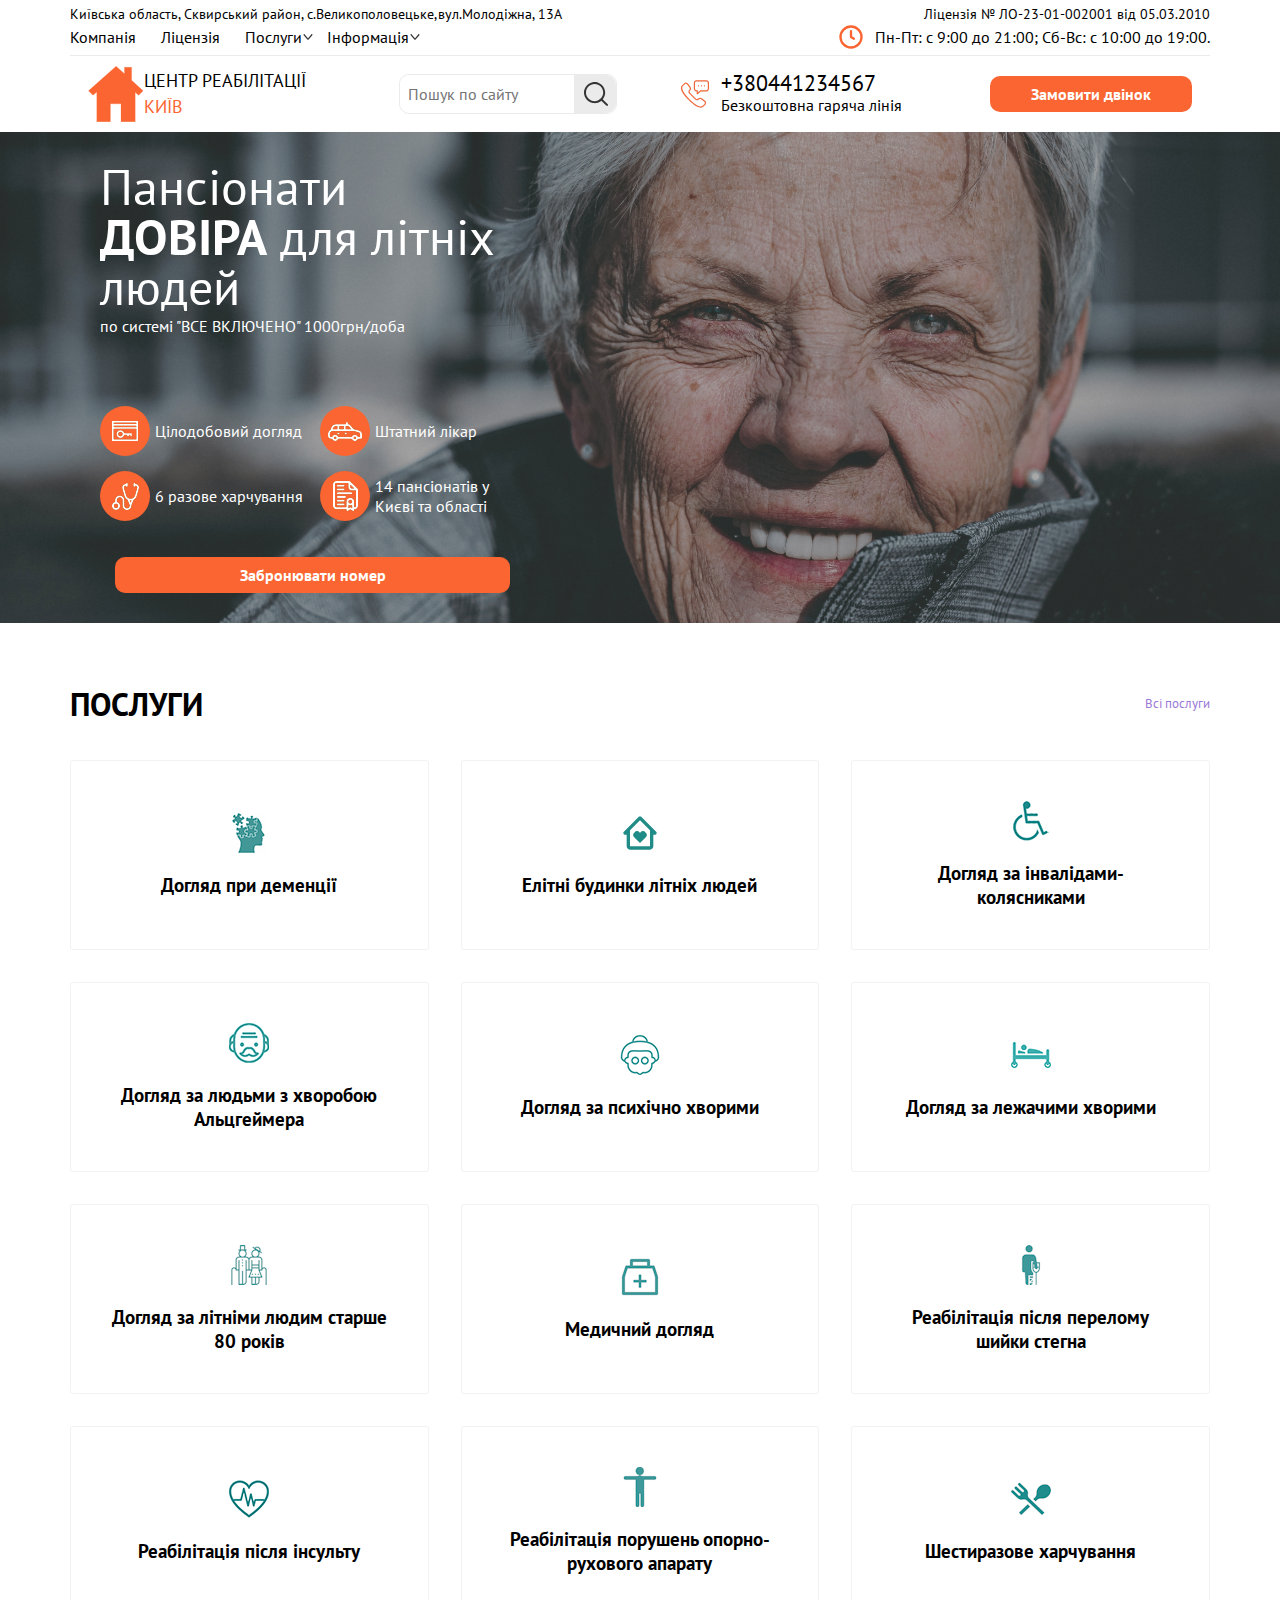
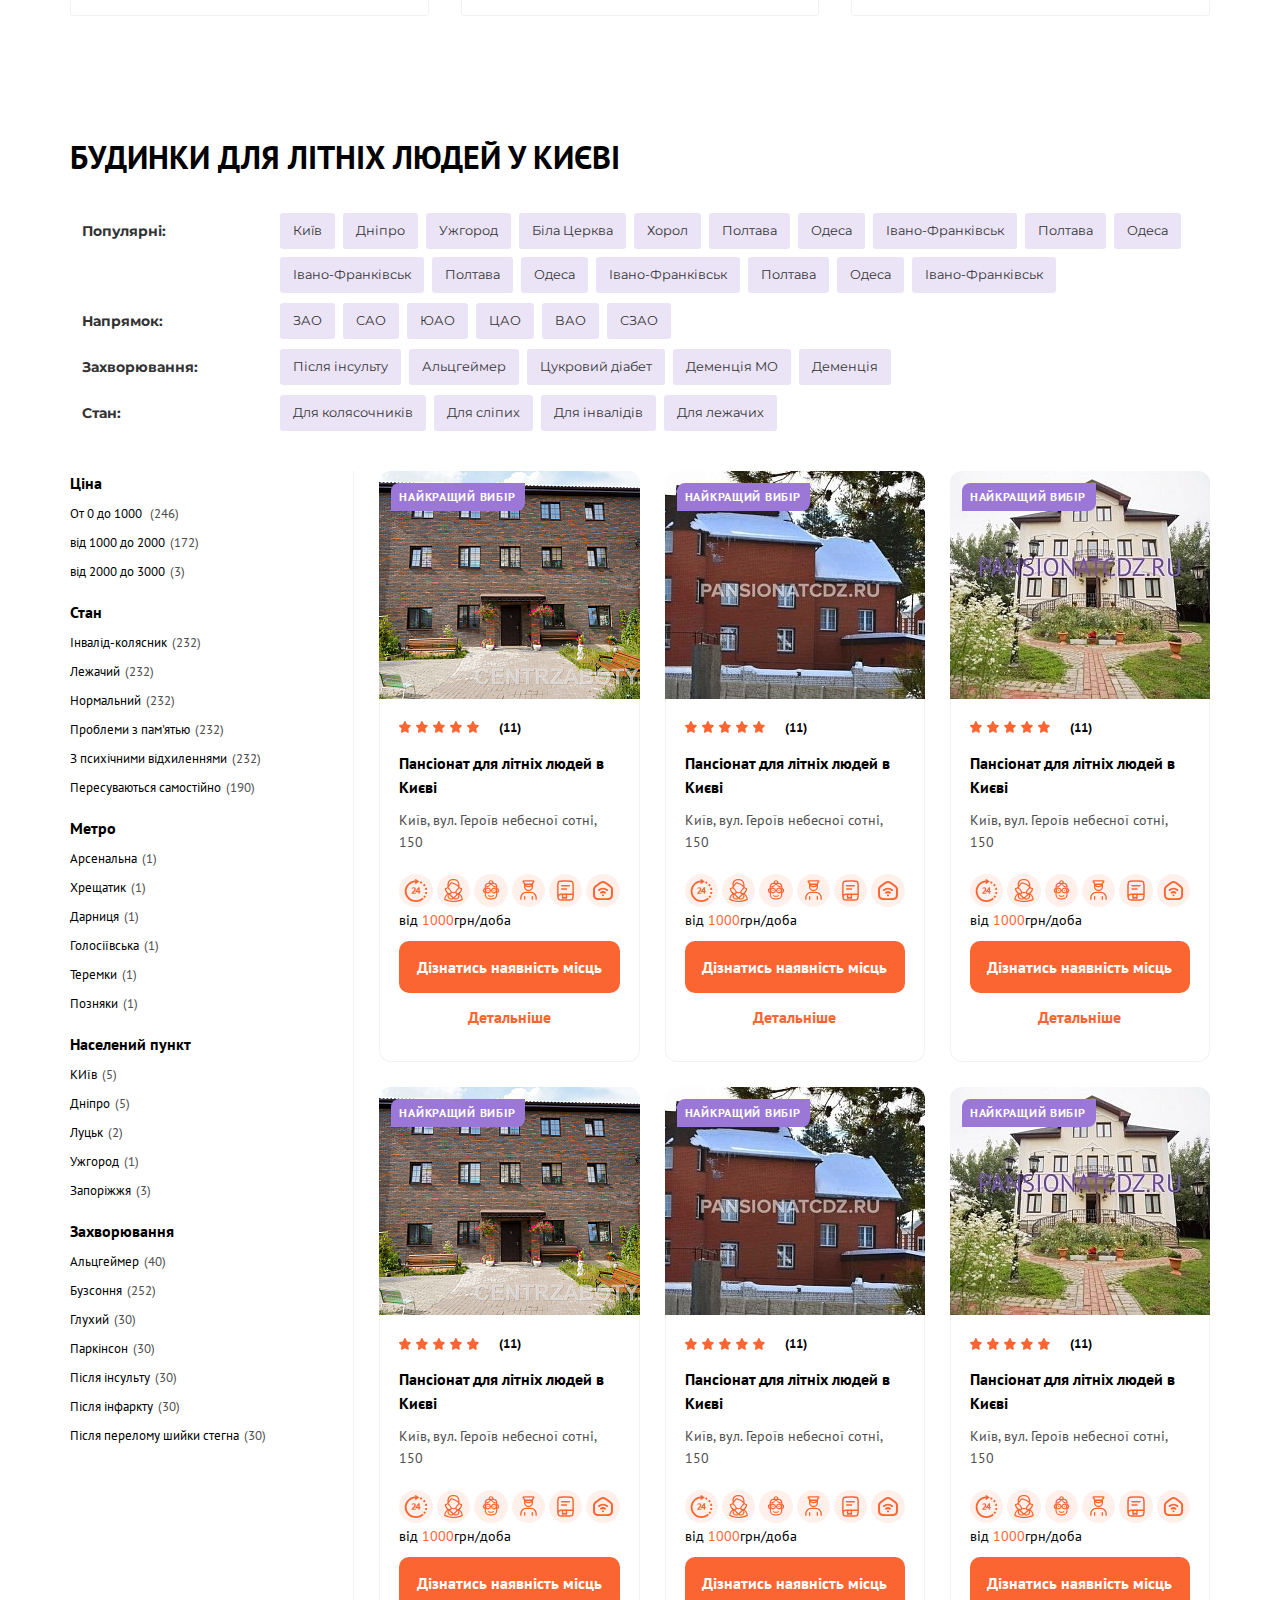
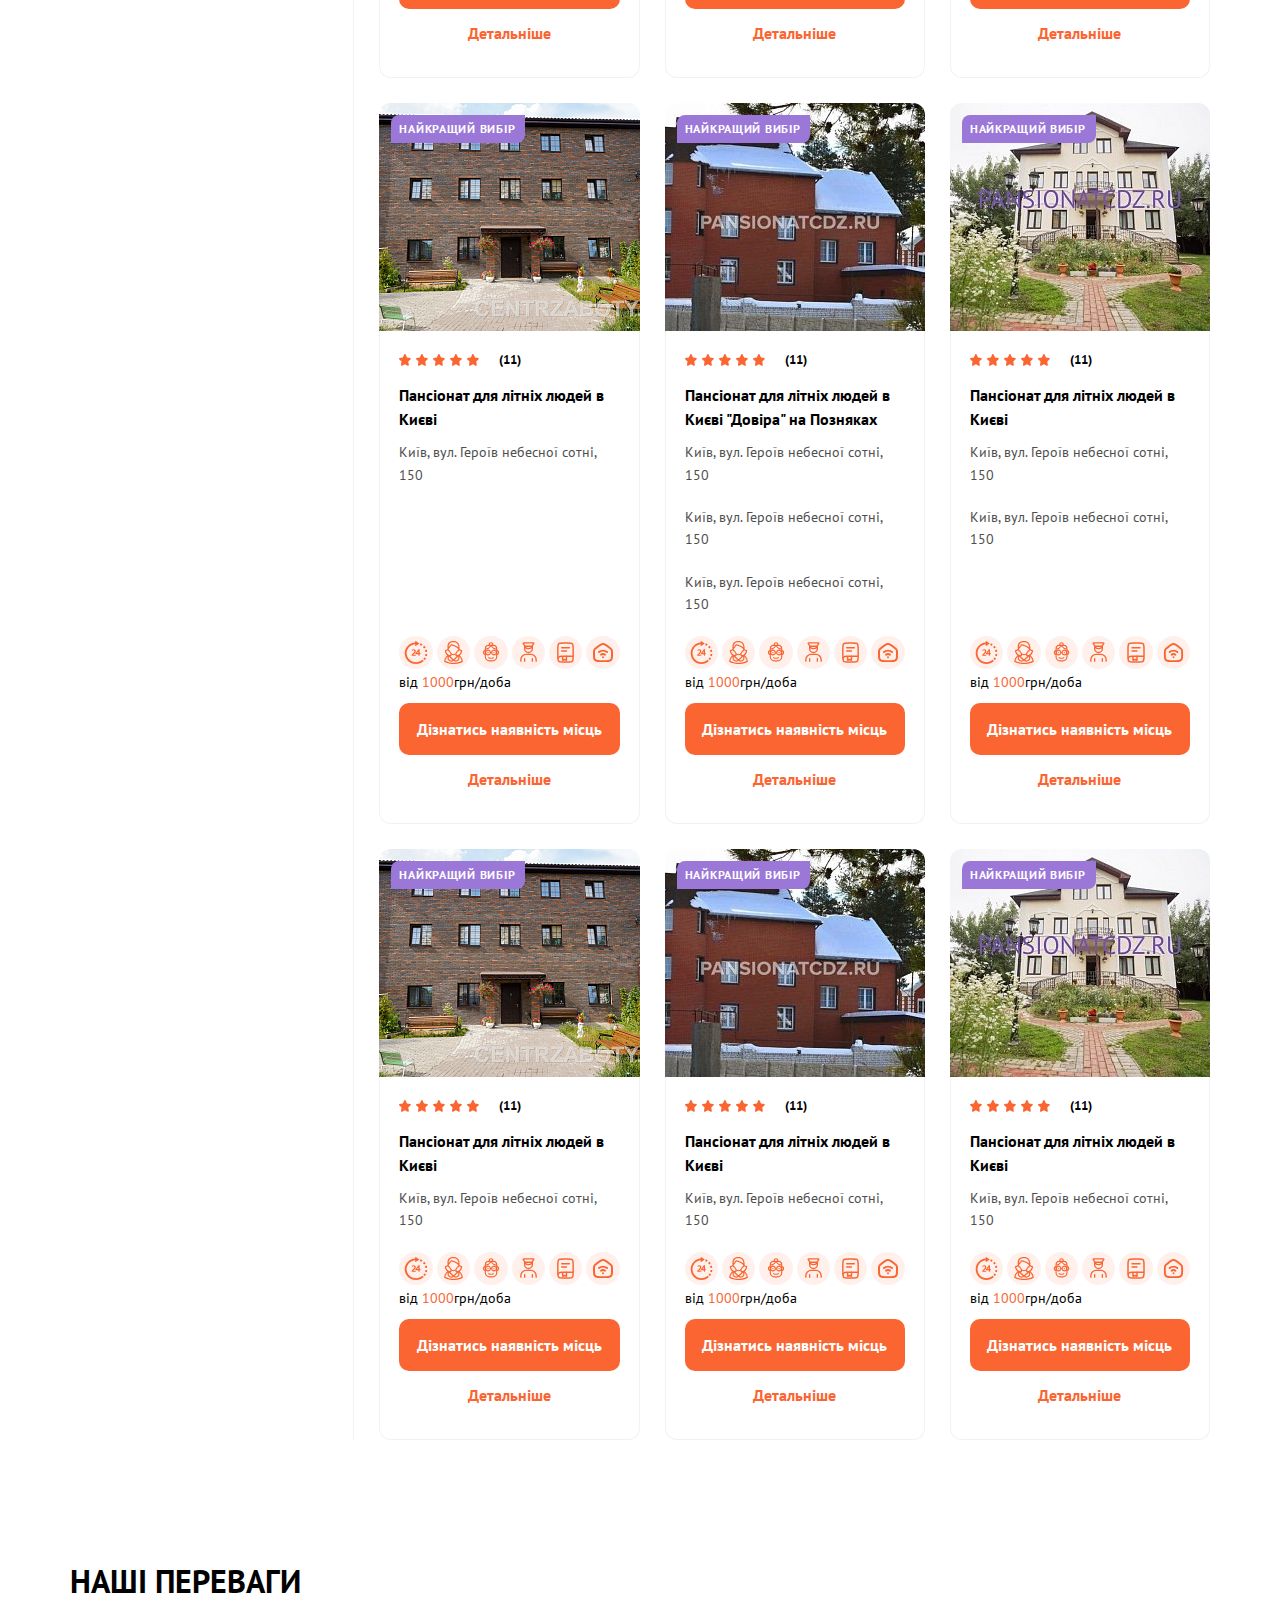
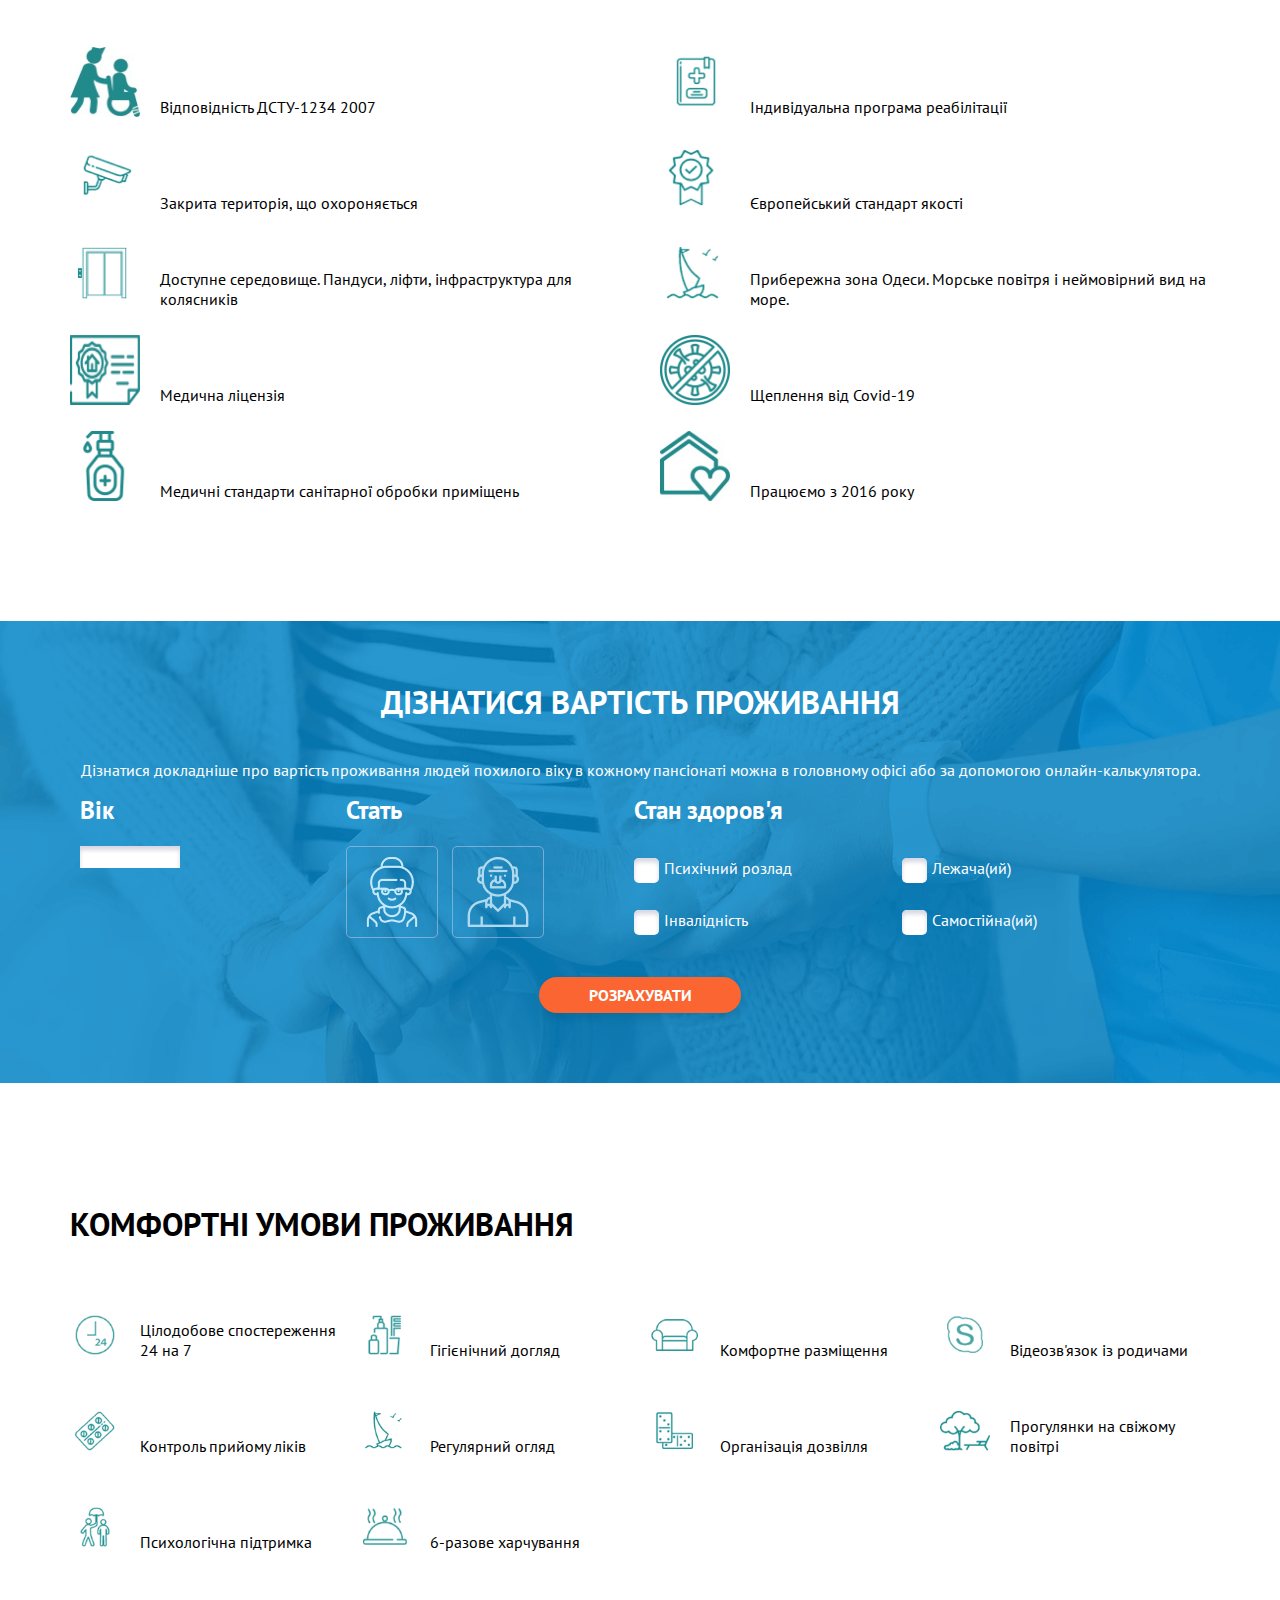
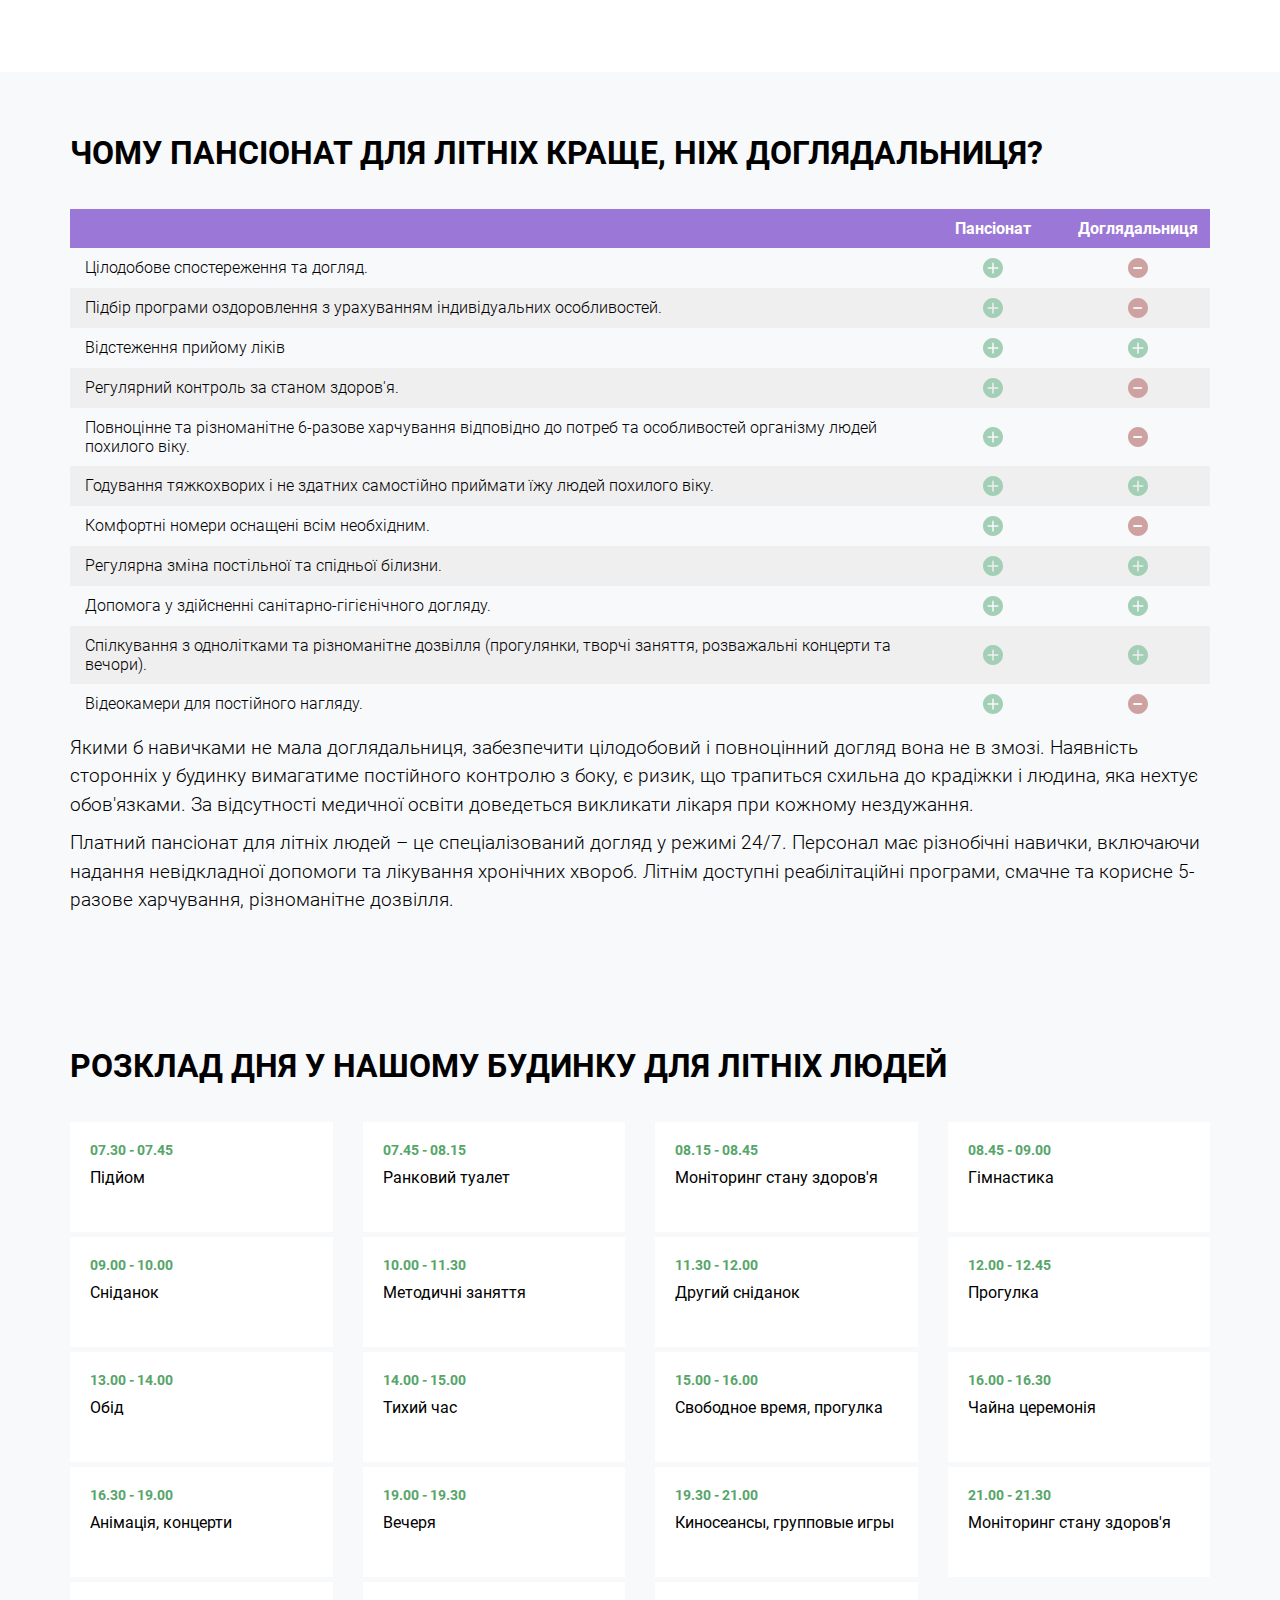
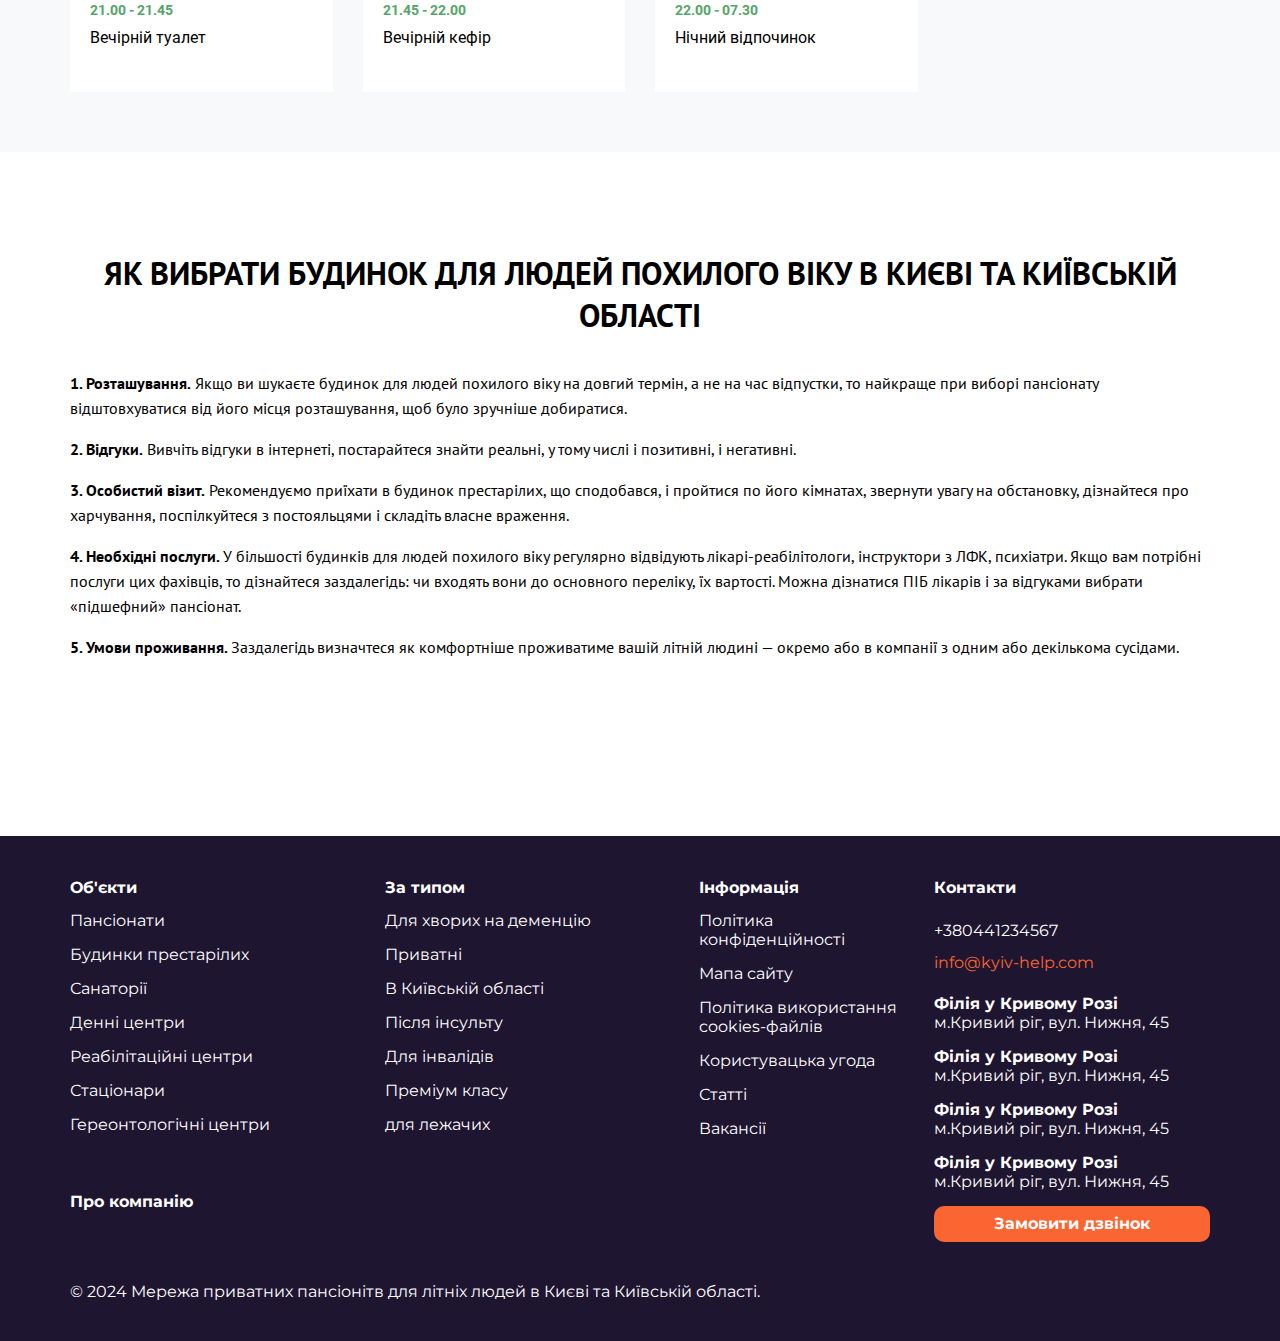
<file: index.html>
<!DOCTYPE html>
<html lang="en">
  <head>
    <meta charset="UTF-8" />
    <meta name="viewport" content="width=device-width, initial-scale=1.0" />
    <link rel="stylesheet" href="./assets/style/style.css" />
    <title>Document</title>
  </head>
  <body>
    <header class="header">
      <div class="container">
        <div class="header__container">
          <div class="header__container-top">
            <div class="header__container-top-text">
              <span
                >Київська область, Сквирський район,
                с.Великополовецьке,вул.Молодіжна, 13А</span
              >
              <span>Ліцензія № ЛО-23-01-002001 від 05.03.2010</span>
            </div>
            <div class="header__container-top-menu">
              <nav class="menu">
                <ul>
                  <li>
                    <a href="">Компанія</a>
                  </li>
                  <li>
                    <a href="">Ліцензія</a>
                  </li>
                  <li>
                    <a href="">Послуги</a>
                    <ul class="sub-menu">
                      <li><a href="">Реабілітація</a></li>
                    </ul>
                  </li>
                  <li>
                    <a href="">Інформація</a>
                    <ul class="sub-menu">
                      <li><a href="">Питання-відповідь</a></li>
                      <li><a href="">Види пансіонатів</a></li>
                      <li><a href="">Публікація та статті</a></li>
                    </ul>
                  </li>
                </ul>
              </nav>

              <span class="image-row">
                <img
                  src="./assets/images/clock.svg"
                  alt="Пн-Пт: с 9:00 до 21:00; Сб-Вс: с 10:00 до 19:00."
                />
                Пн-Пт: с 9:00 до 21:00; Сб-Вс: с 10:00 до 19:00.</span
              >
            </div>
          </div>
          <div class="header__container-bottom">
            <a href="#" class="logo">
              <img src="./assets/images/logo.svg" alt="" />
              <span>Центр реабілітації<span> Київ</span></span>
            </a>
            <form action="" class="search">
              <div class="search-wrap">
                <input
                  type="search"
                  name="search"
                  id=""
                  placeholder="Пошук по сайту"
                />
                <input type="submit" value="" />
              </div>
            </form>
            <div class="wrap">
              <img src="./assets/images/phone.svg" alt="+380441234567" />
              <a href="tel:+380441234567" class="wrap">
                +380441234567
                <span>Безкоштовна гаряча лінія</span>
              </a>
            </div>
            <a href="#" class="btn"> Замовити двінок </a>
          </div>
        </div>
      </div>
      <div class="header__container-navigation">
        <div class="container">
          <div class="header__container-navigation-wrapper">
            <div class="burgerBtn">
              <span class="btn-menu-line btn-menu-line1"></span>
              <span class="btn-menu-line btn-menu-line3"></span>
            </div>
            <form action="" class="search">
              <div class="search-wrap">
                <input
                  type="search"
                  name="search"
                  id=""
                  placeholder="Пошук по сайту"
                />
                <input type="submit" value="" />
              </div>
            </form>
            <nav class="menu">
              <ul>
                <li>
                  <a href="">Компанія</a>
                </li>
                <li>
                  <a href="">Ліцензія</a>
                </li>
                <li>
                  <a href="">Послуги</a>
                  <ul class="sub-menu">
                    <li><a href="">Реабілітація</a></li>
                  </ul>
                </li>
                <li>
                  <a href="">Інформація</a>
                  <ul class="sub-menu">
                    <li><a href="">Питання-відповідь</a></li>
                    <li><a href="">Види пансіонатів</a></li>
                    <li><a href="">Публікація та статті</a></li>
                  </ul>
                </li>
              </ul>
            </nav>
          </div>
        </div>
      </div>
    </header>
    <main>
      <section class="main mb-s">
        <div class="container">
          <div class="main__container">
            <div class="main__container-content">
              <h1>Пансіонати <span>Довіра</span> для літніх людей</h1>
              <p>по системі <span>"ВСЕ ВКЛЮЧЕНО"</span> 1000грн/доба</p>
              <div class="main__container-content-advantages">
                <div>
                  <div>
                    <img
                      src="./assets/images/main-icon1.png"
                      alt="Цілодобовий догляд"
                    />
                  </div>
                  <span>Цілодобовий догляд</span>
                </div>
                <div>
                  <div>
                    <img
                      src="./assets/images/main-icon2.png"
                      alt="Штатний лікар"
                    />
                  </div>
                  <span>Штатний лікар</span>
                </div>
                <div>
                  <div>
                    <img
                      src="./assets/images/main-icon3.png"
                      alt="6 разове харчування"
                    />
                  </div>
                  <span>6 разове харчування</span>
                </div>
                <div>
                  <div>
                    <img
                      src="./assets/images/main-icon4.png"
                      alt="14 пансіонатів у Києві та області"
                    />
                  </div>
                  <span>14 пансіонатів у Києві та області</span>
                </div>
              </div>
              <a href="#" class="btn">Забронювати номер</a>
            </div>
            <!-- <div class="main__container-img">
                        <img src="./assets/images/main-img.webp" alt="">
                    </div> -->
          </div>
        </div>
      </section>
      <section class="service mb-m">
        <div class="container">
          <div class="service__container">
            <div class="service__container-title title-row">
              <h2>послуги</h2>
              <a href="#"> Всі послуги</a>
            </div>
            <div class="service__container-wrap">
              <a href="#" class="service__container-wrap-item">
                <img
                  src="./assets/images/service-img1.png"
                  alt="Догляд при деменції"
                />
                <h3>Догляд при деменції</h3>
              </a>
              <a href="#" class="service__container-wrap-item">
                <img
                  src="./assets/images/service-img2.svg"
                  alt="Елітні будинки престарілих"
                />
                <h3>Елітні будинки літніх людей</h3>
              </a>
              <a href="#" class="service__container-wrap-item">
                <img
                  src="./assets/images/service-img3.png"
                  alt="Догляд за інвалідами-колясниками"
                />
                <h3>Догляд за інвалідами-колясниками</h3>
              </a>
              <a href="#" class="service__container-wrap-item">
                <img
                  src="./assets/images/service-img4.png"
                  alt="Догляд за людьми з хворобою Альцгеймера"
                />
                <h3>Догляд за людьми з хворобою Альцгеймера</h3>
              </a>
              <a href="#" class="service__container-wrap-item">
                <img
                  src="./assets/images/service-img5.png"
                  alt="Догляд за психічно хворими"
                />
                <h3>Догляд за психічно хворими</h3>
              </a>
              <a href="#" class="service__container-wrap-item">
                <img
                  src="./assets/images/service-img6.png"
                  alt="Догляд за лежачими хворими"
                />
                <h3>Догляд за лежачими хворими</h3>
              </a>
              <a href="#" class="service__container-wrap-item">
                <img
                  src="./assets/images/service-img7.png"
                  alt="Догляд за літніми людим старше 80 років"
                />
                <h3>Догляд за літніми людим старше 80 років</h3>
              </a>
              <a href="#" class="service__container-wrap-item">
                <img
                  src="./assets/images/service-img8.png"
                  alt="Медичний догляд"
                />
                <h3>Медичний догляд</h3>
              </a>
              <a href="#" class="service__container-wrap-item">
                <img
                  src="./assets/images/service-img9.png"
                  alt="Реабілітація після перелому шийки стегна"
                />
                <h3>Реабілітація після перелому шийки стегна</h3>
              </a>
              <a href="#" class="service__container-wrap-item">
                <img
                  src="./assets/images/service-img10.png"
                  alt="Реабілітація після інсульту"
                />
                <h3>Реабілітація після інсульту</h3>
              </a>
              <a href="#" class="service__container-wrap-item">
                <img
                  src="./assets/images/service-img11.png"
                  alt="Реабілітація порушеного опорно-рухового апарату"
                />
                <h3>Реабілітація порушень опорно-рухового апарату</h3>
              </a>
              <a href="#" class="service__container-wrap-item">
                <img
                  src="./assets/images/service-img12.png"
                  alt="Шестиразове харчування"
                />
                <h3>Шестиразове харчування</h3>
              </a>
            </div>
          </div>
        </div>
      </section>
      <section class="location mb-m">
        <div class="container">
          <div class="location__container">
            <div class="locatio__container-title title-row">
              <h2>Будинки для літніх людей у Києві</h2>
            </div>
            <div class="location__container-tags tags">
              <div class="location__container-tags-tag">
                <div class="location__container-tags-tag-title">Популярні:</div>
                <div class="location__container-tags-tag-list">
                  <a href="#" class="tag">Київ</a>
                  <a href="#" class="tag">Дніпро</a>
                  <a href="#" class="tag">Ужгород</a>
                  <a href="#" class="tag">Біла Церква</a>
                  <a href="#" class="tag">Хорол</a>
                  <a href="#" class="tag">Полтава</a>
                  <a href="#" class="tag">Одеса</a>
                  <a href="#" class="tag">Івано-Франківськ</a>
                  <a href="#" class="tag">Полтава</a>
                  <a href="#" class="tag">Одеса</a>
                  <a href="#" class="tag">Івано-Франківськ</a>
                  <a href="#" class="tag">Полтава</a>
                  <a href="#" class="tag">Одеса</a>
                  <a href="#" class="tag">Івано-Франківськ</a>
                  <a href="#" class="tag">Полтава</a>
                  <a href="#" class="tag">Одеса</a>
                  <a href="#" class="tag">Івано-Франківськ</a>
                </div>
              </div>
              <div class="location__container-tags-tag">
                <div class="location__container-tags-tag-title">Напрямок:</div>
                <div class="location__container-tags-tag-list">
                  <a href="#" class="tag">ЗАО</a>
                  <a href="#" class="tag">САО</a>
                  <a href="#" class="tag">ЮАО</a>
                  <a href="#" class="tag">ЦАО</a>
                  <a href="#" class="tag">ВАО</a>
                  <a href="#" class="tag">СЗАО</a>
                </div>
              </div>
              <div class="location__container-tags-tag">
                <div class="location__container-tags-tag-title">
                  Захворювання:
                </div>
                <div class="location__container-tags-tag-list">
                  <a href="#" class="tag">Після інсульту</a>
                  <a href="#" class="tag">Альцгеймер</a>
                  <a href="#" class="tag">Цукровий діабет</a>
                  <a href="#" class="tag">Деменція МО</a>
                  <a href="#" class="tag">Деменція</a>
                </div>
              </div>
              <div class="location__container-tags-tag">
                <div class="location__container-tags-tag-title">Стан:</div>
                <div class="location__container-tags-tag-list">
                  <a href="#" class="tag">Для колясочників</a>
                  <a href="#" class="tag">Для сліпих</a>
                  <a href="#" class="tag">Для інвалідів</a>
                  <a href="#" class="tag">Для лежачих</a>
                </div>
              </div>
            </div>
            <div class="location__container-wrap">
              <ul class="location__container-wrap-filter">
                <li>
                  <a href="#">Ціна</a>
                  <ul class="sub-menu">
                    <li>
                      <a href="">От 0 до 1000 <span>(246)</span></a>
                    </li>
                    <li>
                      <a href="">від 1000 до 2000<span>(172)</span></a>
                    </li>
                    <li>
                      <a href="">від 2000 до 3000<span>(3)</span></a>
                    </li>
                  </ul>
                </li>
                <li>
                  <a href="">Стан</a>
                  <ul class="sub-menu">
                    <li>
                      <a href="">Інвалід-колясник<span>(232)</span></a>
                    </li>
                    <li>
                      <a href="">Лежачий<span>(232)</span></a>
                    </li>
                    <li>
                      <a href="">Нормальний<span>(232)</span></a>
                    </li>
                    <li>
                      <a href="">Проблеми з пам'ятью<span>(232)</span></a>
                    </li>
                    <li>
                      <a href="">З психічними відхиленнями<span>(232)</span></a>
                    </li>
                    <li>
                      <a href="">Пересуваються самостійно<span>(190)</span></a>
                    </li>
                  </ul>
                </li>
                <li>
                  <a href="">Метро</a>
                  <ul class="sub-menu">
                    <li>
                      <a href="">Арсенальна<span>(1)</span></a>
                    </li>
                    <li>
                      <a href="">Хрещатик<span>(1)</span></a>
                    </li>
                    <li>
                      <a href="">Дарниця<span>(1)</span></a>
                    </li>
                    <li>
                      <a href="">Голосіївська<span>(1)</span></a>
                    </li>
                    <li>
                      <a href="">Теремки<span>(1)</span></a>
                    </li>
                    <li>
                      <a href="">Позняки<span>(1)</span></a>
                    </li>
                  </ul>
                </li>
                <li>
                  <a href="">Населений пункт</a>
                  <ul class="sub-menu">
                    <li>
                      <a href="">КИїв<span>(5)</span></a>
                    </li>
                    <li>
                      <a href="">Дніпро<span>(5)</span></a>
                    </li>
                    <li>
                      <a href="">Луцьк<span>(2)</span></a>
                    </li>
                    <li>
                      <a href="">Ужгород<span>(1)</span></a>
                    </li>
                    <li>
                      <a href="">Запоріжжя<span>(3)</span></a>
                    </li>
                  </ul>
                </li>
                <li>
                  <a href="">Захворювання</a>
                  <ul class="sub-menu">
                    <li>
                      <a href="">Альцгеймер<span>(40)</span></a>
                    </li>
                    <li>
                      <a href="">Бузсоння<span>(252)</span></a>
                    </li>
                    <li>
                      <a href="">Глухий<span>(30)</span></a>
                    </li>
                    <li>
                      <a href="">Паркінсон<span>(30)</span></a>
                    </li>
                    <li>
                      <a href="">Після інсульту<span>(30)</span></a>
                    </li>
                    <li>
                      <a href="">Після інфаркту<span>(30)</span></a>
                    </li>
                    <li>
                      <a href=""
                        >Після перелому шийки стегна<span>(30)</span></a
                      >
                    </li>
                  </ul>
                </li>
              </ul>
              <div class="location__container-list">
                <div class="location__container-list-item">
                  <a href="#" class="location__container-list-item-link">
                    <img
                      src="./assets/images/location-img1.jpg"
                      alt="Пансіонат для літніх людей в Києві"
                    />
                    <span class="choice">Найкращий вибір</span>
                  </a>
                  <div class="location__container-list-item-content">
                    <div class="stars">
                      <svg
                        version="1.0"
                        id="Layer_1"
                        xmlns="http://www.w3.org/2000/svg"
                        xmlns:xlink="http://www.w3.org/1999/xlink"
                        width="65px"
                        height="65px"
                        viewBox="0 0 64 64"
                        enable-background="new 0 0 64 64"
                        xml:space="preserve"
                        fill="rgb(250, 101, 49)"
                      >
                        <g id="SVGRepo_bgCarrier" stroke-width="0"></g>
                        <g
                          id="SVGRepo_tracerCarrier"
                          stroke-linecap="round"
                          stroke-linejoin="round"
                        ></g>
                        <g id="SVGRepo_iconCarrier">
                          <path
                            fill="rgb(250, 101, 49)"
                            d="M62.799,23.737c-0.47-1.399-1.681-2.419-3.139-2.642l-16.969-2.593L35.069,2.265 C34.419,0.881,33.03,0,31.504,0c-1.527,0-2.915,0.881-3.565,2.265l-7.623,16.238L3.347,21.096c-1.458,0.223-2.669,1.242-3.138,2.642 c-0.469,1.4-0.115,2.942,0.916,4l12.392,12.707l-2.935,17.977c-0.242,1.488,0.389,2.984,1.62,3.854 c1.23,0.87,2.854,0.958,4.177,0.228l15.126-8.365l15.126,8.365c0.597,0.33,1.254,0.492,1.908,0.492c0.796,0,1.592-0.242,2.269-0.72 c1.231-0.869,1.861-2.365,1.619-3.854l-2.935-17.977l12.393-12.707C62.914,26.68,63.268,25.138,62.799,23.737z"
                          ></path>
                        </g>
                      </svg>
                      <svg
                        version="1.0"
                        id="Layer_1"
                        xmlns="http://www.w3.org/2000/svg"
                        xmlns:xlink="http://www.w3.org/1999/xlink"
                        width="65px"
                        height="65px"
                        viewBox="0 0 64 64"
                        enable-background="new 0 0 64 64"
                        xml:space="preserve"
                        fill="rgb(250, 101, 49)"
                      >
                        <g id="SVGRepo_bgCarrier" stroke-width="0"></g>
                        <g
                          id="SVGRepo_tracerCarrier"
                          stroke-linecap="round"
                          stroke-linejoin="round"
                        ></g>
                        <g id="SVGRepo_iconCarrier">
                          <path
                            fill="rgb(250, 101, 49)"
                            d="M62.799,23.737c-0.47-1.399-1.681-2.419-3.139-2.642l-16.969-2.593L35.069,2.265 C34.419,0.881,33.03,0,31.504,0c-1.527,0-2.915,0.881-3.565,2.265l-7.623,16.238L3.347,21.096c-1.458,0.223-2.669,1.242-3.138,2.642 c-0.469,1.4-0.115,2.942,0.916,4l12.392,12.707l-2.935,17.977c-0.242,1.488,0.389,2.984,1.62,3.854 c1.23,0.87,2.854,0.958,4.177,0.228l15.126-8.365l15.126,8.365c0.597,0.33,1.254,0.492,1.908,0.492c0.796,0,1.592-0.242,2.269-0.72 c1.231-0.869,1.861-2.365,1.619-3.854l-2.935-17.977l12.393-12.707C62.914,26.68,63.268,25.138,62.799,23.737z"
                          ></path>
                        </g>
                      </svg>
                      <svg
                        version="1.0"
                        id="Layer_1"
                        xmlns="http://www.w3.org/2000/svg"
                        xmlns:xlink="http://www.w3.org/1999/xlink"
                        width="65px"
                        height="65px"
                        viewBox="0 0 64 64"
                        enable-background="new 0 0 64 64"
                        xml:space="preserve"
                        fill="rgb(250, 101, 49)"
                      >
                        <g id="SVGRepo_bgCarrier" stroke-width="0"></g>
                        <g
                          id="SVGRepo_tracerCarrier"
                          stroke-linecap="round"
                          stroke-linejoin="round"
                        ></g>
                        <g id="SVGRepo_iconCarrier">
                          <path
                            fill="rgb(250, 101, 49)"
                            d="M62.799,23.737c-0.47-1.399-1.681-2.419-3.139-2.642l-16.969-2.593L35.069,2.265 C34.419,0.881,33.03,0,31.504,0c-1.527,0-2.915,0.881-3.565,2.265l-7.623,16.238L3.347,21.096c-1.458,0.223-2.669,1.242-3.138,2.642 c-0.469,1.4-0.115,2.942,0.916,4l12.392,12.707l-2.935,17.977c-0.242,1.488,0.389,2.984,1.62,3.854 c1.23,0.87,2.854,0.958,4.177,0.228l15.126-8.365l15.126,8.365c0.597,0.33,1.254,0.492,1.908,0.492c0.796,0,1.592-0.242,2.269-0.72 c1.231-0.869,1.861-2.365,1.619-3.854l-2.935-17.977l12.393-12.707C62.914,26.68,63.268,25.138,62.799,23.737z"
                          ></path>
                        </g>
                      </svg>
                      <svg
                        version="1.0"
                        id="Layer_1"
                        xmlns="http://www.w3.org/2000/svg"
                        xmlns:xlink="http://www.w3.org/1999/xlink"
                        width="65px"
                        height="65px"
                        viewBox="0 0 64 64"
                        enable-background="new 0 0 64 64"
                        xml:space="preserve"
                        fill="rgb(250, 101, 49)"
                      >
                        <g id="SVGRepo_bgCarrier" stroke-width="0"></g>
                        <g
                          id="SVGRepo_tracerCarrier"
                          stroke-linecap="round"
                          stroke-linejoin="round"
                        ></g>
                        <g id="SVGRepo_iconCarrier">
                          <path
                            fill="rgb(250, 101, 49)"
                            d="M62.799,23.737c-0.47-1.399-1.681-2.419-3.139-2.642l-16.969-2.593L35.069,2.265 C34.419,0.881,33.03,0,31.504,0c-1.527,0-2.915,0.881-3.565,2.265l-7.623,16.238L3.347,21.096c-1.458,0.223-2.669,1.242-3.138,2.642 c-0.469,1.4-0.115,2.942,0.916,4l12.392,12.707l-2.935,17.977c-0.242,1.488,0.389,2.984,1.62,3.854 c1.23,0.87,2.854,0.958,4.177,0.228l15.126-8.365l15.126,8.365c0.597,0.33,1.254,0.492,1.908,0.492c0.796,0,1.592-0.242,2.269-0.72 c1.231-0.869,1.861-2.365,1.619-3.854l-2.935-17.977l12.393-12.707C62.914,26.68,63.268,25.138,62.799,23.737z"
                          ></path>
                        </g>
                      </svg>
                      <svg
                        version="1.0"
                        id="Layer_1"
                        xmlns="http://www.w3.org/2000/svg"
                        xmlns:xlink="http://www.w3.org/1999/xlink"
                        width="65px"
                        height="65px"
                        viewBox="0 0 64 64"
                        enable-background="new 0 0 64 64"
                        xml:space="preserve"
                        fill="rgb(250, 101, 49)"
                      >
                        <g id="SVGRepo_bgCarrier" stroke-width="0"></g>
                        <g
                          id="SVGRepo_tracerCarrier"
                          stroke-linecap="round"
                          stroke-linejoin="round"
                        ></g>
                        <g id="SVGRepo_iconCarrier">
                          <path
                            fill="rgb(250, 101, 49)"
                            d="M62.799,23.737c-0.47-1.399-1.681-2.419-3.139-2.642l-16.969-2.593L35.069,2.265 C34.419,0.881,33.03,0,31.504,0c-1.527,0-2.915,0.881-3.565,2.265l-7.623,16.238L3.347,21.096c-1.458,0.223-2.669,1.242-3.138,2.642 c-0.469,1.4-0.115,2.942,0.916,4l12.392,12.707l-2.935,17.977c-0.242,1.488,0.389,2.984,1.62,3.854 c1.23,0.87,2.854,0.958,4.177,0.228l15.126-8.365l15.126,8.365c0.597,0.33,1.254,0.492,1.908,0.492c0.796,0,1.592-0.242,2.269-0.72 c1.231-0.869,1.861-2.365,1.619-3.854l-2.935-17.977l12.393-12.707C62.914,26.68,63.268,25.138,62.799,23.737z"
                          ></path>
                        </g>
                      </svg>
                      <span>(11)</span>
                    </div>
                    <a href="">Пансіонат для літніх людей в Києві</a>
                    <p>Київ, вул. Героїв небесної сотні, 150</p>
                    <div class="icons-wrap">
                      <a href="#">
                        <img
                          src="./assets/images/24-hours-support-svgrepo-com.svg"
                          alt="24-hours-support"
                        />
                      </a>
                      <a href="#">
                        <img
                          src="./assets/images/woman-svgrepo-com.svg"
                          alt="woman"
                        />
                      </a>
                      <a href="#">
                        <img
                          src="./assets/images/grandma-grandmother-svgrepo-com.svg"
                          alt="grandmother"
                        />
                      </a>
                      <a href="#">
                        <img
                          src="./assets/images/police-security-policeman-svgrepo-com.svg"
                          alt="grandpa"
                        />
                      </a>
                      <a href="#">
                        <img
                          src="./assets/images/book-bookmark-svgrepo-com.svg"
                          alt="book"
                        />
                      </a>
                      <a href="#">
                        <img
                          src="./assets/images/house-wifi-svgrepo-com.svg"
                          alt="amenities"
                        />
                      </a>
                    </div>
                    <span>від <span>1000</span>грн/доба</span>
                    <a href="./pension-single.html" class="btn"
                      >Дізнатись наявність місць</a
                    >
                    <a href="./pension-single.html" class="more">Детальніше</a>
                  </div>
                </div>
                <div class="location__container-list-item">
                  <a href="#" class="location__container-list-item-link">
                    <img
                      src="./assets/images/location-img2.jpg"
                      alt="Пансіонат для літніх людей в Києві"
                    />
                    <span class="choice">Найкращий вибір</span>
                  </a>
                  <div class="location__container-list-item-content">
                    <div class="stars">
                      <svg
                        version="1.0"
                        id="Layer_1"
                        xmlns="http://www.w3.org/2000/svg"
                        xmlns:xlink="http://www.w3.org/1999/xlink"
                        width="65px"
                        height="65px"
                        viewBox="0 0 64 64"
                        enable-background="new 0 0 64 64"
                        xml:space="preserve"
                        fill="rgb(250, 101, 49)"
                      >
                        <g id="SVGRepo_bgCarrier" stroke-width="0"></g>
                        <g
                          id="SVGRepo_tracerCarrier"
                          stroke-linecap="round"
                          stroke-linejoin="round"
                        ></g>
                        <g id="SVGRepo_iconCarrier">
                          <path
                            fill="rgb(250, 101, 49)"
                            d="M62.799,23.737c-0.47-1.399-1.681-2.419-3.139-2.642l-16.969-2.593L35.069,2.265 C34.419,0.881,33.03,0,31.504,0c-1.527,0-2.915,0.881-3.565,2.265l-7.623,16.238L3.347,21.096c-1.458,0.223-2.669,1.242-3.138,2.642 c-0.469,1.4-0.115,2.942,0.916,4l12.392,12.707l-2.935,17.977c-0.242,1.488,0.389,2.984,1.62,3.854 c1.23,0.87,2.854,0.958,4.177,0.228l15.126-8.365l15.126,8.365c0.597,0.33,1.254,0.492,1.908,0.492c0.796,0,1.592-0.242,2.269-0.72 c1.231-0.869,1.861-2.365,1.619-3.854l-2.935-17.977l12.393-12.707C62.914,26.68,63.268,25.138,62.799,23.737z"
                          ></path>
                        </g>
                      </svg>
                      <svg
                        version="1.0"
                        id="Layer_1"
                        xmlns="http://www.w3.org/2000/svg"
                        xmlns:xlink="http://www.w3.org/1999/xlink"
                        width="65px"
                        height="65px"
                        viewBox="0 0 64 64"
                        enable-background="new 0 0 64 64"
                        xml:space="preserve"
                        fill="rgb(250, 101, 49)"
                      >
                        <g id="SVGRepo_bgCarrier" stroke-width="0"></g>
                        <g
                          id="SVGRepo_tracerCarrier"
                          stroke-linecap="round"
                          stroke-linejoin="round"
                        ></g>
                        <g id="SVGRepo_iconCarrier">
                          <path
                            fill="rgb(250, 101, 49)"
                            d="M62.799,23.737c-0.47-1.399-1.681-2.419-3.139-2.642l-16.969-2.593L35.069,2.265 C34.419,0.881,33.03,0,31.504,0c-1.527,0-2.915,0.881-3.565,2.265l-7.623,16.238L3.347,21.096c-1.458,0.223-2.669,1.242-3.138,2.642 c-0.469,1.4-0.115,2.942,0.916,4l12.392,12.707l-2.935,17.977c-0.242,1.488,0.389,2.984,1.62,3.854 c1.23,0.87,2.854,0.958,4.177,0.228l15.126-8.365l15.126,8.365c0.597,0.33,1.254,0.492,1.908,0.492c0.796,0,1.592-0.242,2.269-0.72 c1.231-0.869,1.861-2.365,1.619-3.854l-2.935-17.977l12.393-12.707C62.914,26.68,63.268,25.138,62.799,23.737z"
                          ></path>
                        </g>
                      </svg>
                      <svg
                        version="1.0"
                        id="Layer_1"
                        xmlns="http://www.w3.org/2000/svg"
                        xmlns:xlink="http://www.w3.org/1999/xlink"
                        width="65px"
                        height="65px"
                        viewBox="0 0 64 64"
                        enable-background="new 0 0 64 64"
                        xml:space="preserve"
                        fill="rgb(250, 101, 49)"
                      >
                        <g id="SVGRepo_bgCarrier" stroke-width="0"></g>
                        <g
                          id="SVGRepo_tracerCarrier"
                          stroke-linecap="round"
                          stroke-linejoin="round"
                        ></g>
                        <g id="SVGRepo_iconCarrier">
                          <path
                            fill="rgb(250, 101, 49)"
                            d="M62.799,23.737c-0.47-1.399-1.681-2.419-3.139-2.642l-16.969-2.593L35.069,2.265 C34.419,0.881,33.03,0,31.504,0c-1.527,0-2.915,0.881-3.565,2.265l-7.623,16.238L3.347,21.096c-1.458,0.223-2.669,1.242-3.138,2.642 c-0.469,1.4-0.115,2.942,0.916,4l12.392,12.707l-2.935,17.977c-0.242,1.488,0.389,2.984,1.62,3.854 c1.23,0.87,2.854,0.958,4.177,0.228l15.126-8.365l15.126,8.365c0.597,0.33,1.254,0.492,1.908,0.492c0.796,0,1.592-0.242,2.269-0.72 c1.231-0.869,1.861-2.365,1.619-3.854l-2.935-17.977l12.393-12.707C62.914,26.68,63.268,25.138,62.799,23.737z"
                          ></path>
                        </g>
                      </svg>
                      <svg
                        version="1.0"
                        id="Layer_1"
                        xmlns="http://www.w3.org/2000/svg"
                        xmlns:xlink="http://www.w3.org/1999/xlink"
                        width="65px"
                        height="65px"
                        viewBox="0 0 64 64"
                        enable-background="new 0 0 64 64"
                        xml:space="preserve"
                        fill="rgb(250, 101, 49)"
                      >
                        <g id="SVGRepo_bgCarrier" stroke-width="0"></g>
                        <g
                          id="SVGRepo_tracerCarrier"
                          stroke-linecap="round"
                          stroke-linejoin="round"
                        ></g>
                        <g id="SVGRepo_iconCarrier">
                          <path
                            fill="rgb(250, 101, 49)"
                            d="M62.799,23.737c-0.47-1.399-1.681-2.419-3.139-2.642l-16.969-2.593L35.069,2.265 C34.419,0.881,33.03,0,31.504,0c-1.527,0-2.915,0.881-3.565,2.265l-7.623,16.238L3.347,21.096c-1.458,0.223-2.669,1.242-3.138,2.642 c-0.469,1.4-0.115,2.942,0.916,4l12.392,12.707l-2.935,17.977c-0.242,1.488,0.389,2.984,1.62,3.854 c1.23,0.87,2.854,0.958,4.177,0.228l15.126-8.365l15.126,8.365c0.597,0.33,1.254,0.492,1.908,0.492c0.796,0,1.592-0.242,2.269-0.72 c1.231-0.869,1.861-2.365,1.619-3.854l-2.935-17.977l12.393-12.707C62.914,26.68,63.268,25.138,62.799,23.737z"
                          ></path>
                        </g>
                      </svg>
                      <svg
                        version="1.0"
                        id="Layer_1"
                        xmlns="http://www.w3.org/2000/svg"
                        xmlns:xlink="http://www.w3.org/1999/xlink"
                        width="65px"
                        height="65px"
                        viewBox="0 0 64 64"
                        enable-background="new 0 0 64 64"
                        xml:space="preserve"
                        fill="rgb(250, 101, 49)"
                      >
                        <g id="SVGRepo_bgCarrier" stroke-width="0"></g>
                        <g
                          id="SVGRepo_tracerCarrier"
                          stroke-linecap="round"
                          stroke-linejoin="round"
                        ></g>
                        <g id="SVGRepo_iconCarrier">
                          <path
                            fill="rgb(250, 101, 49)"
                            d="M62.799,23.737c-0.47-1.399-1.681-2.419-3.139-2.642l-16.969-2.593L35.069,2.265 C34.419,0.881,33.03,0,31.504,0c-1.527,0-2.915,0.881-3.565,2.265l-7.623,16.238L3.347,21.096c-1.458,0.223-2.669,1.242-3.138,2.642 c-0.469,1.4-0.115,2.942,0.916,4l12.392,12.707l-2.935,17.977c-0.242,1.488,0.389,2.984,1.62,3.854 c1.23,0.87,2.854,0.958,4.177,0.228l15.126-8.365l15.126,8.365c0.597,0.33,1.254,0.492,1.908,0.492c0.796,0,1.592-0.242,2.269-0.72 c1.231-0.869,1.861-2.365,1.619-3.854l-2.935-17.977l12.393-12.707C62.914,26.68,63.268,25.138,62.799,23.737z"
                          ></path>
                        </g>
                      </svg>
                      <span>(11)</span>
                    </div>
                    <a href="">Пансіонат для літніх людей в Києві</a>
                    <p>Київ, вул. Героїв небесної сотні, 150</p>
                    <div class="icons-wrap">
                      <a href="#">
                        <img
                          src="./assets/images/24-hours-support-svgrepo-com.svg"
                          alt="24-hours-support"
                        />
                      </a>
                      <a href="#">
                        <img
                          src="./assets/images/woman-svgrepo-com.svg"
                          alt="woman"
                        />
                      </a>
                      <a href="#">
                        <img
                          src="./assets/images/grandma-grandmother-svgrepo-com.svg"
                          alt="grandmother"
                        />
                      </a>
                      <a href="#">
                        <img
                          src="./assets/images/police-security-policeman-svgrepo-com.svg"
                          alt="grandpa"
                        />
                      </a>
                      <a href="#">
                        <img
                          src="./assets/images/book-bookmark-svgrepo-com.svg"
                          alt="book"
                        />
                      </a>
                      <a href="#">
                        <img
                          src="./assets/images/house-wifi-svgrepo-com.svg"
                          alt="amenities"
                        />
                      </a>
                    </div>
                    <span>від <span>1000</span>грн/доба</span>
                    <a href="" class="btn">Дізнатись наявність місць</a>
                    <a href="" class="more">Детальніше</a>
                  </div>
                </div>
                <div class="location__container-list-item">
                  <a href="#" class="location__container-list-item-link">
                    <img
                      src="./assets/images/location-img3.jpg"
                      alt="Пансіонат для літніх людей в Києві"
                    />
                    <span class="choice">Найкращий вибір</span>
                  </a>
                  <div class="location__container-list-item-content">
                    <div class="stars">
                      <svg
                        version="1.0"
                        id="Layer_1"
                        xmlns="http://www.w3.org/2000/svg"
                        xmlns:xlink="http://www.w3.org/1999/xlink"
                        width="65px"
                        height="65px"
                        viewBox="0 0 64 64"
                        enable-background="new 0 0 64 64"
                        xml:space="preserve"
                        fill="rgb(250, 101, 49)"
                      >
                        <g id="SVGRepo_bgCarrier" stroke-width="0"></g>
                        <g
                          id="SVGRepo_tracerCarrier"
                          stroke-linecap="round"
                          stroke-linejoin="round"
                        ></g>
                        <g id="SVGRepo_iconCarrier">
                          <path
                            fill="rgb(250, 101, 49)"
                            d="M62.799,23.737c-0.47-1.399-1.681-2.419-3.139-2.642l-16.969-2.593L35.069,2.265 C34.419,0.881,33.03,0,31.504,0c-1.527,0-2.915,0.881-3.565,2.265l-7.623,16.238L3.347,21.096c-1.458,0.223-2.669,1.242-3.138,2.642 c-0.469,1.4-0.115,2.942,0.916,4l12.392,12.707l-2.935,17.977c-0.242,1.488,0.389,2.984,1.62,3.854 c1.23,0.87,2.854,0.958,4.177,0.228l15.126-8.365l15.126,8.365c0.597,0.33,1.254,0.492,1.908,0.492c0.796,0,1.592-0.242,2.269-0.72 c1.231-0.869,1.861-2.365,1.619-3.854l-2.935-17.977l12.393-12.707C62.914,26.68,63.268,25.138,62.799,23.737z"
                          ></path>
                        </g>
                      </svg>
                      <svg
                        version="1.0"
                        id="Layer_1"
                        xmlns="http://www.w3.org/2000/svg"
                        xmlns:xlink="http://www.w3.org/1999/xlink"
                        width="65px"
                        height="65px"
                        viewBox="0 0 64 64"
                        enable-background="new 0 0 64 64"
                        xml:space="preserve"
                        fill="rgb(250, 101, 49)"
                      >
                        <g id="SVGRepo_bgCarrier" stroke-width="0"></g>
                        <g
                          id="SVGRepo_tracerCarrier"
                          stroke-linecap="round"
                          stroke-linejoin="round"
                        ></g>
                        <g id="SVGRepo_iconCarrier">
                          <path
                            fill="rgb(250, 101, 49)"
                            d="M62.799,23.737c-0.47-1.399-1.681-2.419-3.139-2.642l-16.969-2.593L35.069,2.265 C34.419,0.881,33.03,0,31.504,0c-1.527,0-2.915,0.881-3.565,2.265l-7.623,16.238L3.347,21.096c-1.458,0.223-2.669,1.242-3.138,2.642 c-0.469,1.4-0.115,2.942,0.916,4l12.392,12.707l-2.935,17.977c-0.242,1.488,0.389,2.984,1.62,3.854 c1.23,0.87,2.854,0.958,4.177,0.228l15.126-8.365l15.126,8.365c0.597,0.33,1.254,0.492,1.908,0.492c0.796,0,1.592-0.242,2.269-0.72 c1.231-0.869,1.861-2.365,1.619-3.854l-2.935-17.977l12.393-12.707C62.914,26.68,63.268,25.138,62.799,23.737z"
                          ></path>
                        </g>
                      </svg>
                      <svg
                        version="1.0"
                        id="Layer_1"
                        xmlns="http://www.w3.org/2000/svg"
                        xmlns:xlink="http://www.w3.org/1999/xlink"
                        width="65px"
                        height="65px"
                        viewBox="0 0 64 64"
                        enable-background="new 0 0 64 64"
                        xml:space="preserve"
                        fill="rgb(250, 101, 49)"
                      >
                        <g id="SVGRepo_bgCarrier" stroke-width="0"></g>
                        <g
                          id="SVGRepo_tracerCarrier"
                          stroke-linecap="round"
                          stroke-linejoin="round"
                        ></g>
                        <g id="SVGRepo_iconCarrier">
                          <path
                            fill="rgb(250, 101, 49)"
                            d="M62.799,23.737c-0.47-1.399-1.681-2.419-3.139-2.642l-16.969-2.593L35.069,2.265 C34.419,0.881,33.03,0,31.504,0c-1.527,0-2.915,0.881-3.565,2.265l-7.623,16.238L3.347,21.096c-1.458,0.223-2.669,1.242-3.138,2.642 c-0.469,1.4-0.115,2.942,0.916,4l12.392,12.707l-2.935,17.977c-0.242,1.488,0.389,2.984,1.62,3.854 c1.23,0.87,2.854,0.958,4.177,0.228l15.126-8.365l15.126,8.365c0.597,0.33,1.254,0.492,1.908,0.492c0.796,0,1.592-0.242,2.269-0.72 c1.231-0.869,1.861-2.365,1.619-3.854l-2.935-17.977l12.393-12.707C62.914,26.68,63.268,25.138,62.799,23.737z"
                          ></path>
                        </g>
                      </svg>
                      <svg
                        version="1.0"
                        id="Layer_1"
                        xmlns="http://www.w3.org/2000/svg"
                        xmlns:xlink="http://www.w3.org/1999/xlink"
                        width="65px"
                        height="65px"
                        viewBox="0 0 64 64"
                        enable-background="new 0 0 64 64"
                        xml:space="preserve"
                        fill="rgb(250, 101, 49)"
                      >
                        <g id="SVGRepo_bgCarrier" stroke-width="0"></g>
                        <g
                          id="SVGRepo_tracerCarrier"
                          stroke-linecap="round"
                          stroke-linejoin="round"
                        ></g>
                        <g id="SVGRepo_iconCarrier">
                          <path
                            fill="rgb(250, 101, 49)"
                            d="M62.799,23.737c-0.47-1.399-1.681-2.419-3.139-2.642l-16.969-2.593L35.069,2.265 C34.419,0.881,33.03,0,31.504,0c-1.527,0-2.915,0.881-3.565,2.265l-7.623,16.238L3.347,21.096c-1.458,0.223-2.669,1.242-3.138,2.642 c-0.469,1.4-0.115,2.942,0.916,4l12.392,12.707l-2.935,17.977c-0.242,1.488,0.389,2.984,1.62,3.854 c1.23,0.87,2.854,0.958,4.177,0.228l15.126-8.365l15.126,8.365c0.597,0.33,1.254,0.492,1.908,0.492c0.796,0,1.592-0.242,2.269-0.72 c1.231-0.869,1.861-2.365,1.619-3.854l-2.935-17.977l12.393-12.707C62.914,26.68,63.268,25.138,62.799,23.737z"
                          ></path>
                        </g>
                      </svg>
                      <svg
                        version="1.0"
                        id="Layer_1"
                        xmlns="http://www.w3.org/2000/svg"
                        xmlns:xlink="http://www.w3.org/1999/xlink"
                        width="65px"
                        height="65px"
                        viewBox="0 0 64 64"
                        enable-background="new 0 0 64 64"
                        xml:space="preserve"
                        fill="rgb(250, 101, 49)"
                      >
                        <g id="SVGRepo_bgCarrier" stroke-width="0"></g>
                        <g
                          id="SVGRepo_tracerCarrier"
                          stroke-linecap="round"
                          stroke-linejoin="round"
                        ></g>
                        <g id="SVGRepo_iconCarrier">
                          <path
                            fill="rgb(250, 101, 49)"
                            d="M62.799,23.737c-0.47-1.399-1.681-2.419-3.139-2.642l-16.969-2.593L35.069,2.265 C34.419,0.881,33.03,0,31.504,0c-1.527,0-2.915,0.881-3.565,2.265l-7.623,16.238L3.347,21.096c-1.458,0.223-2.669,1.242-3.138,2.642 c-0.469,1.4-0.115,2.942,0.916,4l12.392,12.707l-2.935,17.977c-0.242,1.488,0.389,2.984,1.62,3.854 c1.23,0.87,2.854,0.958,4.177,0.228l15.126-8.365l15.126,8.365c0.597,0.33,1.254,0.492,1.908,0.492c0.796,0,1.592-0.242,2.269-0.72 c1.231-0.869,1.861-2.365,1.619-3.854l-2.935-17.977l12.393-12.707C62.914,26.68,63.268,25.138,62.799,23.737z"
                          ></path>
                        </g>
                      </svg>
                      <span>(11)</span>
                    </div>
                    <a href="">Пансіонат для літніх людей в Києві</a>
                    <p>Київ, вул. Героїв небесної сотні, 150</p>
                    <div class="icons-wrap">
                      <a href="#">
                        <img
                          src="./assets/images/24-hours-support-svgrepo-com.svg"
                          alt="24-hours-support"
                        />
                      </a>
                      <a href="#">
                        <img
                          src="./assets/images/woman-svgrepo-com.svg"
                          alt="woman"
                        />
                      </a>
                      <a href="#">
                        <img
                          src="./assets/images/grandma-grandmother-svgrepo-com.svg"
                          alt="grandmother"
                        />
                      </a>
                      <a href="#">
                        <img
                          src="./assets/images/police-security-policeman-svgrepo-com.svg"
                          alt="grandpa"
                        />
                      </a>
                      <a href="#">
                        <img
                          src="./assets/images/book-bookmark-svgrepo-com.svg"
                          alt="book"
                        />
                      </a>
                      <a href="#">
                        <img
                          src="./assets/images/house-wifi-svgrepo-com.svg"
                          alt="amenities"
                        />
                      </a>
                    </div>
                    <span>від <span>1000</span>грн/доба</span>
                    <a href="" class="btn">Дізнатись наявність місць</a>
                    <a href="" class="more">Детальніше</a>
                  </div>
                </div>
                <div class="location__container-list-item">
                  <a href="#" class="location__container-list-item-link">
                    <img
                      src="./assets/images/location-img1.jpg"
                      alt="Пансіонат для літніх людей в Києві"
                    />
                    <span class="choice">Найкращий вибір</span>
                  </a>
                  <div class="location__container-list-item-content">
                    <div class="stars">
                      <svg
                        version="1.0"
                        id="Layer_1"
                        xmlns="http://www.w3.org/2000/svg"
                        xmlns:xlink="http://www.w3.org/1999/xlink"
                        width="65px"
                        height="65px"
                        viewBox="0 0 64 64"
                        enable-background="new 0 0 64 64"
                        xml:space="preserve"
                        fill="rgb(250, 101, 49)"
                      >
                        <g id="SVGRepo_bgCarrier" stroke-width="0"></g>
                        <g
                          id="SVGRepo_tracerCarrier"
                          stroke-linecap="round"
                          stroke-linejoin="round"
                        ></g>
                        <g id="SVGRepo_iconCarrier">
                          <path
                            fill="rgb(250, 101, 49)"
                            d="M62.799,23.737c-0.47-1.399-1.681-2.419-3.139-2.642l-16.969-2.593L35.069,2.265 C34.419,0.881,33.03,0,31.504,0c-1.527,0-2.915,0.881-3.565,2.265l-7.623,16.238L3.347,21.096c-1.458,0.223-2.669,1.242-3.138,2.642 c-0.469,1.4-0.115,2.942,0.916,4l12.392,12.707l-2.935,17.977c-0.242,1.488,0.389,2.984,1.62,3.854 c1.23,0.87,2.854,0.958,4.177,0.228l15.126-8.365l15.126,8.365c0.597,0.33,1.254,0.492,1.908,0.492c0.796,0,1.592-0.242,2.269-0.72 c1.231-0.869,1.861-2.365,1.619-3.854l-2.935-17.977l12.393-12.707C62.914,26.68,63.268,25.138,62.799,23.737z"
                          ></path>
                        </g>
                      </svg>
                      <svg
                        version="1.0"
                        id="Layer_1"
                        xmlns="http://www.w3.org/2000/svg"
                        xmlns:xlink="http://www.w3.org/1999/xlink"
                        width="65px"
                        height="65px"
                        viewBox="0 0 64 64"
                        enable-background="new 0 0 64 64"
                        xml:space="preserve"
                        fill="rgb(250, 101, 49)"
                      >
                        <g id="SVGRepo_bgCarrier" stroke-width="0"></g>
                        <g
                          id="SVGRepo_tracerCarrier"
                          stroke-linecap="round"
                          stroke-linejoin="round"
                        ></g>
                        <g id="SVGRepo_iconCarrier">
                          <path
                            fill="rgb(250, 101, 49)"
                            d="M62.799,23.737c-0.47-1.399-1.681-2.419-3.139-2.642l-16.969-2.593L35.069,2.265 C34.419,0.881,33.03,0,31.504,0c-1.527,0-2.915,0.881-3.565,2.265l-7.623,16.238L3.347,21.096c-1.458,0.223-2.669,1.242-3.138,2.642 c-0.469,1.4-0.115,2.942,0.916,4l12.392,12.707l-2.935,17.977c-0.242,1.488,0.389,2.984,1.62,3.854 c1.23,0.87,2.854,0.958,4.177,0.228l15.126-8.365l15.126,8.365c0.597,0.33,1.254,0.492,1.908,0.492c0.796,0,1.592-0.242,2.269-0.72 c1.231-0.869,1.861-2.365,1.619-3.854l-2.935-17.977l12.393-12.707C62.914,26.68,63.268,25.138,62.799,23.737z"
                          ></path>
                        </g>
                      </svg>
                      <svg
                        version="1.0"
                        id="Layer_1"
                        xmlns="http://www.w3.org/2000/svg"
                        xmlns:xlink="http://www.w3.org/1999/xlink"
                        width="65px"
                        height="65px"
                        viewBox="0 0 64 64"
                        enable-background="new 0 0 64 64"
                        xml:space="preserve"
                        fill="rgb(250, 101, 49)"
                      >
                        <g id="SVGRepo_bgCarrier" stroke-width="0"></g>
                        <g
                          id="SVGRepo_tracerCarrier"
                          stroke-linecap="round"
                          stroke-linejoin="round"
                        ></g>
                        <g id="SVGRepo_iconCarrier">
                          <path
                            fill="rgb(250, 101, 49)"
                            d="M62.799,23.737c-0.47-1.399-1.681-2.419-3.139-2.642l-16.969-2.593L35.069,2.265 C34.419,0.881,33.03,0,31.504,0c-1.527,0-2.915,0.881-3.565,2.265l-7.623,16.238L3.347,21.096c-1.458,0.223-2.669,1.242-3.138,2.642 c-0.469,1.4-0.115,2.942,0.916,4l12.392,12.707l-2.935,17.977c-0.242,1.488,0.389,2.984,1.62,3.854 c1.23,0.87,2.854,0.958,4.177,0.228l15.126-8.365l15.126,8.365c0.597,0.33,1.254,0.492,1.908,0.492c0.796,0,1.592-0.242,2.269-0.72 c1.231-0.869,1.861-2.365,1.619-3.854l-2.935-17.977l12.393-12.707C62.914,26.68,63.268,25.138,62.799,23.737z"
                          ></path>
                        </g>
                      </svg>
                      <svg
                        version="1.0"
                        id="Layer_1"
                        xmlns="http://www.w3.org/2000/svg"
                        xmlns:xlink="http://www.w3.org/1999/xlink"
                        width="65px"
                        height="65px"
                        viewBox="0 0 64 64"
                        enable-background="new 0 0 64 64"
                        xml:space="preserve"
                        fill="rgb(250, 101, 49)"
                      >
                        <g id="SVGRepo_bgCarrier" stroke-width="0"></g>
                        <g
                          id="SVGRepo_tracerCarrier"
                          stroke-linecap="round"
                          stroke-linejoin="round"
                        ></g>
                        <g id="SVGRepo_iconCarrier">
                          <path
                            fill="rgb(250, 101, 49)"
                            d="M62.799,23.737c-0.47-1.399-1.681-2.419-3.139-2.642l-16.969-2.593L35.069,2.265 C34.419,0.881,33.03,0,31.504,0c-1.527,0-2.915,0.881-3.565,2.265l-7.623,16.238L3.347,21.096c-1.458,0.223-2.669,1.242-3.138,2.642 c-0.469,1.4-0.115,2.942,0.916,4l12.392,12.707l-2.935,17.977c-0.242,1.488,0.389,2.984,1.62,3.854 c1.23,0.87,2.854,0.958,4.177,0.228l15.126-8.365l15.126,8.365c0.597,0.33,1.254,0.492,1.908,0.492c0.796,0,1.592-0.242,2.269-0.72 c1.231-0.869,1.861-2.365,1.619-3.854l-2.935-17.977l12.393-12.707C62.914,26.68,63.268,25.138,62.799,23.737z"
                          ></path>
                        </g>
                      </svg>
                      <svg
                        version="1.0"
                        id="Layer_1"
                        xmlns="http://www.w3.org/2000/svg"
                        xmlns:xlink="http://www.w3.org/1999/xlink"
                        width="65px"
                        height="65px"
                        viewBox="0 0 64 64"
                        enable-background="new 0 0 64 64"
                        xml:space="preserve"
                        fill="rgb(250, 101, 49)"
                      >
                        <g id="SVGRepo_bgCarrier" stroke-width="0"></g>
                        <g
                          id="SVGRepo_tracerCarrier"
                          stroke-linecap="round"
                          stroke-linejoin="round"
                        ></g>
                        <g id="SVGRepo_iconCarrier">
                          <path
                            fill="rgb(250, 101, 49)"
                            d="M62.799,23.737c-0.47-1.399-1.681-2.419-3.139-2.642l-16.969-2.593L35.069,2.265 C34.419,0.881,33.03,0,31.504,0c-1.527,0-2.915,0.881-3.565,2.265l-7.623,16.238L3.347,21.096c-1.458,0.223-2.669,1.242-3.138,2.642 c-0.469,1.4-0.115,2.942,0.916,4l12.392,12.707l-2.935,17.977c-0.242,1.488,0.389,2.984,1.62,3.854 c1.23,0.87,2.854,0.958,4.177,0.228l15.126-8.365l15.126,8.365c0.597,0.33,1.254,0.492,1.908,0.492c0.796,0,1.592-0.242,2.269-0.72 c1.231-0.869,1.861-2.365,1.619-3.854l-2.935-17.977l12.393-12.707C62.914,26.68,63.268,25.138,62.799,23.737z"
                          ></path>
                        </g>
                      </svg>
                      <span>(11)</span>
                    </div>
                    <a href="">Пансіонат для літніх людей в Києві</a>
                    <p>Київ, вул. Героїв небесної сотні, 150</p>
                    <div class="icons-wrap">
                      <a href="#">
                        <img
                          src="./assets/images/24-hours-support-svgrepo-com.svg"
                          alt="24-hours-support"
                        />
                      </a>
                      <a href="#">
                        <img
                          src="./assets/images/woman-svgrepo-com.svg"
                          alt="woman"
                        />
                      </a>
                      <a href="#">
                        <img
                          src="./assets/images/grandma-grandmother-svgrepo-com.svg"
                          alt="grandmother"
                        />
                      </a>
                      <a href="#">
                        <img
                          src="./assets/images/police-security-policeman-svgrepo-com.svg"
                          alt="grandpa"
                        />
                      </a>
                      <a href="#">
                        <img
                          src="./assets/images/book-bookmark-svgrepo-com.svg"
                          alt="book"
                        />
                      </a>
                      <a href="#">
                        <img
                          src="./assets/images/house-wifi-svgrepo-com.svg"
                          alt="amenities"
                        />
                      </a>
                    </div>
                    <span>від <span>1000</span>грн/доба</span>
                    <a href="" class="btn">Дізнатись наявність місць</a>
                    <a href="" class="more">Детальніше</a>
                  </div>
                </div>
                <div class="location__container-list-item">
                  <a href="#" class="location__container-list-item-link">
                    <img
                      src="./assets/images/location-img2.jpg"
                      alt="Пансіонат для літніх людей в Києві"
                    />
                    <span class="choice">Найкращий вибір</span>
                  </a>
                  <div class="location__container-list-item-content">
                    <div class="stars">
                      <svg
                        version="1.0"
                        id="Layer_1"
                        xmlns="http://www.w3.org/2000/svg"
                        xmlns:xlink="http://www.w3.org/1999/xlink"
                        width="65px"
                        height="65px"
                        viewBox="0 0 64 64"
                        enable-background="new 0 0 64 64"
                        xml:space="preserve"
                        fill="rgb(250, 101, 49)"
                      >
                        <g id="SVGRepo_bgCarrier" stroke-width="0"></g>
                        <g
                          id="SVGRepo_tracerCarrier"
                          stroke-linecap="round"
                          stroke-linejoin="round"
                        ></g>
                        <g id="SVGRepo_iconCarrier">
                          <path
                            fill="rgb(250, 101, 49)"
                            d="M62.799,23.737c-0.47-1.399-1.681-2.419-3.139-2.642l-16.969-2.593L35.069,2.265 C34.419,0.881,33.03,0,31.504,0c-1.527,0-2.915,0.881-3.565,2.265l-7.623,16.238L3.347,21.096c-1.458,0.223-2.669,1.242-3.138,2.642 c-0.469,1.4-0.115,2.942,0.916,4l12.392,12.707l-2.935,17.977c-0.242,1.488,0.389,2.984,1.62,3.854 c1.23,0.87,2.854,0.958,4.177,0.228l15.126-8.365l15.126,8.365c0.597,0.33,1.254,0.492,1.908,0.492c0.796,0,1.592-0.242,2.269-0.72 c1.231-0.869,1.861-2.365,1.619-3.854l-2.935-17.977l12.393-12.707C62.914,26.68,63.268,25.138,62.799,23.737z"
                          ></path>
                        </g>
                      </svg>
                      <svg
                        version="1.0"
                        id="Layer_1"
                        xmlns="http://www.w3.org/2000/svg"
                        xmlns:xlink="http://www.w3.org/1999/xlink"
                        width="65px"
                        height="65px"
                        viewBox="0 0 64 64"
                        enable-background="new 0 0 64 64"
                        xml:space="preserve"
                        fill="rgb(250, 101, 49)"
                      >
                        <g id="SVGRepo_bgCarrier" stroke-width="0"></g>
                        <g
                          id="SVGRepo_tracerCarrier"
                          stroke-linecap="round"
                          stroke-linejoin="round"
                        ></g>
                        <g id="SVGRepo_iconCarrier">
                          <path
                            fill="rgb(250, 101, 49)"
                            d="M62.799,23.737c-0.47-1.399-1.681-2.419-3.139-2.642l-16.969-2.593L35.069,2.265 C34.419,0.881,33.03,0,31.504,0c-1.527,0-2.915,0.881-3.565,2.265l-7.623,16.238L3.347,21.096c-1.458,0.223-2.669,1.242-3.138,2.642 c-0.469,1.4-0.115,2.942,0.916,4l12.392,12.707l-2.935,17.977c-0.242,1.488,0.389,2.984,1.62,3.854 c1.23,0.87,2.854,0.958,4.177,0.228l15.126-8.365l15.126,8.365c0.597,0.33,1.254,0.492,1.908,0.492c0.796,0,1.592-0.242,2.269-0.72 c1.231-0.869,1.861-2.365,1.619-3.854l-2.935-17.977l12.393-12.707C62.914,26.68,63.268,25.138,62.799,23.737z"
                          ></path>
                        </g>
                      </svg>
                      <svg
                        version="1.0"
                        id="Layer_1"
                        xmlns="http://www.w3.org/2000/svg"
                        xmlns:xlink="http://www.w3.org/1999/xlink"
                        width="65px"
                        height="65px"
                        viewBox="0 0 64 64"
                        enable-background="new 0 0 64 64"
                        xml:space="preserve"
                        fill="rgb(250, 101, 49)"
                      >
                        <g id="SVGRepo_bgCarrier" stroke-width="0"></g>
                        <g
                          id="SVGRepo_tracerCarrier"
                          stroke-linecap="round"
                          stroke-linejoin="round"
                        ></g>
                        <g id="SVGRepo_iconCarrier">
                          <path
                            fill="rgb(250, 101, 49)"
                            d="M62.799,23.737c-0.47-1.399-1.681-2.419-3.139-2.642l-16.969-2.593L35.069,2.265 C34.419,0.881,33.03,0,31.504,0c-1.527,0-2.915,0.881-3.565,2.265l-7.623,16.238L3.347,21.096c-1.458,0.223-2.669,1.242-3.138,2.642 c-0.469,1.4-0.115,2.942,0.916,4l12.392,12.707l-2.935,17.977c-0.242,1.488,0.389,2.984,1.62,3.854 c1.23,0.87,2.854,0.958,4.177,0.228l15.126-8.365l15.126,8.365c0.597,0.33,1.254,0.492,1.908,0.492c0.796,0,1.592-0.242,2.269-0.72 c1.231-0.869,1.861-2.365,1.619-3.854l-2.935-17.977l12.393-12.707C62.914,26.68,63.268,25.138,62.799,23.737z"
                          ></path>
                        </g>
                      </svg>
                      <svg
                        version="1.0"
                        id="Layer_1"
                        xmlns="http://www.w3.org/2000/svg"
                        xmlns:xlink="http://www.w3.org/1999/xlink"
                        width="65px"
                        height="65px"
                        viewBox="0 0 64 64"
                        enable-background="new 0 0 64 64"
                        xml:space="preserve"
                        fill="rgb(250, 101, 49)"
                      >
                        <g id="SVGRepo_bgCarrier" stroke-width="0"></g>
                        <g
                          id="SVGRepo_tracerCarrier"
                          stroke-linecap="round"
                          stroke-linejoin="round"
                        ></g>
                        <g id="SVGRepo_iconCarrier">
                          <path
                            fill="rgb(250, 101, 49)"
                            d="M62.799,23.737c-0.47-1.399-1.681-2.419-3.139-2.642l-16.969-2.593L35.069,2.265 C34.419,0.881,33.03,0,31.504,0c-1.527,0-2.915,0.881-3.565,2.265l-7.623,16.238L3.347,21.096c-1.458,0.223-2.669,1.242-3.138,2.642 c-0.469,1.4-0.115,2.942,0.916,4l12.392,12.707l-2.935,17.977c-0.242,1.488,0.389,2.984,1.62,3.854 c1.23,0.87,2.854,0.958,4.177,0.228l15.126-8.365l15.126,8.365c0.597,0.33,1.254,0.492,1.908,0.492c0.796,0,1.592-0.242,2.269-0.72 c1.231-0.869,1.861-2.365,1.619-3.854l-2.935-17.977l12.393-12.707C62.914,26.68,63.268,25.138,62.799,23.737z"
                          ></path>
                        </g>
                      </svg>
                      <svg
                        version="1.0"
                        id="Layer_1"
                        xmlns="http://www.w3.org/2000/svg"
                        xmlns:xlink="http://www.w3.org/1999/xlink"
                        width="65px"
                        height="65px"
                        viewBox="0 0 64 64"
                        enable-background="new 0 0 64 64"
                        xml:space="preserve"
                        fill="rgb(250, 101, 49)"
                      >
                        <g id="SVGRepo_bgCarrier" stroke-width="0"></g>
                        <g
                          id="SVGRepo_tracerCarrier"
                          stroke-linecap="round"
                          stroke-linejoin="round"
                        ></g>
                        <g id="SVGRepo_iconCarrier">
                          <path
                            fill="rgb(250, 101, 49)"
                            d="M62.799,23.737c-0.47-1.399-1.681-2.419-3.139-2.642l-16.969-2.593L35.069,2.265 C34.419,0.881,33.03,0,31.504,0c-1.527,0-2.915,0.881-3.565,2.265l-7.623,16.238L3.347,21.096c-1.458,0.223-2.669,1.242-3.138,2.642 c-0.469,1.4-0.115,2.942,0.916,4l12.392,12.707l-2.935,17.977c-0.242,1.488,0.389,2.984,1.62,3.854 c1.23,0.87,2.854,0.958,4.177,0.228l15.126-8.365l15.126,8.365c0.597,0.33,1.254,0.492,1.908,0.492c0.796,0,1.592-0.242,2.269-0.72 c1.231-0.869,1.861-2.365,1.619-3.854l-2.935-17.977l12.393-12.707C62.914,26.68,63.268,25.138,62.799,23.737z"
                          ></path>
                        </g>
                      </svg>
                      <span>(11)</span>
                    </div>
                    <a href="">Пансіонат для літніх людей в Києві</a>
                    <p>Київ, вул. Героїв небесної сотні, 150</p>
                    <div class="icons-wrap">
                      <a href="#">
                        <img
                          src="./assets/images/24-hours-support-svgrepo-com.svg"
                          alt="24-hours-support"
                        />
                      </a>
                      <a href="#">
                        <img
                          src="./assets/images/woman-svgrepo-com.svg"
                          alt="woman"
                        />
                      </a>
                      <a href="#">
                        <img
                          src="./assets/images/grandma-grandmother-svgrepo-com.svg"
                          alt="grandmother"
                        />
                      </a>
                      <a href="#">
                        <img
                          src="./assets/images/police-security-policeman-svgrepo-com.svg"
                          alt="grandpa"
                        />
                      </a>
                      <a href="#">
                        <img
                          src="./assets/images/book-bookmark-svgrepo-com.svg"
                          alt="book"
                        />
                      </a>
                      <a href="#">
                        <img
                          src="./assets/images/house-wifi-svgrepo-com.svg"
                          alt="amenities"
                        />
                      </a>
                    </div>
                    <span>від <span>1000</span>грн/доба</span>
                    <a href="" class="btn">Дізнатись наявність місць</a>
                    <a href="" class="more">Детальніше</a>
                  </div>
                </div>
                <div class="location__container-list-item">
                  <a href="#" class="location__container-list-item-link">
                    <img
                      src="./assets/images/location-img3.jpg"
                      alt="Пансіонат для літніх людей в Києві"
                    />
                    <span class="choice">Найкращий вибір</span>
                  </a>
                  <div class="location__container-list-item-content">
                    <div class="stars">
                      <svg
                        version="1.0"
                        id="Layer_1"
                        xmlns="http://www.w3.org/2000/svg"
                        xmlns:xlink="http://www.w3.org/1999/xlink"
                        width="65px"
                        height="65px"
                        viewBox="0 0 64 64"
                        enable-background="new 0 0 64 64"
                        xml:space="preserve"
                        fill="rgb(250, 101, 49)"
                      >
                        <g id="SVGRepo_bgCarrier" stroke-width="0"></g>
                        <g
                          id="SVGRepo_tracerCarrier"
                          stroke-linecap="round"
                          stroke-linejoin="round"
                        ></g>
                        <g id="SVGRepo_iconCarrier">
                          <path
                            fill="rgb(250, 101, 49)"
                            d="M62.799,23.737c-0.47-1.399-1.681-2.419-3.139-2.642l-16.969-2.593L35.069,2.265 C34.419,0.881,33.03,0,31.504,0c-1.527,0-2.915,0.881-3.565,2.265l-7.623,16.238L3.347,21.096c-1.458,0.223-2.669,1.242-3.138,2.642 c-0.469,1.4-0.115,2.942,0.916,4l12.392,12.707l-2.935,17.977c-0.242,1.488,0.389,2.984,1.62,3.854 c1.23,0.87,2.854,0.958,4.177,0.228l15.126-8.365l15.126,8.365c0.597,0.33,1.254,0.492,1.908,0.492c0.796,0,1.592-0.242,2.269-0.72 c1.231-0.869,1.861-2.365,1.619-3.854l-2.935-17.977l12.393-12.707C62.914,26.68,63.268,25.138,62.799,23.737z"
                          ></path>
                        </g>
                      </svg>
                      <svg
                        version="1.0"
                        id="Layer_1"
                        xmlns="http://www.w3.org/2000/svg"
                        xmlns:xlink="http://www.w3.org/1999/xlink"
                        width="65px"
                        height="65px"
                        viewBox="0 0 64 64"
                        enable-background="new 0 0 64 64"
                        xml:space="preserve"
                        fill="rgb(250, 101, 49)"
                      >
                        <g id="SVGRepo_bgCarrier" stroke-width="0"></g>
                        <g
                          id="SVGRepo_tracerCarrier"
                          stroke-linecap="round"
                          stroke-linejoin="round"
                        ></g>
                        <g id="SVGRepo_iconCarrier">
                          <path
                            fill="rgb(250, 101, 49)"
                            d="M62.799,23.737c-0.47-1.399-1.681-2.419-3.139-2.642l-16.969-2.593L35.069,2.265 C34.419,0.881,33.03,0,31.504,0c-1.527,0-2.915,0.881-3.565,2.265l-7.623,16.238L3.347,21.096c-1.458,0.223-2.669,1.242-3.138,2.642 c-0.469,1.4-0.115,2.942,0.916,4l12.392,12.707l-2.935,17.977c-0.242,1.488,0.389,2.984,1.62,3.854 c1.23,0.87,2.854,0.958,4.177,0.228l15.126-8.365l15.126,8.365c0.597,0.33,1.254,0.492,1.908,0.492c0.796,0,1.592-0.242,2.269-0.72 c1.231-0.869,1.861-2.365,1.619-3.854l-2.935-17.977l12.393-12.707C62.914,26.68,63.268,25.138,62.799,23.737z"
                          ></path>
                        </g>
                      </svg>
                      <svg
                        version="1.0"
                        id="Layer_1"
                        xmlns="http://www.w3.org/2000/svg"
                        xmlns:xlink="http://www.w3.org/1999/xlink"
                        width="65px"
                        height="65px"
                        viewBox="0 0 64 64"
                        enable-background="new 0 0 64 64"
                        xml:space="preserve"
                        fill="rgb(250, 101, 49)"
                      >
                        <g id="SVGRepo_bgCarrier" stroke-width="0"></g>
                        <g
                          id="SVGRepo_tracerCarrier"
                          stroke-linecap="round"
                          stroke-linejoin="round"
                        ></g>
                        <g id="SVGRepo_iconCarrier">
                          <path
                            fill="rgb(250, 101, 49)"
                            d="M62.799,23.737c-0.47-1.399-1.681-2.419-3.139-2.642l-16.969-2.593L35.069,2.265 C34.419,0.881,33.03,0,31.504,0c-1.527,0-2.915,0.881-3.565,2.265l-7.623,16.238L3.347,21.096c-1.458,0.223-2.669,1.242-3.138,2.642 c-0.469,1.4-0.115,2.942,0.916,4l12.392,12.707l-2.935,17.977c-0.242,1.488,0.389,2.984,1.62,3.854 c1.23,0.87,2.854,0.958,4.177,0.228l15.126-8.365l15.126,8.365c0.597,0.33,1.254,0.492,1.908,0.492c0.796,0,1.592-0.242,2.269-0.72 c1.231-0.869,1.861-2.365,1.619-3.854l-2.935-17.977l12.393-12.707C62.914,26.68,63.268,25.138,62.799,23.737z"
                          ></path>
                        </g>
                      </svg>
                      <svg
                        version="1.0"
                        id="Layer_1"
                        xmlns="http://www.w3.org/2000/svg"
                        xmlns:xlink="http://www.w3.org/1999/xlink"
                        width="65px"
                        height="65px"
                        viewBox="0 0 64 64"
                        enable-background="new 0 0 64 64"
                        xml:space="preserve"
                        fill="rgb(250, 101, 49)"
                      >
                        <g id="SVGRepo_bgCarrier" stroke-width="0"></g>
                        <g
                          id="SVGRepo_tracerCarrier"
                          stroke-linecap="round"
                          stroke-linejoin="round"
                        ></g>
                        <g id="SVGRepo_iconCarrier">
                          <path
                            fill="rgb(250, 101, 49)"
                            d="M62.799,23.737c-0.47-1.399-1.681-2.419-3.139-2.642l-16.969-2.593L35.069,2.265 C34.419,0.881,33.03,0,31.504,0c-1.527,0-2.915,0.881-3.565,2.265l-7.623,16.238L3.347,21.096c-1.458,0.223-2.669,1.242-3.138,2.642 c-0.469,1.4-0.115,2.942,0.916,4l12.392,12.707l-2.935,17.977c-0.242,1.488,0.389,2.984,1.62,3.854 c1.23,0.87,2.854,0.958,4.177,0.228l15.126-8.365l15.126,8.365c0.597,0.33,1.254,0.492,1.908,0.492c0.796,0,1.592-0.242,2.269-0.72 c1.231-0.869,1.861-2.365,1.619-3.854l-2.935-17.977l12.393-12.707C62.914,26.68,63.268,25.138,62.799,23.737z"
                          ></path>
                        </g>
                      </svg>
                      <svg
                        version="1.0"
                        id="Layer_1"
                        xmlns="http://www.w3.org/2000/svg"
                        xmlns:xlink="http://www.w3.org/1999/xlink"
                        width="65px"
                        height="65px"
                        viewBox="0 0 64 64"
                        enable-background="new 0 0 64 64"
                        xml:space="preserve"
                        fill="rgb(250, 101, 49)"
                      >
                        <g id="SVGRepo_bgCarrier" stroke-width="0"></g>
                        <g
                          id="SVGRepo_tracerCarrier"
                          stroke-linecap="round"
                          stroke-linejoin="round"
                        ></g>
                        <g id="SVGRepo_iconCarrier">
                          <path
                            fill="rgb(250, 101, 49)"
                            d="M62.799,23.737c-0.47-1.399-1.681-2.419-3.139-2.642l-16.969-2.593L35.069,2.265 C34.419,0.881,33.03,0,31.504,0c-1.527,0-2.915,0.881-3.565,2.265l-7.623,16.238L3.347,21.096c-1.458,0.223-2.669,1.242-3.138,2.642 c-0.469,1.4-0.115,2.942,0.916,4l12.392,12.707l-2.935,17.977c-0.242,1.488,0.389,2.984,1.62,3.854 c1.23,0.87,2.854,0.958,4.177,0.228l15.126-8.365l15.126,8.365c0.597,0.33,1.254,0.492,1.908,0.492c0.796,0,1.592-0.242,2.269-0.72 c1.231-0.869,1.861-2.365,1.619-3.854l-2.935-17.977l12.393-12.707C62.914,26.68,63.268,25.138,62.799,23.737z"
                          ></path>
                        </g>
                      </svg>
                      <span>(11)</span>
                    </div>
                    <a href="">Пансіонат для літніх людей в Києві</a>
                    <p>Київ, вул. Героїв небесної сотні, 150</p>
                    <div class="icons-wrap">
                      <a href="#">
                        <img
                          src="./assets/images/24-hours-support-svgrepo-com.svg"
                          alt="24-hours-support"
                        />
                      </a>
                      <a href="#">
                        <img
                          src="./assets/images/woman-svgrepo-com.svg"
                          alt="woman"
                        />
                      </a>
                      <a href="#">
                        <img
                          src="./assets/images/grandma-grandmother-svgrepo-com.svg"
                          alt="grandmother"
                        />
                      </a>
                      <a href="#">
                        <img
                          src="./assets/images/police-security-policeman-svgrepo-com.svg"
                          alt="grandpa"
                        />
                      </a>
                      <a href="#">
                        <img
                          src="./assets/images/book-bookmark-svgrepo-com.svg"
                          alt="book"
                        />
                      </a>
                      <a href="#">
                        <img
                          src="./assets/images/house-wifi-svgrepo-com.svg"
                          alt="amenities"
                        />
                      </a>
                    </div>
                    <span>від <span>1000</span>грн/доба</span>
                    <a href="" class="btn">Дізнатись наявність місць</a>
                    <a href="" class="more">Детальніше</a>
                  </div>
                </div>
                <div class="location__container-list-item">
                  <a href="#" class="location__container-list-item-link">
                    <img
                      src="./assets/images/location-img1.jpg"
                      alt="Пансіонат для літніх людей в Києві"
                    />
                    <span class="choice">Найкращий вибір</span>
                  </a>
                  <div class="location__container-list-item-content">
                    <div class="stars">
                      <svg
                        version="1.0"
                        id="Layer_1"
                        xmlns="http://www.w3.org/2000/svg"
                        xmlns:xlink="http://www.w3.org/1999/xlink"
                        width="65px"
                        height="65px"
                        viewBox="0 0 64 64"
                        enable-background="new 0 0 64 64"
                        xml:space="preserve"
                        fill="rgb(250, 101, 49)"
                      >
                        <g id="SVGRepo_bgCarrier" stroke-width="0"></g>
                        <g
                          id="SVGRepo_tracerCarrier"
                          stroke-linecap="round"
                          stroke-linejoin="round"
                        ></g>
                        <g id="SVGRepo_iconCarrier">
                          <path
                            fill="rgb(250, 101, 49)"
                            d="M62.799,23.737c-0.47-1.399-1.681-2.419-3.139-2.642l-16.969-2.593L35.069,2.265 C34.419,0.881,33.03,0,31.504,0c-1.527,0-2.915,0.881-3.565,2.265l-7.623,16.238L3.347,21.096c-1.458,0.223-2.669,1.242-3.138,2.642 c-0.469,1.4-0.115,2.942,0.916,4l12.392,12.707l-2.935,17.977c-0.242,1.488,0.389,2.984,1.62,3.854 c1.23,0.87,2.854,0.958,4.177,0.228l15.126-8.365l15.126,8.365c0.597,0.33,1.254,0.492,1.908,0.492c0.796,0,1.592-0.242,2.269-0.72 c1.231-0.869,1.861-2.365,1.619-3.854l-2.935-17.977l12.393-12.707C62.914,26.68,63.268,25.138,62.799,23.737z"
                          ></path>
                        </g>
                      </svg>
                      <svg
                        version="1.0"
                        id="Layer_1"
                        xmlns="http://www.w3.org/2000/svg"
                        xmlns:xlink="http://www.w3.org/1999/xlink"
                        width="65px"
                        height="65px"
                        viewBox="0 0 64 64"
                        enable-background="new 0 0 64 64"
                        xml:space="preserve"
                        fill="rgb(250, 101, 49)"
                      >
                        <g id="SVGRepo_bgCarrier" stroke-width="0"></g>
                        <g
                          id="SVGRepo_tracerCarrier"
                          stroke-linecap="round"
                          stroke-linejoin="round"
                        ></g>
                        <g id="SVGRepo_iconCarrier">
                          <path
                            fill="rgb(250, 101, 49)"
                            d="M62.799,23.737c-0.47-1.399-1.681-2.419-3.139-2.642l-16.969-2.593L35.069,2.265 C34.419,0.881,33.03,0,31.504,0c-1.527,0-2.915,0.881-3.565,2.265l-7.623,16.238L3.347,21.096c-1.458,0.223-2.669,1.242-3.138,2.642 c-0.469,1.4-0.115,2.942,0.916,4l12.392,12.707l-2.935,17.977c-0.242,1.488,0.389,2.984,1.62,3.854 c1.23,0.87,2.854,0.958,4.177,0.228l15.126-8.365l15.126,8.365c0.597,0.33,1.254,0.492,1.908,0.492c0.796,0,1.592-0.242,2.269-0.72 c1.231-0.869,1.861-2.365,1.619-3.854l-2.935-17.977l12.393-12.707C62.914,26.68,63.268,25.138,62.799,23.737z"
                          ></path>
                        </g>
                      </svg>
                      <svg
                        version="1.0"
                        id="Layer_1"
                        xmlns="http://www.w3.org/2000/svg"
                        xmlns:xlink="http://www.w3.org/1999/xlink"
                        width="65px"
                        height="65px"
                        viewBox="0 0 64 64"
                        enable-background="new 0 0 64 64"
                        xml:space="preserve"
                        fill="rgb(250, 101, 49)"
                      >
                        <g id="SVGRepo_bgCarrier" stroke-width="0"></g>
                        <g
                          id="SVGRepo_tracerCarrier"
                          stroke-linecap="round"
                          stroke-linejoin="round"
                        ></g>
                        <g id="SVGRepo_iconCarrier">
                          <path
                            fill="rgb(250, 101, 49)"
                            d="M62.799,23.737c-0.47-1.399-1.681-2.419-3.139-2.642l-16.969-2.593L35.069,2.265 C34.419,0.881,33.03,0,31.504,0c-1.527,0-2.915,0.881-3.565,2.265l-7.623,16.238L3.347,21.096c-1.458,0.223-2.669,1.242-3.138,2.642 c-0.469,1.4-0.115,2.942,0.916,4l12.392,12.707l-2.935,17.977c-0.242,1.488,0.389,2.984,1.62,3.854 c1.23,0.87,2.854,0.958,4.177,0.228l15.126-8.365l15.126,8.365c0.597,0.33,1.254,0.492,1.908,0.492c0.796,0,1.592-0.242,2.269-0.72 c1.231-0.869,1.861-2.365,1.619-3.854l-2.935-17.977l12.393-12.707C62.914,26.68,63.268,25.138,62.799,23.737z"
                          ></path>
                        </g>
                      </svg>
                      <svg
                        version="1.0"
                        id="Layer_1"
                        xmlns="http://www.w3.org/2000/svg"
                        xmlns:xlink="http://www.w3.org/1999/xlink"
                        width="65px"
                        height="65px"
                        viewBox="0 0 64 64"
                        enable-background="new 0 0 64 64"
                        xml:space="preserve"
                        fill="rgb(250, 101, 49)"
                      >
                        <g id="SVGRepo_bgCarrier" stroke-width="0"></g>
                        <g
                          id="SVGRepo_tracerCarrier"
                          stroke-linecap="round"
                          stroke-linejoin="round"
                        ></g>
                        <g id="SVGRepo_iconCarrier">
                          <path
                            fill="rgb(250, 101, 49)"
                            d="M62.799,23.737c-0.47-1.399-1.681-2.419-3.139-2.642l-16.969-2.593L35.069,2.265 C34.419,0.881,33.03,0,31.504,0c-1.527,0-2.915,0.881-3.565,2.265l-7.623,16.238L3.347,21.096c-1.458,0.223-2.669,1.242-3.138,2.642 c-0.469,1.4-0.115,2.942,0.916,4l12.392,12.707l-2.935,17.977c-0.242,1.488,0.389,2.984,1.62,3.854 c1.23,0.87,2.854,0.958,4.177,0.228l15.126-8.365l15.126,8.365c0.597,0.33,1.254,0.492,1.908,0.492c0.796,0,1.592-0.242,2.269-0.72 c1.231-0.869,1.861-2.365,1.619-3.854l-2.935-17.977l12.393-12.707C62.914,26.68,63.268,25.138,62.799,23.737z"
                          ></path>
                        </g>
                      </svg>
                      <svg
                        version="1.0"
                        id="Layer_1"
                        xmlns="http://www.w3.org/2000/svg"
                        xmlns:xlink="http://www.w3.org/1999/xlink"
                        width="65px"
                        height="65px"
                        viewBox="0 0 64 64"
                        enable-background="new 0 0 64 64"
                        xml:space="preserve"
                        fill="rgb(250, 101, 49)"
                      >
                        <g id="SVGRepo_bgCarrier" stroke-width="0"></g>
                        <g
                          id="SVGRepo_tracerCarrier"
                          stroke-linecap="round"
                          stroke-linejoin="round"
                        ></g>
                        <g id="SVGRepo_iconCarrier">
                          <path
                            fill="rgb(250, 101, 49)"
                            d="M62.799,23.737c-0.47-1.399-1.681-2.419-3.139-2.642l-16.969-2.593L35.069,2.265 C34.419,0.881,33.03,0,31.504,0c-1.527,0-2.915,0.881-3.565,2.265l-7.623,16.238L3.347,21.096c-1.458,0.223-2.669,1.242-3.138,2.642 c-0.469,1.4-0.115,2.942,0.916,4l12.392,12.707l-2.935,17.977c-0.242,1.488,0.389,2.984,1.62,3.854 c1.23,0.87,2.854,0.958,4.177,0.228l15.126-8.365l15.126,8.365c0.597,0.33,1.254,0.492,1.908,0.492c0.796,0,1.592-0.242,2.269-0.72 c1.231-0.869,1.861-2.365,1.619-3.854l-2.935-17.977l12.393-12.707C62.914,26.68,63.268,25.138,62.799,23.737z"
                          ></path>
                        </g>
                      </svg>
                      <span>(11)</span>
                    </div>
                    <a href="">Пансіонат для літніх людей в Києві</a>
                    <p>Київ, вул. Героїв небесної сотні, 150</p>
                    <div class="icons-wrap">
                      <a href="#">
                        <img
                          src="./assets/images/24-hours-support-svgrepo-com.svg"
                          alt="24-hours-support"
                        />
                      </a>
                      <a href="#">
                        <img
                          src="./assets/images/woman-svgrepo-com.svg"
                          alt="woman"
                        />
                      </a>
                      <a href="#">
                        <img
                          src="./assets/images/grandma-grandmother-svgrepo-com.svg"
                          alt="grandmother"
                        />
                      </a>
                      <a href="#">
                        <img
                          src="./assets/images/police-security-policeman-svgrepo-com.svg"
                          alt="grandpa"
                        />
                      </a>
                      <a href="#">
                        <img
                          src="./assets/images/book-bookmark-svgrepo-com.svg"
                          alt="book"
                        />
                      </a>
                      <a href="#">
                        <img
                          src="./assets/images/house-wifi-svgrepo-com.svg"
                          alt="amenities"
                        />
                      </a>
                    </div>
                    <span>від <span>1000</span>грн/доба</span>
                    <a href="" class="btn">Дізнатись наявність місць</a>
                    <a href="" class="more">Детальніше</a>
                  </div>
                </div>
                <div class="location__container-list-item">
                  <a href="#" class="location__container-list-item-link">
                    <img
                      src="./assets/images/location-img2.jpg"
                      alt="Пансіонат для літніх людей в Києві"
                    />
                    <span class="choice">Найкращий вибір</span>
                  </a>
                  <div class="location__container-list-item-content">
                    <div class="stars">
                      <svg
                        version="1.0"
                        id="Layer_1"
                        xmlns="http://www.w3.org/2000/svg"
                        xmlns:xlink="http://www.w3.org/1999/xlink"
                        width="65px"
                        height="65px"
                        viewBox="0 0 64 64"
                        enable-background="new 0 0 64 64"
                        xml:space="preserve"
                        fill="rgb(250, 101, 49)"
                      >
                        <g id="SVGRepo_bgCarrier" stroke-width="0"></g>
                        <g
                          id="SVGRepo_tracerCarrier"
                          stroke-linecap="round"
                          stroke-linejoin="round"
                        ></g>
                        <g id="SVGRepo_iconCarrier">
                          <path
                            fill="rgb(250, 101, 49)"
                            d="M62.799,23.737c-0.47-1.399-1.681-2.419-3.139-2.642l-16.969-2.593L35.069,2.265 C34.419,0.881,33.03,0,31.504,0c-1.527,0-2.915,0.881-3.565,2.265l-7.623,16.238L3.347,21.096c-1.458,0.223-2.669,1.242-3.138,2.642 c-0.469,1.4-0.115,2.942,0.916,4l12.392,12.707l-2.935,17.977c-0.242,1.488,0.389,2.984,1.62,3.854 c1.23,0.87,2.854,0.958,4.177,0.228l15.126-8.365l15.126,8.365c0.597,0.33,1.254,0.492,1.908,0.492c0.796,0,1.592-0.242,2.269-0.72 c1.231-0.869,1.861-2.365,1.619-3.854l-2.935-17.977l12.393-12.707C62.914,26.68,63.268,25.138,62.799,23.737z"
                          ></path>
                        </g>
                      </svg>
                      <svg
                        version="1.0"
                        id="Layer_1"
                        xmlns="http://www.w3.org/2000/svg"
                        xmlns:xlink="http://www.w3.org/1999/xlink"
                        width="65px"
                        height="65px"
                        viewBox="0 0 64 64"
                        enable-background="new 0 0 64 64"
                        xml:space="preserve"
                        fill="rgb(250, 101, 49)"
                      >
                        <g id="SVGRepo_bgCarrier" stroke-width="0"></g>
                        <g
                          id="SVGRepo_tracerCarrier"
                          stroke-linecap="round"
                          stroke-linejoin="round"
                        ></g>
                        <g id="SVGRepo_iconCarrier">
                          <path
                            fill="rgb(250, 101, 49)"
                            d="M62.799,23.737c-0.47-1.399-1.681-2.419-3.139-2.642l-16.969-2.593L35.069,2.265 C34.419,0.881,33.03,0,31.504,0c-1.527,0-2.915,0.881-3.565,2.265l-7.623,16.238L3.347,21.096c-1.458,0.223-2.669,1.242-3.138,2.642 c-0.469,1.4-0.115,2.942,0.916,4l12.392,12.707l-2.935,17.977c-0.242,1.488,0.389,2.984,1.62,3.854 c1.23,0.87,2.854,0.958,4.177,0.228l15.126-8.365l15.126,8.365c0.597,0.33,1.254,0.492,1.908,0.492c0.796,0,1.592-0.242,2.269-0.72 c1.231-0.869,1.861-2.365,1.619-3.854l-2.935-17.977l12.393-12.707C62.914,26.68,63.268,25.138,62.799,23.737z"
                          ></path>
                        </g>
                      </svg>
                      <svg
                        version="1.0"
                        id="Layer_1"
                        xmlns="http://www.w3.org/2000/svg"
                        xmlns:xlink="http://www.w3.org/1999/xlink"
                        width="65px"
                        height="65px"
                        viewBox="0 0 64 64"
                        enable-background="new 0 0 64 64"
                        xml:space="preserve"
                        fill="rgb(250, 101, 49)"
                      >
                        <g id="SVGRepo_bgCarrier" stroke-width="0"></g>
                        <g
                          id="SVGRepo_tracerCarrier"
                          stroke-linecap="round"
                          stroke-linejoin="round"
                        ></g>
                        <g id="SVGRepo_iconCarrier">
                          <path
                            fill="rgb(250, 101, 49)"
                            d="M62.799,23.737c-0.47-1.399-1.681-2.419-3.139-2.642l-16.969-2.593L35.069,2.265 C34.419,0.881,33.03,0,31.504,0c-1.527,0-2.915,0.881-3.565,2.265l-7.623,16.238L3.347,21.096c-1.458,0.223-2.669,1.242-3.138,2.642 c-0.469,1.4-0.115,2.942,0.916,4l12.392,12.707l-2.935,17.977c-0.242,1.488,0.389,2.984,1.62,3.854 c1.23,0.87,2.854,0.958,4.177,0.228l15.126-8.365l15.126,8.365c0.597,0.33,1.254,0.492,1.908,0.492c0.796,0,1.592-0.242,2.269-0.72 c1.231-0.869,1.861-2.365,1.619-3.854l-2.935-17.977l12.393-12.707C62.914,26.68,63.268,25.138,62.799,23.737z"
                          ></path>
                        </g>
                      </svg>
                      <svg
                        version="1.0"
                        id="Layer_1"
                        xmlns="http://www.w3.org/2000/svg"
                        xmlns:xlink="http://www.w3.org/1999/xlink"
                        width="65px"
                        height="65px"
                        viewBox="0 0 64 64"
                        enable-background="new 0 0 64 64"
                        xml:space="preserve"
                        fill="rgb(250, 101, 49)"
                      >
                        <g id="SVGRepo_bgCarrier" stroke-width="0"></g>
                        <g
                          id="SVGRepo_tracerCarrier"
                          stroke-linecap="round"
                          stroke-linejoin="round"
                        ></g>
                        <g id="SVGRepo_iconCarrier">
                          <path
                            fill="rgb(250, 101, 49)"
                            d="M62.799,23.737c-0.47-1.399-1.681-2.419-3.139-2.642l-16.969-2.593L35.069,2.265 C34.419,0.881,33.03,0,31.504,0c-1.527,0-2.915,0.881-3.565,2.265l-7.623,16.238L3.347,21.096c-1.458,0.223-2.669,1.242-3.138,2.642 c-0.469,1.4-0.115,2.942,0.916,4l12.392,12.707l-2.935,17.977c-0.242,1.488,0.389,2.984,1.62,3.854 c1.23,0.87,2.854,0.958,4.177,0.228l15.126-8.365l15.126,8.365c0.597,0.33,1.254,0.492,1.908,0.492c0.796,0,1.592-0.242,2.269-0.72 c1.231-0.869,1.861-2.365,1.619-3.854l-2.935-17.977l12.393-12.707C62.914,26.68,63.268,25.138,62.799,23.737z"
                          ></path>
                        </g>
                      </svg>
                      <svg
                        version="1.0"
                        id="Layer_1"
                        xmlns="http://www.w3.org/2000/svg"
                        xmlns:xlink="http://www.w3.org/1999/xlink"
                        width="65px"
                        height="65px"
                        viewBox="0 0 64 64"
                        enable-background="new 0 0 64 64"
                        xml:space="preserve"
                        fill="rgb(250, 101, 49)"
                      >
                        <g id="SVGRepo_bgCarrier" stroke-width="0"></g>
                        <g
                          id="SVGRepo_tracerCarrier"
                          stroke-linecap="round"
                          stroke-linejoin="round"
                        ></g>
                        <g id="SVGRepo_iconCarrier">
                          <path
                            fill="rgb(250, 101, 49)"
                            d="M62.799,23.737c-0.47-1.399-1.681-2.419-3.139-2.642l-16.969-2.593L35.069,2.265 C34.419,0.881,33.03,0,31.504,0c-1.527,0-2.915,0.881-3.565,2.265l-7.623,16.238L3.347,21.096c-1.458,0.223-2.669,1.242-3.138,2.642 c-0.469,1.4-0.115,2.942,0.916,4l12.392,12.707l-2.935,17.977c-0.242,1.488,0.389,2.984,1.62,3.854 c1.23,0.87,2.854,0.958,4.177,0.228l15.126-8.365l15.126,8.365c0.597,0.33,1.254,0.492,1.908,0.492c0.796,0,1.592-0.242,2.269-0.72 c1.231-0.869,1.861-2.365,1.619-3.854l-2.935-17.977l12.393-12.707C62.914,26.68,63.268,25.138,62.799,23.737z"
                          ></path>
                        </g>
                      </svg>
                      <span>(11)</span>
                    </div>
                    <a href=""
                      >Пансіонат для літніх людей в Києві "Довіра" на
                      Позняках</a
                    >
                    <p>Київ, вул. Героїв небесної сотні, 150</p>
                    <p>Київ, вул. Героїв небесної сотні, 150</p>
                    <p>Київ, вул. Героїв небесної сотні, 150</p>
                    <div class="icons-wrap">
                      <a href="#">
                        <img
                          src="./assets/images/24-hours-support-svgrepo-com.svg"
                          alt="24-hours-support"
                        />
                      </a>
                      <a href="#">
                        <img
                          src="./assets/images/woman-svgrepo-com.svg"
                          alt="woman"
                        />
                      </a>
                      <a href="#">
                        <img
                          src="./assets/images/grandma-grandmother-svgrepo-com.svg"
                          alt="grandmother"
                        />
                      </a>
                      <a href="#">
                        <img
                          src="./assets/images/police-security-policeman-svgrepo-com.svg"
                          alt="grandpa"
                        />
                      </a>
                      <a href="#">
                        <img
                          src="./assets/images/book-bookmark-svgrepo-com.svg"
                          alt="book"
                        />
                      </a>
                      <a href="#">
                        <img
                          src="./assets/images/house-wifi-svgrepo-com.svg"
                          alt="amenities"
                        />
                      </a>
                    </div>
                    <span>від <span>1000</span>грн/доба</span>
                    <a href="" class="btn">Дізнатись наявність місць</a>
                    <a href="" class="more">Детальніше</a>
                  </div>
                </div>
                <div class="location__container-list-item">
                  <a href="#" class="location__container-list-item-link">
                    <img
                      src="./assets/images/location-img3.jpg"
                      alt="Пансіонат для літніх людей в Києві"
                    />
                    <span class="choice">Найкращий вибір</span>
                  </a>
                  <div class="location__container-list-item-content">
                    <div class="stars">
                      <svg
                        version="1.0"
                        id="Layer_1"
                        xmlns="http://www.w3.org/2000/svg"
                        xmlns:xlink="http://www.w3.org/1999/xlink"
                        width="65px"
                        height="65px"
                        viewBox="0 0 64 64"
                        enable-background="new 0 0 64 64"
                        xml:space="preserve"
                        fill="rgb(250, 101, 49)"
                      >
                        <g id="SVGRepo_bgCarrier" stroke-width="0"></g>
                        <g
                          id="SVGRepo_tracerCarrier"
                          stroke-linecap="round"
                          stroke-linejoin="round"
                        ></g>
                        <g id="SVGRepo_iconCarrier">
                          <path
                            fill="rgb(250, 101, 49)"
                            d="M62.799,23.737c-0.47-1.399-1.681-2.419-3.139-2.642l-16.969-2.593L35.069,2.265 C34.419,0.881,33.03,0,31.504,0c-1.527,0-2.915,0.881-3.565,2.265l-7.623,16.238L3.347,21.096c-1.458,0.223-2.669,1.242-3.138,2.642 c-0.469,1.4-0.115,2.942,0.916,4l12.392,12.707l-2.935,17.977c-0.242,1.488,0.389,2.984,1.62,3.854 c1.23,0.87,2.854,0.958,4.177,0.228l15.126-8.365l15.126,8.365c0.597,0.33,1.254,0.492,1.908,0.492c0.796,0,1.592-0.242,2.269-0.72 c1.231-0.869,1.861-2.365,1.619-3.854l-2.935-17.977l12.393-12.707C62.914,26.68,63.268,25.138,62.799,23.737z"
                          ></path>
                        </g>
                      </svg>
                      <svg
                        version="1.0"
                        id="Layer_1"
                        xmlns="http://www.w3.org/2000/svg"
                        xmlns:xlink="http://www.w3.org/1999/xlink"
                        width="65px"
                        height="65px"
                        viewBox="0 0 64 64"
                        enable-background="new 0 0 64 64"
                        xml:space="preserve"
                        fill="rgb(250, 101, 49)"
                      >
                        <g id="SVGRepo_bgCarrier" stroke-width="0"></g>
                        <g
                          id="SVGRepo_tracerCarrier"
                          stroke-linecap="round"
                          stroke-linejoin="round"
                        ></g>
                        <g id="SVGRepo_iconCarrier">
                          <path
                            fill="rgb(250, 101, 49)"
                            d="M62.799,23.737c-0.47-1.399-1.681-2.419-3.139-2.642l-16.969-2.593L35.069,2.265 C34.419,0.881,33.03,0,31.504,0c-1.527,0-2.915,0.881-3.565,2.265l-7.623,16.238L3.347,21.096c-1.458,0.223-2.669,1.242-3.138,2.642 c-0.469,1.4-0.115,2.942,0.916,4l12.392,12.707l-2.935,17.977c-0.242,1.488,0.389,2.984,1.62,3.854 c1.23,0.87,2.854,0.958,4.177,0.228l15.126-8.365l15.126,8.365c0.597,0.33,1.254,0.492,1.908,0.492c0.796,0,1.592-0.242,2.269-0.72 c1.231-0.869,1.861-2.365,1.619-3.854l-2.935-17.977l12.393-12.707C62.914,26.68,63.268,25.138,62.799,23.737z"
                          ></path>
                        </g>
                      </svg>
                      <svg
                        version="1.0"
                        id="Layer_1"
                        xmlns="http://www.w3.org/2000/svg"
                        xmlns:xlink="http://www.w3.org/1999/xlink"
                        width="65px"
                        height="65px"
                        viewBox="0 0 64 64"
                        enable-background="new 0 0 64 64"
                        xml:space="preserve"
                        fill="rgb(250, 101, 49)"
                      >
                        <g id="SVGRepo_bgCarrier" stroke-width="0"></g>
                        <g
                          id="SVGRepo_tracerCarrier"
                          stroke-linecap="round"
                          stroke-linejoin="round"
                        ></g>
                        <g id="SVGRepo_iconCarrier">
                          <path
                            fill="rgb(250, 101, 49)"
                            d="M62.799,23.737c-0.47-1.399-1.681-2.419-3.139-2.642l-16.969-2.593L35.069,2.265 C34.419,0.881,33.03,0,31.504,0c-1.527,0-2.915,0.881-3.565,2.265l-7.623,16.238L3.347,21.096c-1.458,0.223-2.669,1.242-3.138,2.642 c-0.469,1.4-0.115,2.942,0.916,4l12.392,12.707l-2.935,17.977c-0.242,1.488,0.389,2.984,1.62,3.854 c1.23,0.87,2.854,0.958,4.177,0.228l15.126-8.365l15.126,8.365c0.597,0.33,1.254,0.492,1.908,0.492c0.796,0,1.592-0.242,2.269-0.72 c1.231-0.869,1.861-2.365,1.619-3.854l-2.935-17.977l12.393-12.707C62.914,26.68,63.268,25.138,62.799,23.737z"
                          ></path>
                        </g>
                      </svg>
                      <svg
                        version="1.0"
                        id="Layer_1"
                        xmlns="http://www.w3.org/2000/svg"
                        xmlns:xlink="http://www.w3.org/1999/xlink"
                        width="65px"
                        height="65px"
                        viewBox="0 0 64 64"
                        enable-background="new 0 0 64 64"
                        xml:space="preserve"
                        fill="rgb(250, 101, 49)"
                      >
                        <g id="SVGRepo_bgCarrier" stroke-width="0"></g>
                        <g
                          id="SVGRepo_tracerCarrier"
                          stroke-linecap="round"
                          stroke-linejoin="round"
                        ></g>
                        <g id="SVGRepo_iconCarrier">
                          <path
                            fill="rgb(250, 101, 49)"
                            d="M62.799,23.737c-0.47-1.399-1.681-2.419-3.139-2.642l-16.969-2.593L35.069,2.265 C34.419,0.881,33.03,0,31.504,0c-1.527,0-2.915,0.881-3.565,2.265l-7.623,16.238L3.347,21.096c-1.458,0.223-2.669,1.242-3.138,2.642 c-0.469,1.4-0.115,2.942,0.916,4l12.392,12.707l-2.935,17.977c-0.242,1.488,0.389,2.984,1.62,3.854 c1.23,0.87,2.854,0.958,4.177,0.228l15.126-8.365l15.126,8.365c0.597,0.33,1.254,0.492,1.908,0.492c0.796,0,1.592-0.242,2.269-0.72 c1.231-0.869,1.861-2.365,1.619-3.854l-2.935-17.977l12.393-12.707C62.914,26.68,63.268,25.138,62.799,23.737z"
                          ></path>
                        </g>
                      </svg>
                      <svg
                        version="1.0"
                        id="Layer_1"
                        xmlns="http://www.w3.org/2000/svg"
                        xmlns:xlink="http://www.w3.org/1999/xlink"
                        width="65px"
                        height="65px"
                        viewBox="0 0 64 64"
                        enable-background="new 0 0 64 64"
                        xml:space="preserve"
                        fill="rgb(250, 101, 49)"
                      >
                        <g id="SVGRepo_bgCarrier" stroke-width="0"></g>
                        <g
                          id="SVGRepo_tracerCarrier"
                          stroke-linecap="round"
                          stroke-linejoin="round"
                        ></g>
                        <g id="SVGRepo_iconCarrier">
                          <path
                            fill="rgb(250, 101, 49)"
                            d="M62.799,23.737c-0.47-1.399-1.681-2.419-3.139-2.642l-16.969-2.593L35.069,2.265 C34.419,0.881,33.03,0,31.504,0c-1.527,0-2.915,0.881-3.565,2.265l-7.623,16.238L3.347,21.096c-1.458,0.223-2.669,1.242-3.138,2.642 c-0.469,1.4-0.115,2.942,0.916,4l12.392,12.707l-2.935,17.977c-0.242,1.488,0.389,2.984,1.62,3.854 c1.23,0.87,2.854,0.958,4.177,0.228l15.126-8.365l15.126,8.365c0.597,0.33,1.254,0.492,1.908,0.492c0.796,0,1.592-0.242,2.269-0.72 c1.231-0.869,1.861-2.365,1.619-3.854l-2.935-17.977l12.393-12.707C62.914,26.68,63.268,25.138,62.799,23.737z"
                          ></path>
                        </g>
                      </svg>
                      <span>(11)</span>
                    </div>
                    <a href="">Пансіонат для літніх людей в Києві</a>
                    <p>Київ, вул. Героїв небесної сотні, 150</p>
                    <p>Київ, вул. Героїв небесної сотні, 150</p>
                    <div class="icons-wrap">
                      <a href="#">
                        <img
                          src="./assets/images/24-hours-support-svgrepo-com.svg"
                          alt="24-hours-support"
                        />
                      </a>
                      <a href="#">
                        <img
                          src="./assets/images/woman-svgrepo-com.svg"
                          alt="woman"
                        />
                      </a>
                      <a href="#">
                        <img
                          src="./assets/images/grandma-grandmother-svgrepo-com.svg"
                          alt="grandmother"
                        />
                      </a>
                      <a href="#">
                        <img
                          src="./assets/images/police-security-policeman-svgrepo-com.svg"
                          alt="grandpa"
                        />
                      </a>
                      <a href="#">
                        <img
                          src="./assets/images/book-bookmark-svgrepo-com.svg"
                          alt="book"
                        />
                      </a>
                      <a href="#">
                        <img
                          src="./assets/images/house-wifi-svgrepo-com.svg"
                          alt="amenities"
                        />
                      </a>
                    </div>
                    <span>від <span>1000</span>грн/доба</span>
                    <a href="" class="btn">Дізнатись наявність місць</a>
                    <a href="" class="more">Детальніше</a>
                  </div>
                </div>
                <div class="location__container-list-item">
                  <a href="#" class="location__container-list-item-link">
                    <img
                      src="./assets/images/location-img1.jpg"
                      alt="Пансіонат для літніх людей в Києві"
                    />
                    <span class="choice">Найкращий вибір</span>
                  </a>
                  <div class="location__container-list-item-content">
                    <div class="stars">
                      <svg
                        version="1.0"
                        id="Layer_1"
                        xmlns="http://www.w3.org/2000/svg"
                        xmlns:xlink="http://www.w3.org/1999/xlink"
                        width="65px"
                        height="65px"
                        viewBox="0 0 64 64"
                        enable-background="new 0 0 64 64"
                        xml:space="preserve"
                        fill="rgb(250, 101, 49)"
                      >
                        <g id="SVGRepo_bgCarrier" stroke-width="0"></g>
                        <g
                          id="SVGRepo_tracerCarrier"
                          stroke-linecap="round"
                          stroke-linejoin="round"
                        ></g>
                        <g id="SVGRepo_iconCarrier">
                          <path
                            fill="rgb(250, 101, 49)"
                            d="M62.799,23.737c-0.47-1.399-1.681-2.419-3.139-2.642l-16.969-2.593L35.069,2.265 C34.419,0.881,33.03,0,31.504,0c-1.527,0-2.915,0.881-3.565,2.265l-7.623,16.238L3.347,21.096c-1.458,0.223-2.669,1.242-3.138,2.642 c-0.469,1.4-0.115,2.942,0.916,4l12.392,12.707l-2.935,17.977c-0.242,1.488,0.389,2.984,1.62,3.854 c1.23,0.87,2.854,0.958,4.177,0.228l15.126-8.365l15.126,8.365c0.597,0.33,1.254,0.492,1.908,0.492c0.796,0,1.592-0.242,2.269-0.72 c1.231-0.869,1.861-2.365,1.619-3.854l-2.935-17.977l12.393-12.707C62.914,26.68,63.268,25.138,62.799,23.737z"
                          ></path>
                        </g>
                      </svg>
                      <svg
                        version="1.0"
                        id="Layer_1"
                        xmlns="http://www.w3.org/2000/svg"
                        xmlns:xlink="http://www.w3.org/1999/xlink"
                        width="65px"
                        height="65px"
                        viewBox="0 0 64 64"
                        enable-background="new 0 0 64 64"
                        xml:space="preserve"
                        fill="rgb(250, 101, 49)"
                      >
                        <g id="SVGRepo_bgCarrier" stroke-width="0"></g>
                        <g
                          id="SVGRepo_tracerCarrier"
                          stroke-linecap="round"
                          stroke-linejoin="round"
                        ></g>
                        <g id="SVGRepo_iconCarrier">
                          <path
                            fill="rgb(250, 101, 49)"
                            d="M62.799,23.737c-0.47-1.399-1.681-2.419-3.139-2.642l-16.969-2.593L35.069,2.265 C34.419,0.881,33.03,0,31.504,0c-1.527,0-2.915,0.881-3.565,2.265l-7.623,16.238L3.347,21.096c-1.458,0.223-2.669,1.242-3.138,2.642 c-0.469,1.4-0.115,2.942,0.916,4l12.392,12.707l-2.935,17.977c-0.242,1.488,0.389,2.984,1.62,3.854 c1.23,0.87,2.854,0.958,4.177,0.228l15.126-8.365l15.126,8.365c0.597,0.33,1.254,0.492,1.908,0.492c0.796,0,1.592-0.242,2.269-0.72 c1.231-0.869,1.861-2.365,1.619-3.854l-2.935-17.977l12.393-12.707C62.914,26.68,63.268,25.138,62.799,23.737z"
                          ></path>
                        </g>
                      </svg>
                      <svg
                        version="1.0"
                        id="Layer_1"
                        xmlns="http://www.w3.org/2000/svg"
                        xmlns:xlink="http://www.w3.org/1999/xlink"
                        width="65px"
                        height="65px"
                        viewBox="0 0 64 64"
                        enable-background="new 0 0 64 64"
                        xml:space="preserve"
                        fill="rgb(250, 101, 49)"
                      >
                        <g id="SVGRepo_bgCarrier" stroke-width="0"></g>
                        <g
                          id="SVGRepo_tracerCarrier"
                          stroke-linecap="round"
                          stroke-linejoin="round"
                        ></g>
                        <g id="SVGRepo_iconCarrier">
                          <path
                            fill="rgb(250, 101, 49)"
                            d="M62.799,23.737c-0.47-1.399-1.681-2.419-3.139-2.642l-16.969-2.593L35.069,2.265 C34.419,0.881,33.03,0,31.504,0c-1.527,0-2.915,0.881-3.565,2.265l-7.623,16.238L3.347,21.096c-1.458,0.223-2.669,1.242-3.138,2.642 c-0.469,1.4-0.115,2.942,0.916,4l12.392,12.707l-2.935,17.977c-0.242,1.488,0.389,2.984,1.62,3.854 c1.23,0.87,2.854,0.958,4.177,0.228l15.126-8.365l15.126,8.365c0.597,0.33,1.254,0.492,1.908,0.492c0.796,0,1.592-0.242,2.269-0.72 c1.231-0.869,1.861-2.365,1.619-3.854l-2.935-17.977l12.393-12.707C62.914,26.68,63.268,25.138,62.799,23.737z"
                          ></path>
                        </g>
                      </svg>
                      <svg
                        version="1.0"
                        id="Layer_1"
                        xmlns="http://www.w3.org/2000/svg"
                        xmlns:xlink="http://www.w3.org/1999/xlink"
                        width="65px"
                        height="65px"
                        viewBox="0 0 64 64"
                        enable-background="new 0 0 64 64"
                        xml:space="preserve"
                        fill="rgb(250, 101, 49)"
                      >
                        <g id="SVGRepo_bgCarrier" stroke-width="0"></g>
                        <g
                          id="SVGRepo_tracerCarrier"
                          stroke-linecap="round"
                          stroke-linejoin="round"
                        ></g>
                        <g id="SVGRepo_iconCarrier">
                          <path
                            fill="rgb(250, 101, 49)"
                            d="M62.799,23.737c-0.47-1.399-1.681-2.419-3.139-2.642l-16.969-2.593L35.069,2.265 C34.419,0.881,33.03,0,31.504,0c-1.527,0-2.915,0.881-3.565,2.265l-7.623,16.238L3.347,21.096c-1.458,0.223-2.669,1.242-3.138,2.642 c-0.469,1.4-0.115,2.942,0.916,4l12.392,12.707l-2.935,17.977c-0.242,1.488,0.389,2.984,1.62,3.854 c1.23,0.87,2.854,0.958,4.177,0.228l15.126-8.365l15.126,8.365c0.597,0.33,1.254,0.492,1.908,0.492c0.796,0,1.592-0.242,2.269-0.72 c1.231-0.869,1.861-2.365,1.619-3.854l-2.935-17.977l12.393-12.707C62.914,26.68,63.268,25.138,62.799,23.737z"
                          ></path>
                        </g>
                      </svg>
                      <svg
                        version="1.0"
                        id="Layer_1"
                        xmlns="http://www.w3.org/2000/svg"
                        xmlns:xlink="http://www.w3.org/1999/xlink"
                        width="65px"
                        height="65px"
                        viewBox="0 0 64 64"
                        enable-background="new 0 0 64 64"
                        xml:space="preserve"
                        fill="rgb(250, 101, 49)"
                      >
                        <g id="SVGRepo_bgCarrier" stroke-width="0"></g>
                        <g
                          id="SVGRepo_tracerCarrier"
                          stroke-linecap="round"
                          stroke-linejoin="round"
                        ></g>
                        <g id="SVGRepo_iconCarrier">
                          <path
                            fill="rgb(250, 101, 49)"
                            d="M62.799,23.737c-0.47-1.399-1.681-2.419-3.139-2.642l-16.969-2.593L35.069,2.265 C34.419,0.881,33.03,0,31.504,0c-1.527,0-2.915,0.881-3.565,2.265l-7.623,16.238L3.347,21.096c-1.458,0.223-2.669,1.242-3.138,2.642 c-0.469,1.4-0.115,2.942,0.916,4l12.392,12.707l-2.935,17.977c-0.242,1.488,0.389,2.984,1.62,3.854 c1.23,0.87,2.854,0.958,4.177,0.228l15.126-8.365l15.126,8.365c0.597,0.33,1.254,0.492,1.908,0.492c0.796,0,1.592-0.242,2.269-0.72 c1.231-0.869,1.861-2.365,1.619-3.854l-2.935-17.977l12.393-12.707C62.914,26.68,63.268,25.138,62.799,23.737z"
                          ></path>
                        </g>
                      </svg>
                      <span>(11)</span>
                    </div>
                    <a href="">Пансіонат для літніх людей в Києві</a>
                    <p>Київ, вул. Героїв небесної сотні, 150</p>
                    <div class="icons-wrap">
                      <a href="#">
                        <img
                          src="./assets/images/24-hours-support-svgrepo-com.svg"
                          alt="24-hours-support"
                        />
                      </a>
                      <a href="#">
                        <img
                          src="./assets/images/woman-svgrepo-com.svg"
                          alt="woman"
                        />
                      </a>
                      <a href="#">
                        <img
                          src="./assets/images/grandma-grandmother-svgrepo-com.svg"
                          alt="grandmother"
                        />
                      </a>
                      <a href="#">
                        <img
                          src="./assets/images/police-security-policeman-svgrepo-com.svg"
                          alt="grandpa"
                        />
                      </a>
                      <a href="#">
                        <img
                          src="./assets/images/book-bookmark-svgrepo-com.svg"
                          alt="book"
                        />
                      </a>
                      <a href="#">
                        <img
                          src="./assets/images/house-wifi-svgrepo-com.svg"
                          alt="amenities"
                        />
                      </a>
                    </div>
                    <span>від <span>1000</span>грн/доба</span>
                    <a href="" class="btn">Дізнатись наявність місць</a>
                    <a href="" class="more">Детальніше</a>
                  </div>
                </div>
                <div class="location__container-list-item">
                  <a href="#" class="location__container-list-item-link">
                    <img
                      src="./assets/images/location-img2.jpg"
                      alt="Пансіонат для літніх людей в Києві"
                    />
                    <span class="choice">Найкращий вибір</span>
                  </a>
                  <div class="location__container-list-item-content">
                    <div class="stars">
                      <svg
                        version="1.0"
                        id="Layer_1"
                        xmlns="http://www.w3.org/2000/svg"
                        xmlns:xlink="http://www.w3.org/1999/xlink"
                        width="65px"
                        height="65px"
                        viewBox="0 0 64 64"
                        enable-background="new 0 0 64 64"
                        xml:space="preserve"
                        fill="rgb(250, 101, 49)"
                      >
                        <g id="SVGRepo_bgCarrier" stroke-width="0"></g>
                        <g
                          id="SVGRepo_tracerCarrier"
                          stroke-linecap="round"
                          stroke-linejoin="round"
                        ></g>
                        <g id="SVGRepo_iconCarrier">
                          <path
                            fill="rgb(250, 101, 49)"
                            d="M62.799,23.737c-0.47-1.399-1.681-2.419-3.139-2.642l-16.969-2.593L35.069,2.265 C34.419,0.881,33.03,0,31.504,0c-1.527,0-2.915,0.881-3.565,2.265l-7.623,16.238L3.347,21.096c-1.458,0.223-2.669,1.242-3.138,2.642 c-0.469,1.4-0.115,2.942,0.916,4l12.392,12.707l-2.935,17.977c-0.242,1.488,0.389,2.984,1.62,3.854 c1.23,0.87,2.854,0.958,4.177,0.228l15.126-8.365l15.126,8.365c0.597,0.33,1.254,0.492,1.908,0.492c0.796,0,1.592-0.242,2.269-0.72 c1.231-0.869,1.861-2.365,1.619-3.854l-2.935-17.977l12.393-12.707C62.914,26.68,63.268,25.138,62.799,23.737z"
                          ></path>
                        </g>
                      </svg>
                      <svg
                        version="1.0"
                        id="Layer_1"
                        xmlns="http://www.w3.org/2000/svg"
                        xmlns:xlink="http://www.w3.org/1999/xlink"
                        width="65px"
                        height="65px"
                        viewBox="0 0 64 64"
                        enable-background="new 0 0 64 64"
                        xml:space="preserve"
                        fill="rgb(250, 101, 49)"
                      >
                        <g id="SVGRepo_bgCarrier" stroke-width="0"></g>
                        <g
                          id="SVGRepo_tracerCarrier"
                          stroke-linecap="round"
                          stroke-linejoin="round"
                        ></g>
                        <g id="SVGRepo_iconCarrier">
                          <path
                            fill="rgb(250, 101, 49)"
                            d="M62.799,23.737c-0.47-1.399-1.681-2.419-3.139-2.642l-16.969-2.593L35.069,2.265 C34.419,0.881,33.03,0,31.504,0c-1.527,0-2.915,0.881-3.565,2.265l-7.623,16.238L3.347,21.096c-1.458,0.223-2.669,1.242-3.138,2.642 c-0.469,1.4-0.115,2.942,0.916,4l12.392,12.707l-2.935,17.977c-0.242,1.488,0.389,2.984,1.62,3.854 c1.23,0.87,2.854,0.958,4.177,0.228l15.126-8.365l15.126,8.365c0.597,0.33,1.254,0.492,1.908,0.492c0.796,0,1.592-0.242,2.269-0.72 c1.231-0.869,1.861-2.365,1.619-3.854l-2.935-17.977l12.393-12.707C62.914,26.68,63.268,25.138,62.799,23.737z"
                          ></path>
                        </g>
                      </svg>
                      <svg
                        version="1.0"
                        id="Layer_1"
                        xmlns="http://www.w3.org/2000/svg"
                        xmlns:xlink="http://www.w3.org/1999/xlink"
                        width="65px"
                        height="65px"
                        viewBox="0 0 64 64"
                        enable-background="new 0 0 64 64"
                        xml:space="preserve"
                        fill="rgb(250, 101, 49)"
                      >
                        <g id="SVGRepo_bgCarrier" stroke-width="0"></g>
                        <g
                          id="SVGRepo_tracerCarrier"
                          stroke-linecap="round"
                          stroke-linejoin="round"
                        ></g>
                        <g id="SVGRepo_iconCarrier">
                          <path
                            fill="rgb(250, 101, 49)"
                            d="M62.799,23.737c-0.47-1.399-1.681-2.419-3.139-2.642l-16.969-2.593L35.069,2.265 C34.419,0.881,33.03,0,31.504,0c-1.527,0-2.915,0.881-3.565,2.265l-7.623,16.238L3.347,21.096c-1.458,0.223-2.669,1.242-3.138,2.642 c-0.469,1.4-0.115,2.942,0.916,4l12.392,12.707l-2.935,17.977c-0.242,1.488,0.389,2.984,1.62,3.854 c1.23,0.87,2.854,0.958,4.177,0.228l15.126-8.365l15.126,8.365c0.597,0.33,1.254,0.492,1.908,0.492c0.796,0,1.592-0.242,2.269-0.72 c1.231-0.869,1.861-2.365,1.619-3.854l-2.935-17.977l12.393-12.707C62.914,26.68,63.268,25.138,62.799,23.737z"
                          ></path>
                        </g>
                      </svg>
                      <svg
                        version="1.0"
                        id="Layer_1"
                        xmlns="http://www.w3.org/2000/svg"
                        xmlns:xlink="http://www.w3.org/1999/xlink"
                        width="65px"
                        height="65px"
                        viewBox="0 0 64 64"
                        enable-background="new 0 0 64 64"
                        xml:space="preserve"
                        fill="rgb(250, 101, 49)"
                      >
                        <g id="SVGRepo_bgCarrier" stroke-width="0"></g>
                        <g
                          id="SVGRepo_tracerCarrier"
                          stroke-linecap="round"
                          stroke-linejoin="round"
                        ></g>
                        <g id="SVGRepo_iconCarrier">
                          <path
                            fill="rgb(250, 101, 49)"
                            d="M62.799,23.737c-0.47-1.399-1.681-2.419-3.139-2.642l-16.969-2.593L35.069,2.265 C34.419,0.881,33.03,0,31.504,0c-1.527,0-2.915,0.881-3.565,2.265l-7.623,16.238L3.347,21.096c-1.458,0.223-2.669,1.242-3.138,2.642 c-0.469,1.4-0.115,2.942,0.916,4l12.392,12.707l-2.935,17.977c-0.242,1.488,0.389,2.984,1.62,3.854 c1.23,0.87,2.854,0.958,4.177,0.228l15.126-8.365l15.126,8.365c0.597,0.33,1.254,0.492,1.908,0.492c0.796,0,1.592-0.242,2.269-0.72 c1.231-0.869,1.861-2.365,1.619-3.854l-2.935-17.977l12.393-12.707C62.914,26.68,63.268,25.138,62.799,23.737z"
                          ></path>
                        </g>
                      </svg>
                      <svg
                        version="1.0"
                        id="Layer_1"
                        xmlns="http://www.w3.org/2000/svg"
                        xmlns:xlink="http://www.w3.org/1999/xlink"
                        width="65px"
                        height="65px"
                        viewBox="0 0 64 64"
                        enable-background="new 0 0 64 64"
                        xml:space="preserve"
                        fill="rgb(250, 101, 49)"
                      >
                        <g id="SVGRepo_bgCarrier" stroke-width="0"></g>
                        <g
                          id="SVGRepo_tracerCarrier"
                          stroke-linecap="round"
                          stroke-linejoin="round"
                        ></g>
                        <g id="SVGRepo_iconCarrier">
                          <path
                            fill="rgb(250, 101, 49)"
                            d="M62.799,23.737c-0.47-1.399-1.681-2.419-3.139-2.642l-16.969-2.593L35.069,2.265 C34.419,0.881,33.03,0,31.504,0c-1.527,0-2.915,0.881-3.565,2.265l-7.623,16.238L3.347,21.096c-1.458,0.223-2.669,1.242-3.138,2.642 c-0.469,1.4-0.115,2.942,0.916,4l12.392,12.707l-2.935,17.977c-0.242,1.488,0.389,2.984,1.62,3.854 c1.23,0.87,2.854,0.958,4.177,0.228l15.126-8.365l15.126,8.365c0.597,0.33,1.254,0.492,1.908,0.492c0.796,0,1.592-0.242,2.269-0.72 c1.231-0.869,1.861-2.365,1.619-3.854l-2.935-17.977l12.393-12.707C62.914,26.68,63.268,25.138,62.799,23.737z"
                          ></path>
                        </g>
                      </svg>
                      <span>(11)</span>
                    </div>
                    <a href="">Пансіонат для літніх людей в Києві</a>
                    <p>Київ, вул. Героїв небесної сотні, 150</p>
                    <div class="icons-wrap">
                      <a href="#">
                        <img
                          src="./assets/images/24-hours-support-svgrepo-com.svg"
                          alt="24-hours-support"
                        />
                      </a>
                      <a href="#">
                        <img
                          src="./assets/images/woman-svgrepo-com.svg"
                          alt="woman"
                        />
                      </a>
                      <a href="#">
                        <img
                          src="./assets/images/grandma-grandmother-svgrepo-com.svg"
                          alt="grandmother"
                        />
                      </a>
                      <a href="#">
                        <img
                          src="./assets/images/police-security-policeman-svgrepo-com.svg"
                          alt="grandpa"
                        />
                      </a>
                      <a href="#">
                        <img
                          src="./assets/images/book-bookmark-svgrepo-com.svg"
                          alt="book"
                        />
                      </a>
                      <a href="#">
                        <img
                          src="./assets/images/house-wifi-svgrepo-com.svg"
                          alt="amenities"
                        />
                      </a>
                    </div>
                    <span>від <span>1000</span>грн/доба</span>
                    <a href="" class="btn">Дізнатись наявність місць</a>
                    <a href="" class="more">Детальніше</a>
                  </div>
                </div>
                <div class="location__container-list-item">
                  <a href="#" class="location__container-list-item-link">
                    <img
                      src="./assets/images/location-img3.jpg"
                      alt="Пансіонат для літніх людей в Києві"
                    />
                    <span class="choice">Найкращий вибір</span>
                  </a>
                  <div class="location__container-list-item-content">
                    <div class="stars">
                      <svg
                        version="1.0"
                        id="Layer_1"
                        xmlns="http://www.w3.org/2000/svg"
                        xmlns:xlink="http://www.w3.org/1999/xlink"
                        width="65px"
                        height="65px"
                        viewBox="0 0 64 64"
                        enable-background="new 0 0 64 64"
                        xml:space="preserve"
                        fill="rgb(250, 101, 49)"
                      >
                        <g id="SVGRepo_bgCarrier" stroke-width="0"></g>
                        <g
                          id="SVGRepo_tracerCarrier"
                          stroke-linecap="round"
                          stroke-linejoin="round"
                        ></g>
                        <g id="SVGRepo_iconCarrier">
                          <path
                            fill="rgb(250, 101, 49)"
                            d="M62.799,23.737c-0.47-1.399-1.681-2.419-3.139-2.642l-16.969-2.593L35.069,2.265 C34.419,0.881,33.03,0,31.504,0c-1.527,0-2.915,0.881-3.565,2.265l-7.623,16.238L3.347,21.096c-1.458,0.223-2.669,1.242-3.138,2.642 c-0.469,1.4-0.115,2.942,0.916,4l12.392,12.707l-2.935,17.977c-0.242,1.488,0.389,2.984,1.62,3.854 c1.23,0.87,2.854,0.958,4.177,0.228l15.126-8.365l15.126,8.365c0.597,0.33,1.254,0.492,1.908,0.492c0.796,0,1.592-0.242,2.269-0.72 c1.231-0.869,1.861-2.365,1.619-3.854l-2.935-17.977l12.393-12.707C62.914,26.68,63.268,25.138,62.799,23.737z"
                          ></path>
                        </g>
                      </svg>
                      <svg
                        version="1.0"
                        id="Layer_1"
                        xmlns="http://www.w3.org/2000/svg"
                        xmlns:xlink="http://www.w3.org/1999/xlink"
                        width="65px"
                        height="65px"
                        viewBox="0 0 64 64"
                        enable-background="new 0 0 64 64"
                        xml:space="preserve"
                        fill="rgb(250, 101, 49)"
                      >
                        <g id="SVGRepo_bgCarrier" stroke-width="0"></g>
                        <g
                          id="SVGRepo_tracerCarrier"
                          stroke-linecap="round"
                          stroke-linejoin="round"
                        ></g>
                        <g id="SVGRepo_iconCarrier">
                          <path
                            fill="rgb(250, 101, 49)"
                            d="M62.799,23.737c-0.47-1.399-1.681-2.419-3.139-2.642l-16.969-2.593L35.069,2.265 C34.419,0.881,33.03,0,31.504,0c-1.527,0-2.915,0.881-3.565,2.265l-7.623,16.238L3.347,21.096c-1.458,0.223-2.669,1.242-3.138,2.642 c-0.469,1.4-0.115,2.942,0.916,4l12.392,12.707l-2.935,17.977c-0.242,1.488,0.389,2.984,1.62,3.854 c1.23,0.87,2.854,0.958,4.177,0.228l15.126-8.365l15.126,8.365c0.597,0.33,1.254,0.492,1.908,0.492c0.796,0,1.592-0.242,2.269-0.72 c1.231-0.869,1.861-2.365,1.619-3.854l-2.935-17.977l12.393-12.707C62.914,26.68,63.268,25.138,62.799,23.737z"
                          ></path>
                        </g>
                      </svg>
                      <svg
                        version="1.0"
                        id="Layer_1"
                        xmlns="http://www.w3.org/2000/svg"
                        xmlns:xlink="http://www.w3.org/1999/xlink"
                        width="65px"
                        height="65px"
                        viewBox="0 0 64 64"
                        enable-background="new 0 0 64 64"
                        xml:space="preserve"
                        fill="rgb(250, 101, 49)"
                      >
                        <g id="SVGRepo_bgCarrier" stroke-width="0"></g>
                        <g
                          id="SVGRepo_tracerCarrier"
                          stroke-linecap="round"
                          stroke-linejoin="round"
                        ></g>
                        <g id="SVGRepo_iconCarrier">
                          <path
                            fill="rgb(250, 101, 49)"
                            d="M62.799,23.737c-0.47-1.399-1.681-2.419-3.139-2.642l-16.969-2.593L35.069,2.265 C34.419,0.881,33.03,0,31.504,0c-1.527,0-2.915,0.881-3.565,2.265l-7.623,16.238L3.347,21.096c-1.458,0.223-2.669,1.242-3.138,2.642 c-0.469,1.4-0.115,2.942,0.916,4l12.392,12.707l-2.935,17.977c-0.242,1.488,0.389,2.984,1.62,3.854 c1.23,0.87,2.854,0.958,4.177,0.228l15.126-8.365l15.126,8.365c0.597,0.33,1.254,0.492,1.908,0.492c0.796,0,1.592-0.242,2.269-0.72 c1.231-0.869,1.861-2.365,1.619-3.854l-2.935-17.977l12.393-12.707C62.914,26.68,63.268,25.138,62.799,23.737z"
                          ></path>
                        </g>
                      </svg>
                      <svg
                        version="1.0"
                        id="Layer_1"
                        xmlns="http://www.w3.org/2000/svg"
                        xmlns:xlink="http://www.w3.org/1999/xlink"
                        width="65px"
                        height="65px"
                        viewBox="0 0 64 64"
                        enable-background="new 0 0 64 64"
                        xml:space="preserve"
                        fill="rgb(250, 101, 49)"
                      >
                        <g id="SVGRepo_bgCarrier" stroke-width="0"></g>
                        <g
                          id="SVGRepo_tracerCarrier"
                          stroke-linecap="round"
                          stroke-linejoin="round"
                        ></g>
                        <g id="SVGRepo_iconCarrier">
                          <path
                            fill="rgb(250, 101, 49)"
                            d="M62.799,23.737c-0.47-1.399-1.681-2.419-3.139-2.642l-16.969-2.593L35.069,2.265 C34.419,0.881,33.03,0,31.504,0c-1.527,0-2.915,0.881-3.565,2.265l-7.623,16.238L3.347,21.096c-1.458,0.223-2.669,1.242-3.138,2.642 c-0.469,1.4-0.115,2.942,0.916,4l12.392,12.707l-2.935,17.977c-0.242,1.488,0.389,2.984,1.62,3.854 c1.23,0.87,2.854,0.958,4.177,0.228l15.126-8.365l15.126,8.365c0.597,0.33,1.254,0.492,1.908,0.492c0.796,0,1.592-0.242,2.269-0.72 c1.231-0.869,1.861-2.365,1.619-3.854l-2.935-17.977l12.393-12.707C62.914,26.68,63.268,25.138,62.799,23.737z"
                          ></path>
                        </g>
                      </svg>
                      <svg
                        version="1.0"
                        id="Layer_1"
                        xmlns="http://www.w3.org/2000/svg"
                        xmlns:xlink="http://www.w3.org/1999/xlink"
                        width="65px"
                        height="65px"
                        viewBox="0 0 64 64"
                        enable-background="new 0 0 64 64"
                        xml:space="preserve"
                        fill="rgb(250, 101, 49)"
                      >
                        <g id="SVGRepo_bgCarrier" stroke-width="0"></g>
                        <g
                          id="SVGRepo_tracerCarrier"
                          stroke-linecap="round"
                          stroke-linejoin="round"
                        ></g>
                        <g id="SVGRepo_iconCarrier">
                          <path
                            fill="rgb(250, 101, 49)"
                            d="M62.799,23.737c-0.47-1.399-1.681-2.419-3.139-2.642l-16.969-2.593L35.069,2.265 C34.419,0.881,33.03,0,31.504,0c-1.527,0-2.915,0.881-3.565,2.265l-7.623,16.238L3.347,21.096c-1.458,0.223-2.669,1.242-3.138,2.642 c-0.469,1.4-0.115,2.942,0.916,4l12.392,12.707l-2.935,17.977c-0.242,1.488,0.389,2.984,1.62,3.854 c1.23,0.87,2.854,0.958,4.177,0.228l15.126-8.365l15.126,8.365c0.597,0.33,1.254,0.492,1.908,0.492c0.796,0,1.592-0.242,2.269-0.72 c1.231-0.869,1.861-2.365,1.619-3.854l-2.935-17.977l12.393-12.707C62.914,26.68,63.268,25.138,62.799,23.737z"
                          ></path>
                        </g>
                      </svg>
                      <span>(11)</span>
                    </div>
                    <a href="">Пансіонат для літніх людей в Києві</a>
                    <p>Київ, вул. Героїв небесної сотні, 150</p>
                    <div class="icons-wrap">
                      <a href="#">
                        <img
                          src="./assets/images/24-hours-support-svgrepo-com.svg"
                          alt="24-hours-support"
                        />
                      </a>
                      <a href="#">
                        <img
                          src="./assets/images/woman-svgrepo-com.svg"
                          alt="woman"
                        />
                      </a>
                      <a href="#">
                        <img
                          src="./assets/images/grandma-grandmother-svgrepo-com.svg"
                          alt="grandmother"
                        />
                      </a>
                      <a href="#">
                        <img
                          src="./assets/images/police-security-policeman-svgrepo-com.svg"
                          alt="grandpa"
                        />
                      </a>
                      <a href="#">
                        <img
                          src="./assets/images/book-bookmark-svgrepo-com.svg"
                          alt="book"
                        />
                      </a>
                      <a href="#">
                        <img
                          src="./assets/images/house-wifi-svgrepo-com.svg"
                          alt="amenities"
                        />
                      </a>
                    </div>
                    <span>від <span>1000</span>грн/доба</span>
                    <a href="" class="btn">Дізнатись наявність місць</a>
                    <a href="" class="more">Детальніше</a>
                  </div>
                </div>
              </div>
            </div>
            <!--location__container-wrap-->
          </div>
          <!--location__container-->
        </div>
      </section>
      <section class="advantages mb-m">
        <div class="container">
          <div class="advantages__container">
            <div class="advantages__container-titl title-row">
              <h2>Наші переваги</h2>
            </div>
            <div class="advantages__container-wrap">
              <div class="advantages__container-wrap-item">
                <img
                  src="./assets/images/advantages-img1.jpg"
                  alt="Відповідність ДСТУ-1234 2007"
                />
                <span>Відповідність ДСТУ-1234 2007</span>
              </div>
              <div class="advantages__container-wrap-item">
                <img
                  src="./assets/images/advantages-img2.png"
                  alt="Індивідуальна програма реабілітації"
                />
                <span>Індивідуальна програма реабілітації</span>
              </div>
              <div class="advantages__container-wrap-item">
                <img
                  src="./assets/images/advantages-img3.png"
                  alt="Закрита територія, що охороняється"
                />
                <span>Закрита територія, що охороняється</span>
              </div>
              <div class="advantages__container-wrap-item">
                <img
                  src="./assets/images/advantages-img4.png"
                  alt="Європейський стандарт якості"
                />
                <span>Європейський стандарт якості</span>
              </div>
              <div class="advantages__container-wrap-item">
                <img
                  src="./assets/images/advantages-img5.png"
                  alt="Доступне середовище. Пандуси, ліфти, інфраструктура для колясників"
                />
                <span
                  >Доступне середовище. Пандуси, ліфти, інфраструктура для
                  колясників</span
                >
              </div>
              <div class="advantages__container-wrap-item">
                <img
                  src="./assets/images/advantages-img6.png"
                  alt="Прибережна зона Одеси. Морське повітря і красивий вид на море "
                />
                <span
                  >Прибережна зона Одеси. Морське повітря і неймовірний вид на
                  море.
                </span>
              </div>
              <div class="advantages__container-wrap-item">
                <img
                  src="./assets/images/advantages-img7.png"
                  alt="Медична ліцензія"
                />
                <span>Медична ліцензія</span>
              </div>
              <div class="advantages__container-wrap-item">
                <img
                  src="./assets/images/advantages-img8.png"
                  alt="Щеплення від Covid-19"
                />
                <span>Щеплення від Covid-19</span>
              </div>
              <div class="advantages__container-wrap-item">
                <img
                  src="./assets/images/advantages-img9.png"
                  alt="Медичні стандарти санітарної обробки приміщень"
                />
                <span>Медичні стандарти санітарної обробки приміщень</span>
              </div>
              <div class="advantages__container-wrap-item">
                <img
                  src="./assets/images/advantages-img10.jpg"
                  alt="Працюємо з 2016 року"
                />
                <span>Працюємо з 2016 року</span>
              </div>
            </div>
          </div>
        </div>
      </section>
      <section class="cost mb-m">
        <div class="container">
          <div class="cost__container">
            <div class="cost__container-title title-row">
              <h2>ДІЗНАТИСЯ ВАРТІСТЬ ПРОЖИВАННЯ</h2>
            </div>
            <div class="cost__container-form">
              <p>
                Дізнатися докладніше про вартість проживання людей похилого віку
                в кожному пансіонаті можна в головному офісі або за допомогою
                онлайн-калькулятора.
              </p>
              <form action="#">
                <div class="input-wrap age">
                  <div class="input-title">Вік</div>
                  <input type="number" name="old" id="old" />
                </div>
                <div class="input-wrap sex">
                  <div class="input-title">Стать</div>
                  <label>
                    <img src="./assets/images/input-img1.png" alt="woman" />
                    <input
                      type="radio"
                      name="gender"
                      value="Жінка"
                      id=""
                      required
                    />
                    <span class="check"></span>
                  </label>

                  <label>
                    <img src="./assets/images/input-img2.png" alt="man" />
                    <input
                      type="radio"
                      name="gender"
                      value="Чоловік"
                      id=""
                      required
                    />
                    <span class="check"></span>
                  </label>
                </div>
                <div class="input-wrap state">
                  <div class="input-title">Стан здоров'я</div>
                  <label>
                    <input
                      type="checkbox"
                      name=""
                      id=""
                      value="Психічний розлад"
                    />
                    <span class="check-box"></span>
                    Психічний розлад
                  </label>

                  <label>
                    <input type="checkbox" name="" id="" value="Лежача(ий)" />
                    <span class="check-box"></span>
                    Лежача(ий)
                  </label>

                  <label>
                    <input type="checkbox" name="" id="" value="Інвалідність" />
                    <span class="check-box"></span>
                    Інвалідність
                  </label>

                  <label>
                    <input
                      type="checkbox"
                      name=""
                      id=""
                      value="Самостійна(ий)"
                    />
                    <span class="check-box"></span>
                    Самостійна(ий)
                  </label>
                </div>
                <div class="input-wrap cost-input">
                  <input type="submit" value="Розрахувати" class="btn" />
                </div>
              </form>
            </div>
          </div>
        </div>
      </section>
      <section class="conditions mb-m">
        <div class="container">
          <div class="conditions__container">
            <div class="conditions__container-title title-row">
              <h2>Комфортні умови проживання</h2>
            </div>
            <div class="conditions__container-wrap">
              <div class="conditions__container-wrap-item">
                <img
                  src="./assets/images/conditions-img1.png"
                  alt="Цілодобове спостереження 24 на 7"
                />
                <span>Цілодобове спостереження 24 на 7</span>
              </div>
              <div class="conditions__container-wrap-item">
                <img
                  src="./assets/images/conditions-img2.png"
                  alt="Гігієнічний догляд"
                />
                <span>Гігієнічний догляд</span>
              </div>
              <div class="conditions__container-wrap-item">
                <img
                  src="./assets/images/conditions-img3.png"
                  alt="Комфортабельное размещение"
                />
                <span>Комфортне разміщення</span>
              </div>
              <div class="conditions__container-wrap-item">
                <img
                  src="./assets/images/conditions-img4.png"
                  alt="Відеозв'язок із родичами"
                />
                <span>Відеозв'язок із родичами</span>
              </div>
              <div class="conditions__container-wrap-item">
                <img
                  src="./assets/images/conditions-img5.png"
                  alt="Контроль прийому ліків"
                />
                <span>Контроль прийому ліків</span>
              </div>
              <div class="conditions__container-wrap-item">
                <img
                  src="./assets/images/advantages-img6.png"
                  alt="Регулярний огляд"
                />
                <span>Регулярний огляд</span>
              </div>
              <div class="conditions__container-wrap-item">
                <img
                  src="./assets/images/conditions-img7.png"
                  alt="Організація дозвілля"
                />
                <span>Організація дозвілля</span>
              </div>
              <div class="conditions__container-wrap-item">
                <img
                  src="./assets/images/conditions-img8.png"
                  alt="Прогулянки на свіжому повітрі"
                />
                <span>Прогулянки на свіжому повітрі</span>
              </div>
              <div class="conditions__container-wrap-item">
                <img
                  src="./assets/images/conditions-img9.png"
                  alt="Психологічна підтримка"
                />
                <span>Психологічна підтримка</span>
              </div>
              <div class="conditions__container-wrap-item">
                <img
                  src="./assets/images/conditions-img10.png"
                  alt="6-разове харчування"
                />
                <span>6-разове харчування</span>
              </div>
            </div>
          </div>
        </div>
      </section>
      <section class="reason p-m">
        <div class="container">
          <div class="reason__container">
            <div class="reason__container-title title-row">
              <h2>Чому пансіонат для літніх краще, ніж доглядальниця?</h2>
            </div>
            <div class="reason__container-table">
              <table>
                <thead>
                  <tr>
                    <th></th>
                    <th>Пансіонат</th>
                    <th>Доглядальниця</th>
                  </tr>
                </thead>

                <tbody>
                  <tr>
                    <td>Цілодобове спостереження та догляд.</td>
                    <td><img src="./assets/images/pluss.svg" alt="plus" /></td>
                    <td>
                      <img src="./assets/images/minuss.svg" alt="minuss" />
                    </td>
                  </tr>
                  <tr>
                    <td>
                      Підбір програми оздоровлення з урахуванням індивідуальних
                      особливостей.
                    </td>
                    <td><img src="./assets/images/pluss.svg" alt="plus" /></td>
                    <td>
                      <img src="./assets/images/minuss.svg" alt="minuss" />
                    </td>
                  </tr>
                  <tr>
                    <td>Відстеження прийому ліків</td>
                    <td><img src="./assets/images/pluss.svg" alt="plus" /></td>
                    <td><img src="./assets/images/pluss.svg" alt="plus" /></td>
                  </tr>
                  <tr>
                    <td>Регулярний контроль за станом здоров'я.</td>
                    <td><img src="./assets/images/pluss.svg" alt="plus" /></td>
                    <td>
                      <img src="./assets/images/minuss.svg" alt="minuss" />
                    </td>
                  </tr>
                  <tr>
                    <td>
                      Повноцінне та різноманітне 6-разове харчування відповідно
                      до потреб та особливостей організму людей похилого віку.
                    </td>
                    <td><img src="./assets/images/pluss.svg" alt="plus" /></td>
                    <td>
                      <img src="./assets/images/minuss.svg" alt="minuss" />
                    </td>
                  </tr>
                  <tr>
                    <td>
                      Годування тяжкохворих і не здатних самостійно приймати їжу
                      людей похилого віку.
                    </td>
                    <td><img src="./assets/images/pluss.svg" alt="plus" /></td>
                    <td><img src="./assets/images/pluss.svg" alt="plus" /></td>
                  </tr>
                  <tr>
                    <td>Комфортні номери оснащені всім необхідним.</td>
                    <td><img src="./assets/images/pluss.svg" alt="plus" /></td>
                    <td>
                      <img src="./assets/images/minuss.svg" alt="minuss" />
                    </td>
                  </tr>
                  <tr>
                    <td>Регулярна зміна постільної та спідньої білизни.</td>
                    <td><img src="./assets/images/pluss.svg" alt="plus" /></td>
                    <td><img src="./assets/images/pluss.svg" alt="plus" /></td>
                  </tr>
                  <tr>
                    <td>
                      Допомога у здійсненні санітарно-гігієнічного догляду.
                    </td>
                    <td><img src="./assets/images/pluss.svg" alt="plus" /></td>
                    <td><img src="./assets/images/pluss.svg" alt="plus" /></td>
                  </tr>
                  <tr>
                    <td>
                      Спілкування з однолітками та різноманітне дозвілля
                      (прогулянки, творчі заняття, розважальні концерти та
                      вечори).
                    </td>
                    <td><img src="./assets/images/pluss.svg" alt="plus" /></td>
                    <td><img src="./assets/images/pluss.svg" alt="plus" /></td>
                  </tr>
                  <tr>
                    <td>Відеокамери для постійного нагляду.</td>
                    <td><img src="./assets/images/pluss.svg" alt="plus" /></td>
                    <td>
                      <img src="./assets/images/minuss.svg" alt="minuss" />
                    </td>
                  </tr>
                </tbody>
              </table>
            </div>
            <div class="reason__container-text">
              <p>
                Якими б навичками не мала доглядальниця, забезпечити цілодобовий
                і повноцінний догляд вона не в змозі. Наявність сторонніх у
                будинку вимагатиме постійного контролю з боку, є ризик, що
                трапиться схильна до крадіжки і людина, яка нехтує обов'язками.
                За відсутності медичної освіти доведеться викликати лікаря при
                кожному нездужання.
              </p>
              <p>
                Платний пансіонат для літніх людей – це спеціалізований догляд у
                режимі 24/7. Персонал має різнобічні навички, включаючи надання
                невідкладної допомоги та лікування хронічних хвороб. Літнім
                доступні реабілітаційні програми, смачне та корисне 5-разове
                харчування, різноманітне дозвілля.
              </p>
            </div>
          </div>
        </div>
      </section>

      <section class="schedule p-m mb-s">
        <div class="container">
          <div class="schedule__container">
            <div class="schedule__containet-title title-row">
              <h2>Розклад дня у нашому будинку для літніх людей</h2>
            </div>
            <div class="schedule__container-wrap">
              <div class="schedule__container-wrap-item">
                <span class="interval"> 07.30 - 07.45 </span>
                <span>Підйом</span>
              </div>
              <div class="schedule__container-wrap-item">
                <span class="interval"> 07.45 - 08.15 </span>
                <span>Ранковий туалет</span>
              </div>
              <div class="schedule__container-wrap-item">
                <span class="interval"> 08.15 - 08.45 </span>
                <span> Моніторинг стану здоров'я</span>
              </div>
              <div class="schedule__container-wrap-item">
                <span class="interval"> 08.45 - 09.00 </span>
                <span>Гімнастика</span>
              </div>
              <div class="schedule__container-wrap-item">
                <span class="interval"> 09.00 - 10.00 </span>
                <span>Сніданок</span>
              </div>
              <div class="schedule__container-wrap-item">
                <span class="interval"> 10.00 - 11.30 </span>
                <span>Методичні заняття</span>
              </div>
              <div class="schedule__container-wrap-item">
                <span class="interval"> 11.30 - 12.00 </span>
                <span>Другий сніданок</span>
              </div>
              <div class="schedule__container-wrap-item">
                <span class="interval"> 12.00 - 12.45 </span>
                <span>Прогулка</span>
              </div>
              <div class="schedule__container-wrap-item">
                <span class="interval"> 13.00 - 14.00 </span>
                <span>Обід</span>
              </div>
              <div class="schedule__container-wrap-item">
                <span class="interval"> 14.00 - 15.00 </span>
                <span>Тихий час </span>
              </div>
              <div class="schedule__container-wrap-item">
                <span class="interval"> 15.00 - 16.00 </span>
                <span>Свободное время, прогулка </span>
              </div>
              <div class="schedule__container-wrap-item">
                <span class="interval"> 16.00 - 16.30 </span>
                <span>Чайна церемонія </span>
              </div>
              <div class="schedule__container-wrap-item">
                <span class="interval"> 16.30 - 19.00 </span>
                <span>Анімація, концерти </span>
              </div>
              <div class="schedule__container-wrap-item">
                <span class="interval"> 19.00 - 19.30 </span>
                <span>Вечеря </span>
              </div>
              <div class="schedule__container-wrap-item">
                <span class="interval"> 19.30 - 21.00 </span>
                <span>Киносеансы, групповые игры</span>
              </div>
              <div class="schedule__container-wrap-item">
                <span class="interval"> 21.00 - 21.30 </span>
                <span>Моніторинг стану здоров'я </span>
              </div>
              <div class="schedule__container-wrap-item">
                <span class="interval"> 21.00 - 21.45 </span>
                <span>Вечірній туалет </span>
              </div>
              <div class="schedule__container-wrap-item">
                <span class="interval"> 21.45 - 22.00 </span>
                <span>Вечірній кефір </span>
              </div>
              <div class="schedule__container-wrap-item">
                <span class="interval"> 22.00 - 07.30 </span>
                <span>Нічний відпочинок </span>
              </div>
            </div>
          </div>
        </div>
      </section>
      <section class="choice mb-m">
        <div class="container">
          <div class="choice__container">
            <div class="choice__container-title title-row">
              <h2>
                Як вибрати будинок для людей похилого віку в Києві та Київській
                області
              </h2>
            </div>
            <div class="choice__container-text">
              <p>
                <strong>1. Розташування.</strong> Якщо ви шукаєте будинок для
                людей похилого віку на довгий термін, а не на час відпустки, то
                найкраще при виборі пансіонату відштовхуватися від його місця
                розташування, щоб було зручніше добиратися.
              </p>

              <p>
                <strong> 2. Відгуки.</strong> Вивчіть відгуки в інтернеті,
                постарайтеся знайти реальні, у тому числі і позитивні, і
                негативні.
              </p>

              <p>
                <strong>3. Особистий візит.</strong> Рекомендуємо приїхати в
                будинок престарілих, що сподобався, і пройтися по його кімнатах,
                звернути увагу на обстановку, дізнайтеся про харчування,
                поспілкуйтеся з постояльцями і складіть власне враження.
              </p>

              <p>
                <strong>4. Необхідні послуги. </strong> У більшості будинків для
                людей похилого віку регулярно відвідують лікарі-реабілітологи,
                інструктори з ЛФК, психіатри. Якщо вам потрібні послуги цих
                фахівців, то дізнайтеся заздалегідь: чи входять вони до
                основного переліку, їх вартості. Можна дізнатися ПІБ лікарів і
                за відгуками вибрати «підшефний» пансіонат.
              </p>

              <p>
                <strong>5. Умови проживання. </strong> Заздалегідь визначтеся як
                комфортніше проживатиме вашій літній людині — окремо або в
                компанії з одним або декількома сусідами.
              </p>
            </div>
          </div>
        </div>
      </section>
    </main>
    <footer class="footer">
      <div class="container">
        <div class="footer__container">
          <div class="footer__container-top">
            <ul class="menu">
              <li>
                <span>Об'єкти</span>
                <ul class="sub-menu">
                  <li><a href="">Пансіонати</a></li>
                  <li><a href=""> Будинки престарілих</a></li>
                  <li><a href="">Санаторії</a></li>
                  <li><a href="">Денні центри</a></li>
                  <li><a href="">Реабілітаційні центри</a></li>
                  <li><a href="">Стаціонари</a></li>
                  <li><a href="">Гереонтологічні центри</a></li>
                </ul>
              </li>
              <li>
                <span>За типом</span>
                <ul class="sub-menu">
                  <li><a href="">Для хворих на деменцію</a></li>
                  <li><a href="">Приватні</a></li>
                  <li><a href="">В Київській області</a></li>
                  <li><a href="">Після інсульту</a></li>
                  <li><a href="">Для інвалідів</a></li>
                  <li><a href="">Преміум класу</a></li>
                  <li><a href="">для лежачих</a></li>
                </ul>
              </li>
              <li>
                <span>Інформація</span>
                <ul class="sub-menu">
                  <li><a href="">Політика конфіденційності</a></li>
                  <li><a href="">Мапа сайту</a></li>
                  <li><a href="">Політика використання cookies-файлів</a></li>
                  <li><a href="">Користувацька угода</a></li>
                  <li><a href="">Статті</a></li>
                  <li><a href="">Вакансії</a></li>
                </ul>
              </li>
              <li>
                <a href=""> Про компанію</a>
              </li>
            </ul>
            <div class="footer__container-top-contacts">
              <span>Контакти</span>
              <div class="footer__container-top-contacts-links">
                <a href="tel:+380441234567">+380441234567</a>
                <a href="mailto:info@kyiv-help.com">info@kyiv-help.com</a>
              </div>
              <div class="footer__container-top-contacts-address">
                <p><b> Філія у Кривому Розі</b> м.Кривий ріг, вул. Нижня, 45</p>
              </div>
              <div class="footer__container-top-contacts-address">
                <p><b> Філія у Кривому Розі</b> м.Кривий ріг, вул. Нижня, 45</p>
              </div>
              <div class="footer__container-top-contacts-address">
                <p><b> Філія у Кривому Розі</b> м.Кривий ріг, вул. Нижня, 45</p>
              </div>
              <div class="footer__container-top-contacts-address">
                <p><b> Філія у Кривому Розі</b> м.Кривий ріг, вул. Нижня, 45</p>
              </div>

              <a href="#" class="btn">Замовити дзвінок</a>
            </div>
          </div>
          <div class="footer__container-copy">
            <span
              >© 2024 Мережа приватних пансіонітв для літніх людей в Києві та
              Київській області.</span
            >
          </div>
        </div>
      </div>
    </footer>
    <script src="./assets/js/script.js"></script>
  </body>
</html>
</file>
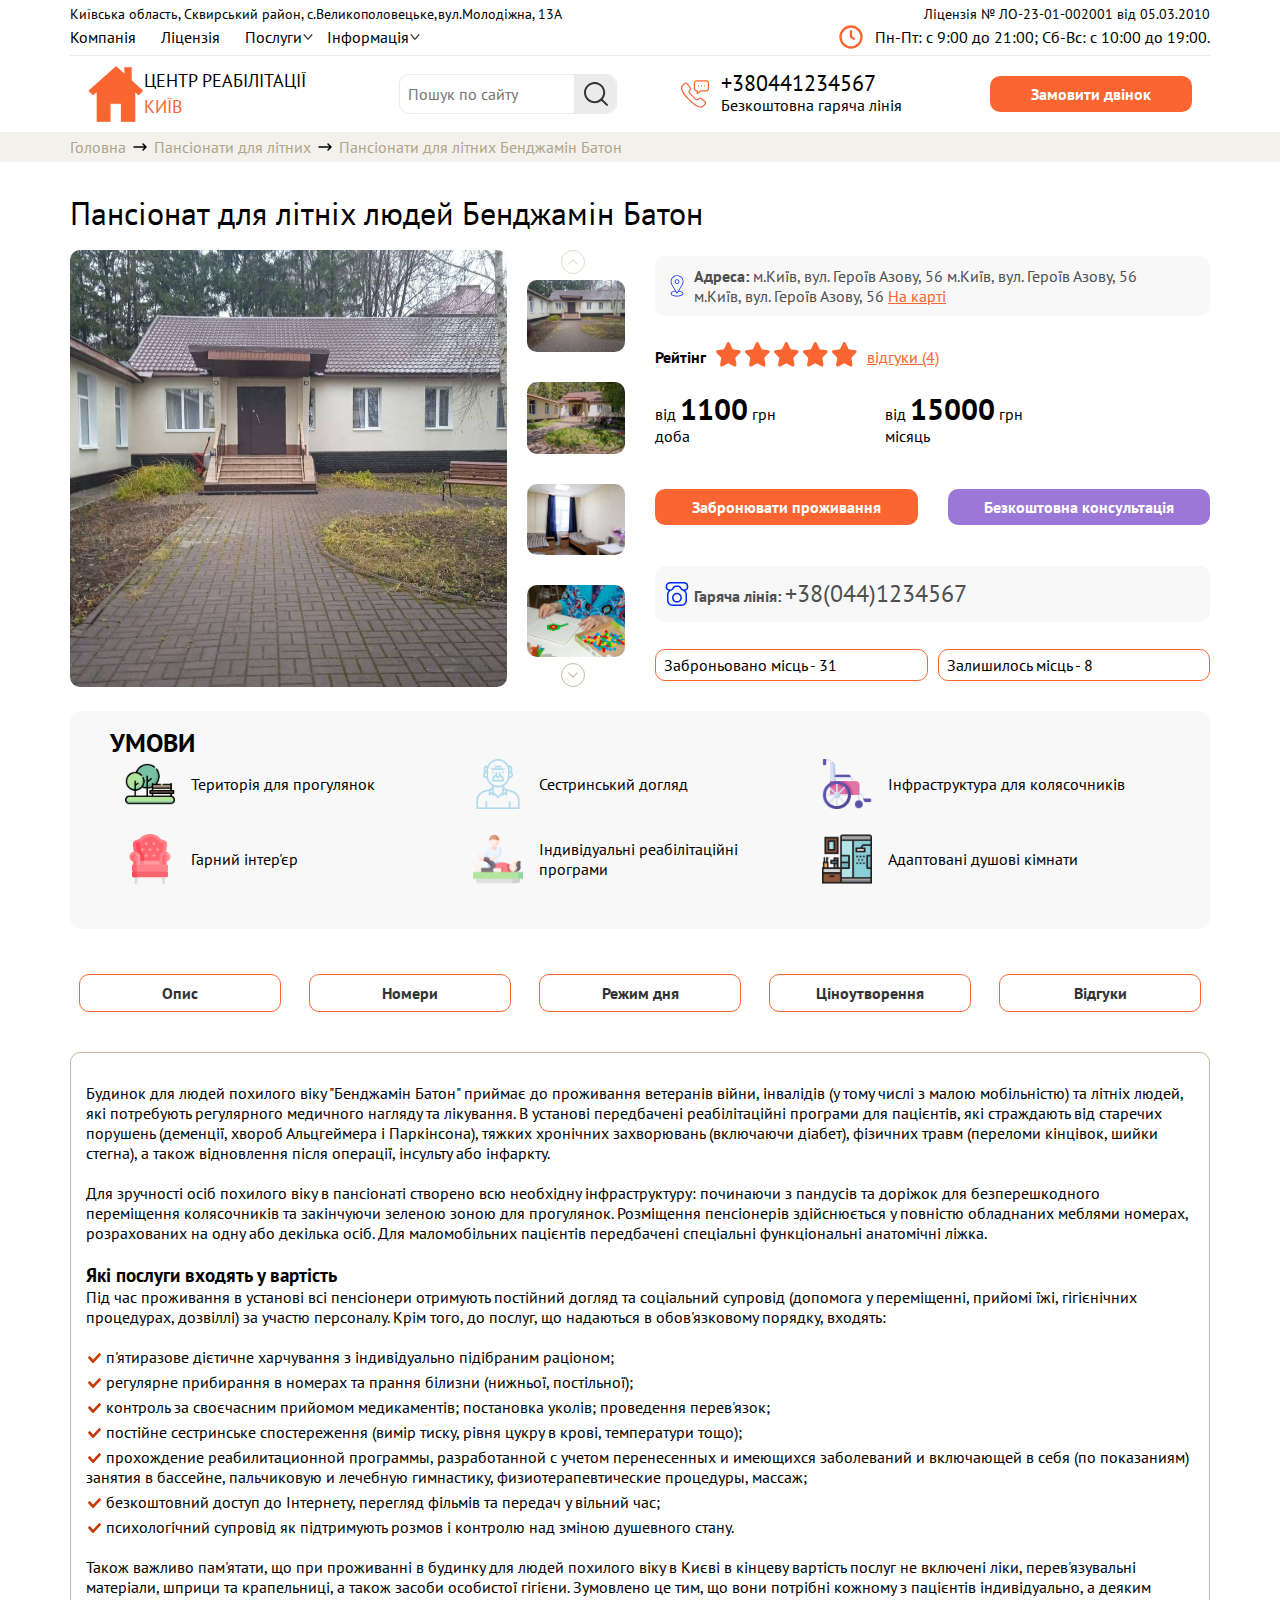
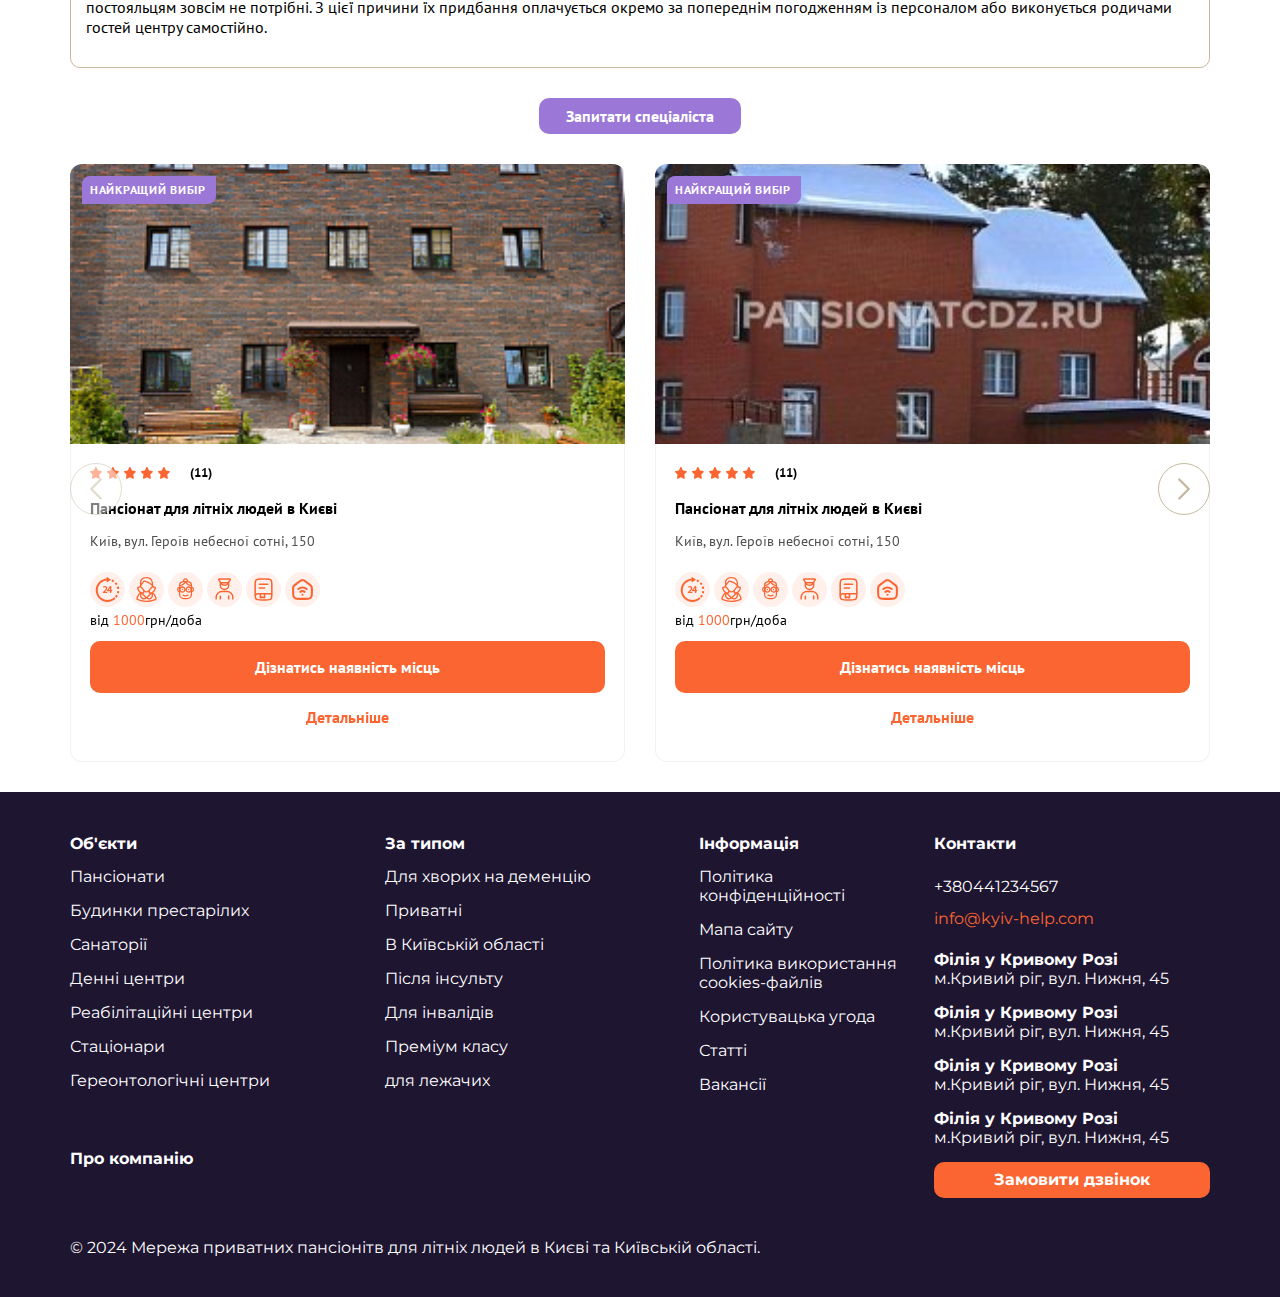
<file: pension-single.html>
<!DOCTYPE html>
<html lang="en">
  <head>
    <meta charset="UTF-8" />
    <meta name="viewport" content="width=device-width, initial-scale=1.0" />
    <link rel="stylesheet" href="./assets/style/swiper.css" />
    <link rel="stylesheet" href="./assets/style/style.css" />
    <title>Document</title>
  </head>
  <body>
    <header class="header">
      <div class="container">
        <div class="header__container">
          <div class="header__container-top">
            <div class="header__container-top-text">
              <span
                >Київська область, Сквирський район,
                с.Великополовецьке,вул.Молодіжна, 13А</span
              >
              <span>Ліцензія № ЛО-23-01-002001 від 05.03.2010</span>
            </div>
            <div class="header__container-top-menu">
              <nav class="menu">
                <ul>
                  <li>
                    <a href="">Компанія</a>
                  </li>
                  <li>
                    <a href="">Ліцензія</a>
                  </li>
                  <li>
                    <a href="">Послуги</a>
                    <ul class="sub-menu">
                      <li><a href="">Реабілітація</a></li>
                    </ul>
                  </li>
                  <li>
                    <a href="">Інформація</a>
                    <ul class="sub-menu">
                      <li><a href="">Питання-відповідь</a></li>
                      <li><a href="">Види пансіонатів</a></li>
                      <li><a href="">Публікація та статті</a></li>
                    </ul>
                  </li>
                </ul>
              </nav>

              <span class="image-row">
                <img
                  src="./assets/images/clock.svg"
                  alt="Пн-Пт: с 9:00 до 21:00; Сб-Вс: с 10:00 до 19:00."
                />
                Пн-Пт: с 9:00 до 21:00; Сб-Вс: с 10:00 до 19:00.</span
              >
            </div>
          </div>
          <div class="header__container-bottom">
            <a href="#" class="logo">
              <img src="./assets/images/logo.svg" alt="" />
              <!-- <img src="./assets/images/logo-green.svg" alt=""> -->
              <span>Центр реабілітації<span> Київ</span></span>
            </a>
            <form action="" class="search">
              <div class="search-wrap">
                <input
                  type="search"
                  name="search"
                  id=""
                  placeholder="Пошук по сайту"
                />
                <input type="submit" value="" />
              </div>
            </form>
            <div class="wrap">
              <img src="./assets/images/phone.svg" alt="+380441234567" />
              <a href="tel:+380441234567" class="wrap">
                +380441234567
                <span>Безкоштовна гаряча лінія</span>
              </a>
            </div>
            <a href="#" class="btn"> Замовити двінок </a>
          </div>
        </div>
      </div>
      <div class="header__container-navigation">
        <div class="container">
          <div class="header__container-navigation-wrapper">
            <div class="burgerBtn">
              <span class="btn-menu-line btn-menu-line1"></span>
              <span class="btn-menu-line btn-menu-line3"></span>
            </div>
            <form action="" class="search">
              <div class="search-wrap">
                <input
                  type="search"
                  name="search"
                  id=""
                  placeholder="Пошук по сайту"
                />
                <input type="submit" value="" />
              </div>
            </form>
            <nav class="menu">
              <ul>
                <li>
                  <a href="">Компанія</a>
                </li>
                <li>
                  <a href="">Ліцензія</a>
                </li>
                <li>
                  <a href="">Послуги</a>
                  <ul class="sub-menu">
                    <li><a href="">Реабілітація</a></li>
                  </ul>
                </li>
                <li>
                  <a href="">Інформація</a>
                  <ul class="sub-menu">
                    <li><a href="">Питання-відповідь</a></li>
                    <li><a href="">Види пансіонатів</a></li>
                    <li><a href="">Публікація та статті</a></li>
                  </ul>
                </li>
              </ul>
            </nav>
          </div>
        </div>
      </div>
    </header>
    <main>
      <div class="breadcrumbs">
        <div class="container">
          <div class="breadcrumbs__wrap">
            <a href="./index.html">Головна</a>
            <span>
              <img src="./assets/images/arrow.svg" alt="arrow" />
            </span>
            <a href="#">Пансіонати для літних</a>
            <span>
              <img src="./assets/images/arrow.svg" alt="arrow" />
            </span>
            <span>Пансіонати для літних Бенджамін Батон </span>
          </div>
        </div>
      </div>
      <section class="pension">
        <div class="container">
          <div class="pension__container">
            <h1>Пансіонат для літніх людей Бенджамін Батон</h1>
            <div class="pension__container_info">
              <div class="pension__container_info-slider">
                <div class="swiper pensionSlider">
                  <div class="swiper-wrapper">
                    <div class="swiper-slide">
                      <img src="./assets/images/pension-img1.jpeg" />
                    </div>
                    <div class="swiper-slide">
                      <img src="./assets/images/pension-img2.jpg" />
                    </div>
                    <div class="swiper-slide">
                      <img src="./assets/images/pension-img3.jpg" />
                    </div>
                    <div class="swiper-slide">
                      <img src="./assets/images/pension-img4.jpg" />
                    </div>
                    <div class="swiper-slide">
                      <img src="./assets/images/pension-img5.jpg" />
                    </div>
                    <div class="swiper-slide">
                      <img src="./assets/images/pension-img6.jpg" />
                    </div>
                    <div class="swiper-slide">
                      <img src="./assets/images/pension-img7.jpg" />
                    </div>
                    <div class="swiper-slide">
                      <img src="./assets/images/pension-img8.jpeg" />
                    </div>
                    <div class="swiper-slide">
                      <img src="./assets/images/pension-img9.jpeg" />
                    </div>
                    <div class="swiper-slide">
                      <img src="./assets/images/pension-img10.jpeg" />
                    </div>
                    <div class="swiper-slide">
                      <img src="./assets/images/pension-img11.jpeg" />
                    </div>
                    <div class="swiper-slide">
                      <img src="./assets/images/pension-img12.jpeg" />
                    </div>
                    <div class="swiper-slide">
                      <img src="./assets/images/pension-img13.jpeg" />
                    </div>
                    <div class="swiper-slide">
                      <img src="./assets/images/pension-img14.jpeg" />
                    </div>
                    <div class="swiper-slide">
                      <img src="./assets/images/pension-img15.jpg" />
                    </div>
                    <div class="swiper-slide">
                      <img src="./assets/images/pension-img16.jpg" />
                    </div>
                    <div class="swiper-slide">
                      <img src="./assets/images/pension-img17.jpg" />
                    </div>
                    <div class="swiper-slide">
                      <img src="./assets/images/pension-img18.jpg" />
                    </div>
                  </div>
                </div>
                <div thumbsSlider="" class="swiper pensionSliderRight">
                  <div class="swiper-wrapper pensionSliderRight-container">
                    <div class="swiper-slide">
                      <img src="./assets/images/pension-img1.jpeg" />
                    </div>
                    <div class="swiper-slide">
                      <img src="./assets/images/pension-img2.jpg" />
                    </div>
                    <div class="swiper-slide">
                      <img src="./assets/images/pension-img3.jpg" />
                    </div>
                    <div class="swiper-slide">
                      <img src="./assets/images/pension-img4.jpg" />
                    </div>
                    <div class="swiper-slide">
                      <img src="./assets/images/pension-img5.jpg" />
                    </div>
                    <div class="swiper-slide">
                      <img src="./assets/images/pension-img6.jpg" />
                    </div>
                    <div class="swiper-slide">
                      <img src="./assets/images/pension-img7.jpg" />
                    </div>
                    <div class="swiper-slide">
                      <img src="./assets/images/pension-img8.jpeg" />
                    </div>
                    <div class="swiper-slide">
                      <img src="./assets/images/pension-img9.jpeg" />
                    </div>
                    <div class="swiper-slide">
                      <img src="./assets/images/pension-img10.jpeg" />
                    </div>
                    <div class="swiper-slide">
                      <img src="./assets/images/pension-img11.jpeg" />
                    </div>
                    <div class="swiper-slide">
                      <img src="./assets/images/pension-img12.jpeg" />
                    </div>
                    <div class="swiper-slide">
                      <img src="./assets/images/pension-img13.jpeg" />
                    </div>
                    <div class="swiper-slide">
                      <img src="./assets/images/pension-img14.jpeg" />
                    </div>
                    <div class="swiper-slide">
                      <img src="./assets/images/pension-img15.jpg" />
                    </div>
                    <div class="swiper-slide">
                      <img src="./assets/images/pension-img16.jpg" />
                    </div>
                    <div class="swiper-slide">
                      <img src="./assets/images/pension-img17.jpg" />
                    </div>
                    <div class="swiper-slide">
                      <img src="./assets/images/pension-img18.jpg" />
                    </div>
                  </div>
                  <div class="pensionSliderRight-button-next"></div>
                  <div class="pensionSliderRight-button-prev"></div>
                </div>
              </div>
              <div class="pension__container_info-descr">
                <div class="pension__container_info-descr-address">
                  <svg
                    fill="#002aff"
                    viewBox="0 0 100.353 100.353"
                    id="Layer_1"
                    version="1.1"
                    xml:space="preserve"
                    xmlns="http://www.w3.org/2000/svg"
                    xmlns:xlink="http://www.w3.org/1999/xlink"
                  >
                    <g id="SVGRepo_bgCarrier" stroke-width="0"></g>
                    <g
                      id="SVGRepo_tracerCarrier"
                      stroke-linecap="round"
                      stroke-linejoin="round"
                    ></g>
                    <g id="SVGRepo_iconCarrier">
                      <g>
                        <path
                          d="M58.23,69.992l14.993-24.108c0.049-0.078,0.09-0.16,0.122-0.245c2.589-4.222,3.956-9.045,3.956-13.969 c0-14.772-12.018-26.79-26.79-26.79S23.72,16.898,23.72,31.67c0,4.925,1.369,9.75,3.96,13.975c0.03,0.074,0.065,0.146,0.107,0.216 l14.455,24.191c-11.221,1.586-18.6,6.2-18.6,11.797c0,6.935,11.785,12.366,26.829,12.366S77.3,88.783,77.3,81.849 C77.301,76.226,69.578,71.509,58.23,69.992z M30.373,44.294c-2.39-3.804-3.653-8.169-3.653-12.624 c0-13.118,10.672-23.79,23.791-23.79c13.118,0,23.79,10.672,23.79,23.79c0,4.457-1.263,8.822-3.652,12.624 c-0.05,0.08-0.091,0.163-0.124,0.249L54.685,70.01c-0.238,0.365-0.285,0.448-0.576,0.926l-4,6.432L30.507,44.564 C30.472,44.471,30.427,44.38,30.373,44.294z M50.472,91.215c-14.043,0-23.829-4.937-23.829-9.366c0-4.02,7.37-7.808,17.283-8.981 l4.87,8.151c0.269,0.449,0.751,0.726,1.274,0.73c0.004,0,0.009,0,0.013,0c0.518,0,1-0.268,1.274-0.708l5.12-8.232 C66.548,73.9,74.3,77.784,74.3,81.849C74.301,86.279,64.515,91.215,50.472,91.215z"
                        ></path>
                        <path
                          d="M60.213,31.67c0-5.371-4.37-9.741-9.741-9.741s-9.741,4.37-9.741,9.741s4.37,9.741,9.741,9.741 C55.843,41.411,60.213,37.041,60.213,31.67z M43.731,31.67c0-3.717,3.024-6.741,6.741-6.741s6.741,3.024,6.741,6.741 s-3.023,6.741-6.741,6.741S43.731,35.387,43.731,31.67z"
                        ></path>
                      </g>
                    </g>
                  </svg>
                  <span>
                    <strong>Адреса:</strong>
                    м.Київ, вул. Героїв Азову, 56 м.Київ, вул. Героїв Азову, 56
                    м.Київ, вул. Героїв Азову, 56
                    <a href="#"> На карті</a>
                  </span>
                </div>
                <div class="pension__container_info-descr-rating">
                  <span><strong>Рейтінг</strong> </span>
                  <div class="stars">
                    <svg
                      version="1.0"
                      id="Layer_1"
                      xmlns="http://www.w3.org/2000/svg"
                      xmlns:xlink="http://www.w3.org/1999/xlink"
                      width="65px"
                      height="65px"
                      viewBox="0 0 64 64"
                      enable-background="new 0 0 64 64"
                      xml:space="preserve"
                      fill="rgb(250, 101, 49)"
                    >
                      <g id="SVGRepo_bgCarrier" stroke-width="0"></g>
                      <g
                        id="SVGRepo_tracerCarrier"
                        stroke-linecap="round"
                        stroke-linejoin="round"
                      ></g>
                      <g id="SVGRepo_iconCarrier">
                        <path
                          fill="rgb(250, 101, 49)"
                          d="M62.799,23.737c-0.47-1.399-1.681-2.419-3.139-2.642l-16.969-2.593L35.069,2.265 C34.419,0.881,33.03,0,31.504,0c-1.527,0-2.915,0.881-3.565,2.265l-7.623,16.238L3.347,21.096c-1.458,0.223-2.669,1.242-3.138,2.642 c-0.469,1.4-0.115,2.942,0.916,4l12.392,12.707l-2.935,17.977c-0.242,1.488,0.389,2.984,1.62,3.854 c1.23,0.87,2.854,0.958,4.177,0.228l15.126-8.365l15.126,8.365c0.597,0.33,1.254,0.492,1.908,0.492c0.796,0,1.592-0.242,2.269-0.72 c1.231-0.869,1.861-2.365,1.619-3.854l-2.935-17.977l12.393-12.707C62.914,26.68,63.268,25.138,62.799,23.737z"
                        ></path>
                      </g>
                    </svg>
                    <svg
                      version="1.0"
                      id="Layer_1"
                      xmlns="http://www.w3.org/2000/svg"
                      xmlns:xlink="http://www.w3.org/1999/xlink"
                      width="65px"
                      height="65px"
                      viewBox="0 0 64 64"
                      enable-background="new 0 0 64 64"
                      xml:space="preserve"
                      fill="rgb(250, 101, 49)"
                    >
                      <g id="SVGRepo_bgCarrier" stroke-width="0"></g>
                      <g
                        id="SVGRepo_tracerCarrier"
                        stroke-linecap="round"
                        stroke-linejoin="round"
                      ></g>
                      <g id="SVGRepo_iconCarrier">
                        <path
                          fill="rgb(250, 101, 49)"
                          d="M62.799,23.737c-0.47-1.399-1.681-2.419-3.139-2.642l-16.969-2.593L35.069,2.265 C34.419,0.881,33.03,0,31.504,0c-1.527,0-2.915,0.881-3.565,2.265l-7.623,16.238L3.347,21.096c-1.458,0.223-2.669,1.242-3.138,2.642 c-0.469,1.4-0.115,2.942,0.916,4l12.392,12.707l-2.935,17.977c-0.242,1.488,0.389,2.984,1.62,3.854 c1.23,0.87,2.854,0.958,4.177,0.228l15.126-8.365l15.126,8.365c0.597,0.33,1.254,0.492,1.908,0.492c0.796,0,1.592-0.242,2.269-0.72 c1.231-0.869,1.861-2.365,1.619-3.854l-2.935-17.977l12.393-12.707C62.914,26.68,63.268,25.138,62.799,23.737z"
                        ></path>
                      </g>
                    </svg>
                    <svg
                      version="1.0"
                      id="Layer_1"
                      xmlns="http://www.w3.org/2000/svg"
                      xmlns:xlink="http://www.w3.org/1999/xlink"
                      width="65px"
                      height="65px"
                      viewBox="0 0 64 64"
                      enable-background="new 0 0 64 64"
                      xml:space="preserve"
                      fill="rgb(250, 101, 49)"
                    >
                      <g id="SVGRepo_bgCarrier" stroke-width="0"></g>
                      <g
                        id="SVGRepo_tracerCarrier"
                        stroke-linecap="round"
                        stroke-linejoin="round"
                      ></g>
                      <g id="SVGRepo_iconCarrier">
                        <path
                          fill="rgb(250, 101, 49)"
                          d="M62.799,23.737c-0.47-1.399-1.681-2.419-3.139-2.642l-16.969-2.593L35.069,2.265 C34.419,0.881,33.03,0,31.504,0c-1.527,0-2.915,0.881-3.565,2.265l-7.623,16.238L3.347,21.096c-1.458,0.223-2.669,1.242-3.138,2.642 c-0.469,1.4-0.115,2.942,0.916,4l12.392,12.707l-2.935,17.977c-0.242,1.488,0.389,2.984,1.62,3.854 c1.23,0.87,2.854,0.958,4.177,0.228l15.126-8.365l15.126,8.365c0.597,0.33,1.254,0.492,1.908,0.492c0.796,0,1.592-0.242,2.269-0.72 c1.231-0.869,1.861-2.365,1.619-3.854l-2.935-17.977l12.393-12.707C62.914,26.68,63.268,25.138,62.799,23.737z"
                        ></path>
                      </g>
                    </svg>
                    <svg
                      version="1.0"
                      id="Layer_1"
                      xmlns="http://www.w3.org/2000/svg"
                      xmlns:xlink="http://www.w3.org/1999/xlink"
                      width="65px"
                      height="65px"
                      viewBox="0 0 64 64"
                      enable-background="new 0 0 64 64"
                      xml:space="preserve"
                      fill="rgb(250, 101, 49)"
                    >
                      <g id="SVGRepo_bgCarrier" stroke-width="0"></g>
                      <g
                        id="SVGRepo_tracerCarrier"
                        stroke-linecap="round"
                        stroke-linejoin="round"
                      ></g>
                      <g id="SVGRepo_iconCarrier">
                        <path
                          fill="rgb(250, 101, 49)"
                          d="M62.799,23.737c-0.47-1.399-1.681-2.419-3.139-2.642l-16.969-2.593L35.069,2.265 C34.419,0.881,33.03,0,31.504,0c-1.527,0-2.915,0.881-3.565,2.265l-7.623,16.238L3.347,21.096c-1.458,0.223-2.669,1.242-3.138,2.642 c-0.469,1.4-0.115,2.942,0.916,4l12.392,12.707l-2.935,17.977c-0.242,1.488,0.389,2.984,1.62,3.854 c1.23,0.87,2.854,0.958,4.177,0.228l15.126-8.365l15.126,8.365c0.597,0.33,1.254,0.492,1.908,0.492c0.796,0,1.592-0.242,2.269-0.72 c1.231-0.869,1.861-2.365,1.619-3.854l-2.935-17.977l12.393-12.707C62.914,26.68,63.268,25.138,62.799,23.737z"
                        ></path>
                      </g>
                    </svg>
                    <svg
                      version="1.0"
                      id="Layer_1"
                      xmlns="http://www.w3.org/2000/svg"
                      xmlns:xlink="http://www.w3.org/1999/xlink"
                      width="65px"
                      height="65px"
                      viewBox="0 0 64 64"
                      enable-background="new 0 0 64 64"
                      xml:space="preserve"
                      fill="rgb(250, 101, 49)"
                    >
                      <g id="SVGRepo_bgCarrier" stroke-width="0"></g>
                      <g
                        id="SVGRepo_tracerCarrier"
                        stroke-linecap="round"
                        stroke-linejoin="round"
                      ></g>
                      <g id="SVGRepo_iconCarrier">
                        <path
                          fill="rgb(250, 101, 49)"
                          d="M62.799,23.737c-0.47-1.399-1.681-2.419-3.139-2.642l-16.969-2.593L35.069,2.265 C34.419,0.881,33.03,0,31.504,0c-1.527,0-2.915,0.881-3.565,2.265l-7.623,16.238L3.347,21.096c-1.458,0.223-2.669,1.242-3.138,2.642 c-0.469,1.4-0.115,2.942,0.916,4l12.392,12.707l-2.935,17.977c-0.242,1.488,0.389,2.984,1.62,3.854 c1.23,0.87,2.854,0.958,4.177,0.228l15.126-8.365l15.126,8.365c0.597,0.33,1.254,0.492,1.908,0.492c0.796,0,1.592-0.242,2.269-0.72 c1.231-0.869,1.861-2.365,1.619-3.854l-2.935-17.977l12.393-12.707C62.914,26.68,63.268,25.138,62.799,23.737z"
                        ></path>
                      </g>
                    </svg>
                  </div>
                  <a href="#">відгуки <span>(4)</span></a>
                </div>
                <div class="pension__container_info-descr-price">
                  <span>
                    від
                    <span>1100</span>
                    грн доба
                  </span>
                  <span>
                    від
                    <span>15000</span>
                    грн місяць
                  </span>
                </div>
                <div class="pension__container_info-descr-book">
                  <a href="#" class="btn"> Забронювати проживання </a>
                  <a href="#" class="btn btn_hover">
                    Безкоштовна консультація
                  </a>
                </div>
                <div class="pension__container_info-descr-address">
                  <svg
                    fill="rgb(0, 42, 255)"
                    version="1.1"
                    id="Capa_1"
                    xmlns="http://www.w3.org/2000/svg"
                    xmlns:xlink="http://www.w3.org/1999/xlink"
                    viewBox="0 0 397.731 397.731"
                    xml:space="preserve"
                  >
                    <g id="SVGRepo_bgCarrier" stroke-width="0"></g>
                    <g
                      id="SVGRepo_tracerCarrier"
                      stroke-linecap="round"
                      stroke-linejoin="round"
                    ></g>
                    <g id="SVGRepo_iconCarrier">
                      <g>
                        <g>
                          <path
                            d="M386.366,82.772c0-32.001-8.288-54.097-25.338-67.551C343.931,1.731,321.357,0,303.6,0H94.134 c-17.757,0-40.332,1.73-57.43,15.222c-17.051,13.454-25.339,35.55-25.338,67.55c0,30.827,15.645,46.365,28.769,53.971 c6.401,3.709,13.323,6.186,20.142,7.826c-17.013,16.604-27.185,39.674-27.185,64.682v98.113c0,49.829,40.538,90.367,90.367,90.367 h150.814c49.829,0,90.367-40.538,90.367-90.367v-98.113c0-25.008-10.27-48.08-27.24-64.67c6.837-1.64,13.778-4.119,20.197-7.838 C370.721,129.137,386.366,113.6,386.366,82.772z M339.64,209.251v98.113c0,36.044-29.323,65.367-65.367,65.367H123.458 c-36.044,0-65.367-29.323-65.367-65.367v-98.113c0-28.44,18.301-53.009,45.187-62.195c22.883-7.818,34.099-21.988,43.348-37.93 c9.408-16.215,15.752-26.152,27.146-26.152l50.19-0.002c11.395,0,17,10.39,27.146,26.153 c20.72,32.195,39.472,36.807,39.614,36.844C319.524,153.432,339.64,179.455,339.64,209.251z M345.062,115.112 c-10.555,6.116-24.264,7.4-33.904,7.4c-8.743,0-15.099-1.061-15.137-1.067c-0.148-0.025-0.298-0.049-0.447-0.069 c-8.567-1.171-14.346-10.148-22.843-24.796c-9.979-17.201-22.397-38.608-48.77-38.608l-50.194,0.002 c-26.367,0-38.787,21.406-48.767,38.605c-8.498,14.648-14.277,23.627-22.846,24.799c-0.133,0.02-0.291,0.043-0.423,0.065 c-0.063,0.011-6.416,1.07-15.157,1.07c-33.317,0-50.21-13.371-50.21-39.741c-0.001-23.846,5.175-39.521,15.823-47.924 C60.82,28.037,73.755,25,94.132,25h209.467c37.464,0,57.766,9.207,57.766,57.771C361.366,98.177,356.033,108.755,345.062,115.112z "
                          ></path>
                          <path
                            d="M198.866,177.716c-45.123,0-81.834,36.711-81.834,81.836c0,45.121,36.711,81.829,81.834,81.829 s81.834-36.708,81.834-81.829C280.7,214.428,243.989,177.716,198.866,177.716z M198.866,316.383 c-31.338,0-56.834-25.494-56.834-56.83c0-31.34,25.496-56.836,56.834-56.836s56.834,25.496,56.834,56.836 C255.7,290.887,230.204,316.383,198.866,316.383z"
                          ></path>
                        </g>
                      </g>
                    </g>
                  </svg>
                  <span>
                    <strong>Гаряча лінія:</strong>
                    <a
                      href="tel:+38(044)1234567"
                      class="pension__container_info-descr-address-link"
                      >+38(044)1234567</a
                    >
                  </span>
                </div>

                <div class="pension__container_info-descr-place">
                  <span>
                    Заброньовано місць -
                    <span> 31 </span>
                  </span>
                  <span>
                    Залишилось місць -
                    <span> 8 </span>
                  </span>
                </div>
              </div>
            </div>
          </div>
        </div>
      </section>
      <section class="living-section">
        <div class="container">
          <div class="living__container">
            <h2>Умови</h2>
            <div class="living__container-wrap">
              <div class="living__container-wrap-item">
                <img
                  src="./assets/images/living-img.png"
                  alt="Територія для прогулянок"
                />
                <span>Територія для прогулянок </span>
              </div>
              <div class="living__container-wrap-item">
                <img
                  src="./assets/images/input-img2.png"
                  alt="Сестринський догляд"
                />
                <span>Сестринський догляд</span>
              </div>
              <div class="living__container-wrap-item">
                <img
                  src="./assets/images/living-img3.png"
                  alt="Інфраструктура для колясочників"
                />
                <span>Інфраструктура для колясочників</span>
              </div>
              <div class="living__container-wrap-item">
                <img
                  src="./assets/images/living-img4.png"
                  alt="Гарний інтер'єр"
                />
                <span>Гарний інтер'єр </span>
              </div>
              <div class="living__container-wrap-item">
                <img
                  src="./assets/images/living-img5.png"
                  alt="Індивідуальні реабілітаційні програми"
                />
                <span>Індивідуальні реабілітаційні програми </span>
              </div>
              <div class="living__container-wrap-item">
                <img
                  src="./assets/images/living-img6.png"
                  alt="Адаптовані душові кімнати"
                />
                <span>Адаптовані душові кімнати </span>
              </div>
            </div>
          </div>
        </div>
      </section>
      <section class="single">
        <div class="container">
          <div class="single__container">
            <div class="single__container-tabs">
              <div class="single__container-tabs-btns">
                <div
                  class="single__container-tabs-btn btn white_btn"
                  data-name="description"
                >
                  Опис
                </div>
                <div
                  class="single__container-tabs-btn btn white_btn"
                  data-name="rooms"
                >
                  Номери
                </div>
                <div
                  class="single__container-tabs-btn btn white_btn"
                  data-name="scheldule"
                >
                  Режим дня
                </div>
                <div
                  class="single__container-tabs-btn btn white_btn"
                  data-name="price"
                >
                  Ціноутворення
                </div>

                <div
                  class="single__container-tabs-btn btn white_btn"
                  data-name="reviews"
                >
                  Відгуки
                </div>
              </div>
              <div
                class="single__container-tabs-content"
                data-name="description"
              >
                <div class="description-text primary-text">
                  <p>
                    Будинок для людей похилого віку "Бенджамін Батон" приймає до
                    проживання ветеранів війни, інвалідів (у тому числі з малою
                    мобільністю) та літніх людей, які потребують регулярного
                    медичного нагляду та лікування. В установі передбачені
                    реабілітаційні програми для пацієнтів, які страждають від
                    старечих порушень (деменції, хвороб Альцгеймера і
                    Паркінсона), тяжких хронічних захворювань (включаючи
                    діабет), фізичних травм (переломи кінцівок, шийки стегна), а
                    також відновлення після операції, інсульту або інфаркту.
                  </p>
                  <p>
                    Для зручності осіб похилого віку в пансіонаті створено всю
                    необхідну інфраструктуру: починаючи з пандусів та доріжок
                    для безперешкодного переміщення колясочників та закінчуючи
                    зеленою зоною для прогулянок. Розміщення пенсіонерів
                    здійснюється у повністю обладнаних меблями номерах,
                    розрахованих на одну або декілька осіб. Для маломобільних
                    пацієнтів передбачені спеціальні функціональні анатомічні
                    ліжка.
                  </p>
                  <h3>Які послуги входять у вартість</h3>
                  <p>
                    Під час проживання в установі всі пенсіонери отримують
                    постійний догляд та соціальний супровід (допомога у
                    переміщенні, прийомі їжі, гігієнічних процедурах, дозвіллі)
                    за участю персоналу. Крім того, до послуг, що надаються в
                    обов'язковому порядку, входять:
                  </p>
                  <ul>
                    <li>
                      п'ятиразове дієтичне харчування з індивідуально підібраним
                      раціоном;
                    </li>
                    <li>
                      регулярне прибирання в номерах та прання білизни (нижньої,
                      постільної);
                    </li>
                    <li>
                      контроль за своєчасним прийомом медикаментів; постановка
                      уколів; проведення перев'язок;
                    </li>
                    <li>
                      постійне сестринське спостереження (вимір тиску, рівня
                      цукру в крові, температури тощо);
                    </li>
                    <li>
                      прохождение реабилитационной программы, разработанной с
                      учетом перенесенных и имеющихся заболеваний и включающей в
                      себя (по показаниям) занятия в бассейне, пальчиковую и
                      лечебную гимнастику, физиотерапевтические процедуры,
                      массаж;
                    </li>
                    <li>
                      безкоштовний доступ до Інтернету, перегляд фільмів та
                      передач у вільний час;
                    </li>
                    <li>
                      психологічний супровід як підтримують розмов і контролю
                      над зміною душевного стану.
                    </li>
                  </ul>
                  <p>
                    Також важливо пам'ятати, що при проживанні в будинку для
                    людей похилого віку в Києві в кінцеву вартість послуг не
                    включені ліки, перев'язувальні матеріали, шприци та
                    крапельниці, а також засоби особистої гігієни. Зумовлено це
                    тим, що вони потрібні кожному з пацієнтів індивідуально, а
                    деяким постояльцям зовсім не потрібні. З цієї причини їх
                    придбання оплачується окремо за попереднім погодженням із
                    персоналом або виконується родичами гостей центру
                    самостійно.
                  </p>
                </div>
              </div>
              <div class="single__container-tabs-content" data-name="price">
                <div class="pricing primary-text">
                  <h2>Ціноутворення пансіонатів/центрів</h2>
                  <div class="pricing__container">
                    <div class="pricing__container-item">
                      <img src="./assets/images/icon-01.png" alt="" />
                      <p>
                        Цілодобовий догляд, що включає допомогу у виконанні
                        гігієнічних процедур, прийнятті їжі та пересуванні
                        всередині приміщень, надання моральної підтримки та
                        багато іншого.
                      </p>
                    </div>
                    <div class="pricing__container-item">
                      <img src="./assets/images/icon-04.png" alt="" />
                      <p>
                        Надання постояльцям з обмеженими руховими можливостями
                        інвалідних візків, ходунків та функціональних медичних
                        ліжок із протипролежневими матрацами.
                      </p>
                    </div>
                    <div class="pricing__container-item">
                      <img src="./assets/images/icon-02.png" alt="" />
                      <p>
                        П'ятиразове харчування. Меню розробляється дієтологами з
                        урахуванням супутніх захворювань у людей похилого віку.
                        Всі страви легко засвоюються, оскільки в них міститься
                        велика кількість вітамінів та корисних речовин.
                      </p>
                    </div>
                    <div class="pricing__container-item">
                      <img src="./assets/images/icon-07.png" alt="" />
                      <p>
                        Оснащення приміщень сучасними протипожежними системами,
                        до яких входить автоматична сигналізація. Постійний
                        контроль за співробітниками МНС.
                      </p>
                    </div>
                    <div class="pricing__container-item">
                      <img src="./assets/images/icon-03.png" alt="" />
                      <p>
                        Прибирання кімнат з використанням дезінфікуючих засобів,
                        регулярна зміна постелі, проведення знезараження повітря
                        всередині кімнат за допомогою спеціального обладнання
                      </p>
                    </div>
                    <div class="pricing__container-item">
                      <img src="./assets/images/icon-08.png" alt="" />
                      <p>
                        Контролювання динаміки стану здоров'я хворих, заповнення
                        медичних карток, проведення регулярних терапевтичних
                        оглядів, контроль за прийомом усіх прописаних лікарями
                        ліків.
                      </p>
                    </div>
                    <div class="pricing__container-item">
                      <img src="./assets/images/icon-05.png" alt="" />
                      <p>
                        Супровід під час прогулянок на свіжому повітрі,
                        проведення занять ЛФК, пальчикова гімнастика.
                      </p>
                    </div>
                    <div class="pricing__container-item">
                      <img src="./assets/images/icon-06.png" alt="" />
                      <p>
                        Організація дозвілля для пацієнтів. Заняття
                        арт-терапією, проведення концертів та інших розважальних
                        заходів.
                      </p>
                    </div>
                  </div>
                  <ul>
                    <li>
                      1. Кількість ліжок у кімнаті (чим менше – тим дорожче)
                    </li>
                    <li>
                      2. Догляд за лежачими хворими (з проживанням) (зазвичай
                      дорожчий)
                    </li>
                    <li>
                      3. Деменція. Короткострокова втрата пам'яті. Допускається
                      неадекватність поведінки неагресивного характеру.
                    </li>
                  </ul>
                  <div class="prising-table">
                    <table>
                      <thead>
                        <tr>
                          <td class="line2">Тариф</td>
                          <td class="line2">Ціна*</td>
                        </tr>
                      </thead>
                      <tbody>
                        <tr>
                          <td class="line2">Стандартний</td>
                          <td class="line2">990 грн/доба</td>
                        </tr>
                        <tr>
                          <td class="line2">Спеціальний</td>
                          <td class="line2">1188 грн/доба</td>
                        </tr>
                        <tr>
                          <td class="line2">Інтенсивний догляд</td>
                          <td class="line2">1584 грн/доба</td>
                        </tr>
                        <tr>
                          <td class="line2">Максимальний</td>
                          <td class="line2">1980 грн/доба</td>
                        </tr>
                      </tbody>
                    </table>
                    <p>
                      *вартість залежить від обраної вами кімнати та стану особи
                    </p>
                  </div>
                </div>
              </div>
              <div class="single__container-tabs-content" data-name="rooms">
                <div class="rooms">
                  <h2>Ціни на проживання для літніх людей</h2>
                  <div class="rooms__container">
                    <div class="rooms__container-item">
                      <h3>Двомістний номер</h3>
                      <img src="./assets/images/nomer1.jpg" alt="" />
                      <ul>
                        <li>Збалансоване харчування 5 разів на день</li>
                        <li>Допомога професійного психолога</li>
                        <li>Спостереження 24 на 7</li>
                        <li>Ортопедичні спальні місця</li>
                        <li>
                          Персональний підхід до лікування та реабілітації
                        </li>
                        <li>Гігієнічний догляд за допомогою доглядальниць</li>
                        <li>Спостереження за регулярним прийомом ліків</li>
                        <li>Своєчасна зміна білизни</li>
                        <li>Прогулянка із супроводом</li>
                      </ul>
                      <div class="rooms__container-price">
                        <span> від <span>1500</span>грн/доба</span>
                        <span> до <span>20000</span> грн/місяць</span>
                      </div>
                    </div>
                    <div class="rooms__container-item">
                      <h3>Тримісні номери</h3>
                      <img src="./assets/images/nomer2.jpg" alt="" />
                      <ul>
                        <li>Концертні та розважальні заходи</li>
                        <li>
                          Здорове харчування з дотриманням балансу
                          мікроелементів та вітамінів
                        </li>
                        <li>Регулярний моніторинг здоров'я</li>
                        <li>Гігієнічний та санітарний догляд</li>
                        <li>
                          Адаптована до потреб інвалідів територія з перилами та
                          пандусами
                        </li>
                        <li>
                          Можливість проживання разом із рідними чи близькими
                          людьми
                        </li>
                        <li>
                          Заняття для збереження дрібної моторики рук та ніг
                        </li>
                        <li>Забезпечення техзасобами реабілітації</li>
                        <li>Індивідуальна адаптаційна допомога</li>
                        <li>Послуги професійного перукаря</li>
                      </ul>
                      <div class="rooms__container-price">
                        <span> від <span>1500</span>грн/доба</span>
                        <span> до <span>20000</span> грн/місяць</span>
                      </div>
                    </div>
                    <div class="rooms__container-item">
                      <h3>Інші номери</h3>
                      <img src="./assets/images/nomer3.jpg" alt="" />
                      <ul>
                        <li>Систематичні вправи для зміцнення здоров'я</li>
                        <li>Проведення розважальних заходів</li>
                        <li>Персональні плани оздоровлення</li>
                        <li>Програми для адаптації у соціумі</li>
                        <li>
                          Професійне високоякісне лікування та уникнення
                          досвідченого медперсоналу
                        </li>
                        <li>Лікувальна фізкультура під керівництвом фахівця</li>
                        <li>Систематичний прийом та консультації у лікаря</li>
                        <li>Процедури з догляду за зовнішністю та гігієна</li>
                        <li>
                          Прогулянки та активності на відкритому повітрі під
                          наглядом
                        </li>
                        <li>
                          Контроль індивідуальних рекомендацій щодо харчування
                        </li>
                      </ul>
                      <div class="rooms__container-price">
                        <span> від <span>1500</span>грн/доба</span>
                        <span> до <span>20000</span> грн/місяць</span>
                      </div>
                    </div>
                    <div class="rooms__container-item">
                      <h3>Номери для лежачих хворих</h3>
                      <img src="./assets/images/nomer4.jpg" alt="" />
                      <ul>
                        <li>Безкоштовне транспортування лежачих пацієнтів</li>
                        <li>Послуги сертифікованого масажиста</li>
                        <li>Регулярний контроль прийому препаратів</li>
                        <li>Щоденна зміна білизни</li>
                        <li>Підтримка та допомога в організації прийому їжі</li>
                        <li>
                          Відеоспостереження за роботою медичного персоналу
                        </li>
                        <li>Комфортабельні та спеціально обладнані ліжка</li>
                        <li>Матраци для запобігання пролежням</li>
                        <li>
                          Кнопки для виклику медпрацівників біля спального місця
                        </li>
                        <li>
                          Догляд та спецпроцедури для запобігання пролежням та
                          покращення стану шкіри
                        </li>
                      </ul>
                      <div class="rooms__container-price">
                        <span> від <span>1500</span>грн/доба</span>
                        <span> до <span>20000</span> грн/місяць</span>
                      </div>
                    </div>
                  </div>
                </div>
              </div>
              <div class="single__container-tabs-content" data-name="scheldule">
                <div class="schedule__container">
                  <div class="schedule__containet-title title-row">
                    <h2>Розклад дня у нашому будинку для літніх людей</h2>
                  </div>
                  <div class="schedule__container-wrap">
                    <div class="schedule__container-wrap-item">
                      <span class="interval"> 07.30 - 07.45 </span>
                      <span>Підйом</span>
                    </div>
                    <div class="schedule__container-wrap-item">
                      <span class="interval"> 07.45 - 08.15 </span>
                      <span>Ранковий туалет</span>
                    </div>
                    <div class="schedule__container-wrap-item">
                      <span class="interval"> 08.15 - 08.45 </span>
                      <span> Моніторинг стану здоров'я</span>
                    </div>
                    <div class="schedule__container-wrap-item">
                      <span class="interval"> 08.45 - 09.00 </span>
                      <span>Гімнастика</span>
                    </div>
                    <div class="schedule__container-wrap-item">
                      <span class="interval"> 09.00 - 10.00 </span>
                      <span>Сніданок</span>
                    </div>
                    <div class="schedule__container-wrap-item">
                      <span class="interval"> 10.00 - 11.30 </span>
                      <span>Методичні заняття</span>
                    </div>
                    <div class="schedule__container-wrap-item">
                      <span class="interval"> 11.30 - 12.00 </span>
                      <span>Другий сніданок</span>
                    </div>
                    <div class="schedule__container-wrap-item">
                      <span class="interval"> 12.00 - 12.45 </span>
                      <span>Прогулка</span>
                    </div>
                    <div class="schedule__container-wrap-item">
                      <span class="interval"> 13.00 - 14.00 </span>
                      <span>Обід</span>
                    </div>
                    <div class="schedule__container-wrap-item">
                      <span class="interval"> 14.00 - 15.00 </span>
                      <span>Тихий час </span>
                    </div>
                    <div class="schedule__container-wrap-item">
                      <span class="interval"> 15.00 - 16.00 </span>
                      <span>Свободное время, прогулка </span>
                    </div>
                    <div class="schedule__container-wrap-item">
                      <span class="interval"> 16.00 - 16.30 </span>
                      <span>Чайна церемонія </span>
                    </div>
                    <div class="schedule__container-wrap-item">
                      <span class="interval"> 16.30 - 19.00 </span>
                      <span>Анімація, концерти </span>
                    </div>
                    <div class="schedule__container-wrap-item">
                      <span class="interval"> 19.00 - 19.30 </span>
                      <span>Вечеря </span>
                    </div>
                    <div class="schedule__container-wrap-item">
                      <span class="interval"> 19.30 - 21.00 </span>
                      <span>Киносеансы, групповые игры</span>
                    </div>
                    <div class="schedule__container-wrap-item">
                      <span class="interval"> 21.00 - 21.30 </span>
                      <span>Моніторинг стану здоров'я </span>
                    </div>
                    <div class="schedule__container-wrap-item">
                      <span class="interval"> 21.00 - 21.45 </span>
                      <span>Вечірній туалет </span>
                    </div>
                    <div class="schedule__container-wrap-item">
                      <span class="interval"> 21.45 - 22.00 </span>
                      <span>Вечірній кефір </span>
                    </div>
                    <div class="schedule__container-wrap-item">
                      <span class="interval"> 22.00 - 07.30 </span>
                      <span>Нічний відпочинок </span>
                    </div>
                  </div>
                </div>
              </div>
              <div class="single__container-tabs-content" data-name="reviews">
                <div class="reviews primary-text">
                  <div class="reviews-item">
                    <div class="reviews-item-autor">
                      <img src="./assets/images/avatar.svg" alt="avatar" />
                      <span>Зоя Бондарєва</span>
                    </div>
                    <p class="reviews-item-text">
                      Небагато нашої історії: бабуся, 77 років, перелом шийки
                      стегна, погано перенесена операція і, відповідно, тривала
                      реабілітація. Ми одразу знайшли це місце, поспілкувалися з
                      адміністратором (приємна та ввічлива жінка) та заселилися.
                      Для позитивного результату в ситуації, що склалася було
                      дуже важливо дотримуватися режиму дня, налагодити
                      правильне харчування і не пропускати заняття лікувальної
                      фізкультури. Все це персонал сумлінно виконував та
                      підтримував. Бабуся, незважаючи на травму, вже за кілька
                      тижнів перебування у приватному будинку для літніх людей,
                      відчувала себе бадьорою та повною сил. Не знаю, чи то від
                      гімнастики, чи то від різноманітності в житті. Їм там
                      організовують дозвілля, різноманітні заходи, плюс — це
                      постійне спілкування з іншими постояльцями. Коротше,
                      бабуся там і подружку знайшла, і пройшла реабілітацію, і
                      добре відпочила. Дякую за це велике!
                    </p>
                  </div>
                  <div class="reviews-item">
                    <div class="reviews-item-autor">
                      <img src="./assets/images/avatar.svg" alt="avatar" />
                      <span>Ольга Володимирова</span>
                    </div>
                    <p class="reviews-item-text">
                      Висловлюємо величезну вдячність всьому колективу будинку
                      для людей похилого віку Крекшино за добре і терпляче
                      ставлення до нашої бабусі Антонини Петрівни Луніної,
                      окреме спасибі чудовим кухарям, які весь день намагаються,
                      щоб нагодувати дуже вимогливих людей похилого віку,
                      професіоналу своєї справи лікарю Наталії Катерині, яка
                      завжди все розповість, підкаже, дякую вам величезне за
                      вашу доброту та турботу!
                    </p>
                  </div>
                  <div class="reviews-item">
                    <div class="reviews-item-autor">
                      <img src="./assets/images/avatar.svg" alt="avatar" />
                      <span>Світлана Кожухова</span>
                    </div>
                    <p class="reviews-item-text">
                      Це місце нас чудово врятувало, коли у батька трапився
                      інсульт, мама була у відпустці, а я одна з двома дітьми
                      ледве впоралася. Батька вдалося перевезти на спеціальному
                      трансфері, він частково паралізований, його санітари на
                      ношах носили скрізь. Ми відвідували його через день,
                      привозили звичну їжу, але в центрі добре готують,
                      говорили, що зайве привозимо, все є. Загалом завдяки
                      персоналу батько зміг піднятися і поступово розробляє ліву
                      руку і ногу. Ми збираємося його забрати додому, але, як
                      всі нам сказали, найважливішими були перші 2 тижні після
                      інсульту. І ці 2 тижні він провів саме серед
                      професіоналів. Я дуже рада, що в цьому нам пощастило. Тут
                      все на найвищому рівні!
                    </p>
                  </div>
                  <div class="reviews-item">
                    <div class="reviews-item-autor">
                      <img src="./assets/images/avatar.svg" alt="avatar" />
                      <span>Тетяна Володимирівна Сухарьова</span>
                    </div>
                    <p class="reviews-item-text">
                      Можу порекомендувати цей центр усім, хто шукає місце для
                      літнього родича. Хороша альтернатива лікарні – тут є
                      аніматори, територія якою можна гуляти, доглядальниці всі
                      уважні та відповідальні. Я сюди клала свою маму після
                      лікування хребта у лікарні, їй треба було курс відновлення
                      пройти, цим центром ми обидві залишилися задоволені.
                    </p>
                  </div>
                </div>
              </div>
            </div>
            <a href="#" class="btn btn_hover">Запитати спеціаліста</a>
          </div>
        </div>
      </section>
      <section class="pension-slider">
        <div class="container">
          <div class="pension-slider-container">
            <div class="swiper otherPensionSlider">
              <div class="swiper-wrapper">
                <div class="swiper-slide">
                  <div class="location__container-list-item">
                    <a href="#" class="location__container-list-item-link">
                      <img
                        src="./assets/images/location-img1.jpg"
                        alt="Пансіонат для літніх людей в Києві"
                      />
                      <span class="choice">Найкращий вибір</span>
                    </a>
                    <div class="location__container-list-item-content">
                      <div class="stars">
                        <svg
                          version="1.0"
                          id="Layer_1"
                          xmlns="http://www.w3.org/2000/svg"
                          xmlns:xlink="http://www.w3.org/1999/xlink"
                          width="65px"
                          height="65px"
                          viewBox="0 0 64 64"
                          enable-background="new 0 0 64 64"
                          xml:space="preserve"
                          fill="rgb(250, 101, 49)"
                        >
                          <g id="SVGRepo_bgCarrier" stroke-width="0"></g>
                          <g
                            id="SVGRepo_tracerCarrier"
                            stroke-linecap="round"
                            stroke-linejoin="round"
                          ></g>
                          <g id="SVGRepo_iconCarrier">
                            <path
                              fill="rgb(250, 101, 49)"
                              d="M62.799,23.737c-0.47-1.399-1.681-2.419-3.139-2.642l-16.969-2.593L35.069,2.265 C34.419,0.881,33.03,0,31.504,0c-1.527,0-2.915,0.881-3.565,2.265l-7.623,16.238L3.347,21.096c-1.458,0.223-2.669,1.242-3.138,2.642 c-0.469,1.4-0.115,2.942,0.916,4l12.392,12.707l-2.935,17.977c-0.242,1.488,0.389,2.984,1.62,3.854 c1.23,0.87,2.854,0.958,4.177,0.228l15.126-8.365l15.126,8.365c0.597,0.33,1.254,0.492,1.908,0.492c0.796,0,1.592-0.242,2.269-0.72 c1.231-0.869,1.861-2.365,1.619-3.854l-2.935-17.977l12.393-12.707C62.914,26.68,63.268,25.138,62.799,23.737z"
                            ></path>
                          </g>
                        </svg>
                        <svg
                          version="1.0"
                          id="Layer_1"
                          xmlns="http://www.w3.org/2000/svg"
                          xmlns:xlink="http://www.w3.org/1999/xlink"
                          width="65px"
                          height="65px"
                          viewBox="0 0 64 64"
                          enable-background="new 0 0 64 64"
                          xml:space="preserve"
                          fill="rgb(250, 101, 49)"
                        >
                          <g id="SVGRepo_bgCarrier" stroke-width="0"></g>
                          <g
                            id="SVGRepo_tracerCarrier"
                            stroke-linecap="round"
                            stroke-linejoin="round"
                          ></g>
                          <g id="SVGRepo_iconCarrier">
                            <path
                              fill="rgb(250, 101, 49)"
                              d="M62.799,23.737c-0.47-1.399-1.681-2.419-3.139-2.642l-16.969-2.593L35.069,2.265 C34.419,0.881,33.03,0,31.504,0c-1.527,0-2.915,0.881-3.565,2.265l-7.623,16.238L3.347,21.096c-1.458,0.223-2.669,1.242-3.138,2.642 c-0.469,1.4-0.115,2.942,0.916,4l12.392,12.707l-2.935,17.977c-0.242,1.488,0.389,2.984,1.62,3.854 c1.23,0.87,2.854,0.958,4.177,0.228l15.126-8.365l15.126,8.365c0.597,0.33,1.254,0.492,1.908,0.492c0.796,0,1.592-0.242,2.269-0.72 c1.231-0.869,1.861-2.365,1.619-3.854l-2.935-17.977l12.393-12.707C62.914,26.68,63.268,25.138,62.799,23.737z"
                            ></path>
                          </g>
                        </svg>
                        <svg
                          version="1.0"
                          id="Layer_1"
                          xmlns="http://www.w3.org/2000/svg"
                          xmlns:xlink="http://www.w3.org/1999/xlink"
                          width="65px"
                          height="65px"
                          viewBox="0 0 64 64"
                          enable-background="new 0 0 64 64"
                          xml:space="preserve"
                          fill="rgb(250, 101, 49)"
                        >
                          <g id="SVGRepo_bgCarrier" stroke-width="0"></g>
                          <g
                            id="SVGRepo_tracerCarrier"
                            stroke-linecap="round"
                            stroke-linejoin="round"
                          ></g>
                          <g id="SVGRepo_iconCarrier">
                            <path
                              fill="rgb(250, 101, 49)"
                              d="M62.799,23.737c-0.47-1.399-1.681-2.419-3.139-2.642l-16.969-2.593L35.069,2.265 C34.419,0.881,33.03,0,31.504,0c-1.527,0-2.915,0.881-3.565,2.265l-7.623,16.238L3.347,21.096c-1.458,0.223-2.669,1.242-3.138,2.642 c-0.469,1.4-0.115,2.942,0.916,4l12.392,12.707l-2.935,17.977c-0.242,1.488,0.389,2.984,1.62,3.854 c1.23,0.87,2.854,0.958,4.177,0.228l15.126-8.365l15.126,8.365c0.597,0.33,1.254,0.492,1.908,0.492c0.796,0,1.592-0.242,2.269-0.72 c1.231-0.869,1.861-2.365,1.619-3.854l-2.935-17.977l12.393-12.707C62.914,26.68,63.268,25.138,62.799,23.737z"
                            ></path>
                          </g>
                        </svg>
                        <svg
                          version="1.0"
                          id="Layer_1"
                          xmlns="http://www.w3.org/2000/svg"
                          xmlns:xlink="http://www.w3.org/1999/xlink"
                          width="65px"
                          height="65px"
                          viewBox="0 0 64 64"
                          enable-background="new 0 0 64 64"
                          xml:space="preserve"
                          fill="rgb(250, 101, 49)"
                        >
                          <g id="SVGRepo_bgCarrier" stroke-width="0"></g>
                          <g
                            id="SVGRepo_tracerCarrier"
                            stroke-linecap="round"
                            stroke-linejoin="round"
                          ></g>
                          <g id="SVGRepo_iconCarrier">
                            <path
                              fill="rgb(250, 101, 49)"
                              d="M62.799,23.737c-0.47-1.399-1.681-2.419-3.139-2.642l-16.969-2.593L35.069,2.265 C34.419,0.881,33.03,0,31.504,0c-1.527,0-2.915,0.881-3.565,2.265l-7.623,16.238L3.347,21.096c-1.458,0.223-2.669,1.242-3.138,2.642 c-0.469,1.4-0.115,2.942,0.916,4l12.392,12.707l-2.935,17.977c-0.242,1.488,0.389,2.984,1.62,3.854 c1.23,0.87,2.854,0.958,4.177,0.228l15.126-8.365l15.126,8.365c0.597,0.33,1.254,0.492,1.908,0.492c0.796,0,1.592-0.242,2.269-0.72 c1.231-0.869,1.861-2.365,1.619-3.854l-2.935-17.977l12.393-12.707C62.914,26.68,63.268,25.138,62.799,23.737z"
                            ></path>
                          </g>
                        </svg>
                        <svg
                          version="1.0"
                          id="Layer_1"
                          xmlns="http://www.w3.org/2000/svg"
                          xmlns:xlink="http://www.w3.org/1999/xlink"
                          width="65px"
                          height="65px"
                          viewBox="0 0 64 64"
                          enable-background="new 0 0 64 64"
                          xml:space="preserve"
                          fill="rgb(250, 101, 49)"
                        >
                          <g id="SVGRepo_bgCarrier" stroke-width="0"></g>
                          <g
                            id="SVGRepo_tracerCarrier"
                            stroke-linecap="round"
                            stroke-linejoin="round"
                          ></g>
                          <g id="SVGRepo_iconCarrier">
                            <path
                              fill="rgb(250, 101, 49)"
                              d="M62.799,23.737c-0.47-1.399-1.681-2.419-3.139-2.642l-16.969-2.593L35.069,2.265 C34.419,0.881,33.03,0,31.504,0c-1.527,0-2.915,0.881-3.565,2.265l-7.623,16.238L3.347,21.096c-1.458,0.223-2.669,1.242-3.138,2.642 c-0.469,1.4-0.115,2.942,0.916,4l12.392,12.707l-2.935,17.977c-0.242,1.488,0.389,2.984,1.62,3.854 c1.23,0.87,2.854,0.958,4.177,0.228l15.126-8.365l15.126,8.365c0.597,0.33,1.254,0.492,1.908,0.492c0.796,0,1.592-0.242,2.269-0.72 c1.231-0.869,1.861-2.365,1.619-3.854l-2.935-17.977l12.393-12.707C62.914,26.68,63.268,25.138,62.799,23.737z"
                            ></path>
                          </g>
                        </svg>
                        <span>(11)</span>
                      </div>
                      <a href="">Пансіонат для літніх людей в Києві</a>
                      <p>Київ, вул. Героїв небесної сотні, 150</p>
                      <div class="icons-wrap">
                        <a href="#">
                          <img
                            src="./assets/images/24-hours-support-svgrepo-com.svg"
                            alt="24-hours-support"
                          />
                        </a>
                        <a href="#">
                          <img
                            src="./assets/images/woman-svgrepo-com.svg"
                            alt="woman"
                          />
                        </a>
                        <a href="#">
                          <img
                            src="./assets/images/grandma-grandmother-svgrepo-com.svg"
                            alt="grandmother"
                          />
                        </a>
                        <a href="#">
                          <img
                            src="./assets/images/police-security-policeman-svgrepo-com.svg"
                            alt="grandpa"
                          />
                        </a>
                        <a href="#">
                          <img
                            src="./assets/images/book-bookmark-svgrepo-com.svg"
                            alt="book"
                          />
                        </a>
                        <a href="#">
                          <img
                            src="./assets/images/house-wifi-svgrepo-com.svg"
                            alt="amenities"
                          />
                        </a>
                      </div>
                      <span>від <span>1000</span>грн/доба</span>
                      <a href="./pension-single.html" class="btn"
                        >Дізнатись наявність місць</a
                      >
                      <a href="./pension-single.html" class="more"
                        >Детальніше</a
                      >
                    </div>
                  </div>
                </div>
                <div class="swiper-slide">
                  <div class="location__container-list-item">
                    <a href="#" class="location__container-list-item-link">
                      <img
                        src="./assets/images/location-img2.jpg"
                        alt="Пансіонат для літніх людей в Києві"
                      />
                      <span class="choice">Найкращий вибір</span>
                    </a>
                    <div class="location__container-list-item-content">
                      <div class="stars">
                        <svg
                          version="1.0"
                          id="Layer_1"
                          xmlns="http://www.w3.org/2000/svg"
                          xmlns:xlink="http://www.w3.org/1999/xlink"
                          width="65px"
                          height="65px"
                          viewBox="0 0 64 64"
                          enable-background="new 0 0 64 64"
                          xml:space="preserve"
                          fill="rgb(250, 101, 49)"
                        >
                          <g id="SVGRepo_bgCarrier" stroke-width="0"></g>
                          <g
                            id="SVGRepo_tracerCarrier"
                            stroke-linecap="round"
                            stroke-linejoin="round"
                          ></g>
                          <g id="SVGRepo_iconCarrier">
                            <path
                              fill="rgb(250, 101, 49)"
                              d="M62.799,23.737c-0.47-1.399-1.681-2.419-3.139-2.642l-16.969-2.593L35.069,2.265 C34.419,0.881,33.03,0,31.504,0c-1.527,0-2.915,0.881-3.565,2.265l-7.623,16.238L3.347,21.096c-1.458,0.223-2.669,1.242-3.138,2.642 c-0.469,1.4-0.115,2.942,0.916,4l12.392,12.707l-2.935,17.977c-0.242,1.488,0.389,2.984,1.62,3.854 c1.23,0.87,2.854,0.958,4.177,0.228l15.126-8.365l15.126,8.365c0.597,0.33,1.254,0.492,1.908,0.492c0.796,0,1.592-0.242,2.269-0.72 c1.231-0.869,1.861-2.365,1.619-3.854l-2.935-17.977l12.393-12.707C62.914,26.68,63.268,25.138,62.799,23.737z"
                            ></path>
                          </g>
                        </svg>
                        <svg
                          version="1.0"
                          id="Layer_1"
                          xmlns="http://www.w3.org/2000/svg"
                          xmlns:xlink="http://www.w3.org/1999/xlink"
                          width="65px"
                          height="65px"
                          viewBox="0 0 64 64"
                          enable-background="new 0 0 64 64"
                          xml:space="preserve"
                          fill="rgb(250, 101, 49)"
                        >
                          <g id="SVGRepo_bgCarrier" stroke-width="0"></g>
                          <g
                            id="SVGRepo_tracerCarrier"
                            stroke-linecap="round"
                            stroke-linejoin="round"
                          ></g>
                          <g id="SVGRepo_iconCarrier">
                            <path
                              fill="rgb(250, 101, 49)"
                              d="M62.799,23.737c-0.47-1.399-1.681-2.419-3.139-2.642l-16.969-2.593L35.069,2.265 C34.419,0.881,33.03,0,31.504,0c-1.527,0-2.915,0.881-3.565,2.265l-7.623,16.238L3.347,21.096c-1.458,0.223-2.669,1.242-3.138,2.642 c-0.469,1.4-0.115,2.942,0.916,4l12.392,12.707l-2.935,17.977c-0.242,1.488,0.389,2.984,1.62,3.854 c1.23,0.87,2.854,0.958,4.177,0.228l15.126-8.365l15.126,8.365c0.597,0.33,1.254,0.492,1.908,0.492c0.796,0,1.592-0.242,2.269-0.72 c1.231-0.869,1.861-2.365,1.619-3.854l-2.935-17.977l12.393-12.707C62.914,26.68,63.268,25.138,62.799,23.737z"
                            ></path>
                          </g>
                        </svg>
                        <svg
                          version="1.0"
                          id="Layer_1"
                          xmlns="http://www.w3.org/2000/svg"
                          xmlns:xlink="http://www.w3.org/1999/xlink"
                          width="65px"
                          height="65px"
                          viewBox="0 0 64 64"
                          enable-background="new 0 0 64 64"
                          xml:space="preserve"
                          fill="rgb(250, 101, 49)"
                        >
                          <g id="SVGRepo_bgCarrier" stroke-width="0"></g>
                          <g
                            id="SVGRepo_tracerCarrier"
                            stroke-linecap="round"
                            stroke-linejoin="round"
                          ></g>
                          <g id="SVGRepo_iconCarrier">
                            <path
                              fill="rgb(250, 101, 49)"
                              d="M62.799,23.737c-0.47-1.399-1.681-2.419-3.139-2.642l-16.969-2.593L35.069,2.265 C34.419,0.881,33.03,0,31.504,0c-1.527,0-2.915,0.881-3.565,2.265l-7.623,16.238L3.347,21.096c-1.458,0.223-2.669,1.242-3.138,2.642 c-0.469,1.4-0.115,2.942,0.916,4l12.392,12.707l-2.935,17.977c-0.242,1.488,0.389,2.984,1.62,3.854 c1.23,0.87,2.854,0.958,4.177,0.228l15.126-8.365l15.126,8.365c0.597,0.33,1.254,0.492,1.908,0.492c0.796,0,1.592-0.242,2.269-0.72 c1.231-0.869,1.861-2.365,1.619-3.854l-2.935-17.977l12.393-12.707C62.914,26.68,63.268,25.138,62.799,23.737z"
                            ></path>
                          </g>
                        </svg>
                        <svg
                          version="1.0"
                          id="Layer_1"
                          xmlns="http://www.w3.org/2000/svg"
                          xmlns:xlink="http://www.w3.org/1999/xlink"
                          width="65px"
                          height="65px"
                          viewBox="0 0 64 64"
                          enable-background="new 0 0 64 64"
                          xml:space="preserve"
                          fill="rgb(250, 101, 49)"
                        >
                          <g id="SVGRepo_bgCarrier" stroke-width="0"></g>
                          <g
                            id="SVGRepo_tracerCarrier"
                            stroke-linecap="round"
                            stroke-linejoin="round"
                          ></g>
                          <g id="SVGRepo_iconCarrier">
                            <path
                              fill="rgb(250, 101, 49)"
                              d="M62.799,23.737c-0.47-1.399-1.681-2.419-3.139-2.642l-16.969-2.593L35.069,2.265 C34.419,0.881,33.03,0,31.504,0c-1.527,0-2.915,0.881-3.565,2.265l-7.623,16.238L3.347,21.096c-1.458,0.223-2.669,1.242-3.138,2.642 c-0.469,1.4-0.115,2.942,0.916,4l12.392,12.707l-2.935,17.977c-0.242,1.488,0.389,2.984,1.62,3.854 c1.23,0.87,2.854,0.958,4.177,0.228l15.126-8.365l15.126,8.365c0.597,0.33,1.254,0.492,1.908,0.492c0.796,0,1.592-0.242,2.269-0.72 c1.231-0.869,1.861-2.365,1.619-3.854l-2.935-17.977l12.393-12.707C62.914,26.68,63.268,25.138,62.799,23.737z"
                            ></path>
                          </g>
                        </svg>
                        <svg
                          version="1.0"
                          id="Layer_1"
                          xmlns="http://www.w3.org/2000/svg"
                          xmlns:xlink="http://www.w3.org/1999/xlink"
                          width="65px"
                          height="65px"
                          viewBox="0 0 64 64"
                          enable-background="new 0 0 64 64"
                          xml:space="preserve"
                          fill="rgb(250, 101, 49)"
                        >
                          <g id="SVGRepo_bgCarrier" stroke-width="0"></g>
                          <g
                            id="SVGRepo_tracerCarrier"
                            stroke-linecap="round"
                            stroke-linejoin="round"
                          ></g>
                          <g id="SVGRepo_iconCarrier">
                            <path
                              fill="rgb(250, 101, 49)"
                              d="M62.799,23.737c-0.47-1.399-1.681-2.419-3.139-2.642l-16.969-2.593L35.069,2.265 C34.419,0.881,33.03,0,31.504,0c-1.527,0-2.915,0.881-3.565,2.265l-7.623,16.238L3.347,21.096c-1.458,0.223-2.669,1.242-3.138,2.642 c-0.469,1.4-0.115,2.942,0.916,4l12.392,12.707l-2.935,17.977c-0.242,1.488,0.389,2.984,1.62,3.854 c1.23,0.87,2.854,0.958,4.177,0.228l15.126-8.365l15.126,8.365c0.597,0.33,1.254,0.492,1.908,0.492c0.796,0,1.592-0.242,2.269-0.72 c1.231-0.869,1.861-2.365,1.619-3.854l-2.935-17.977l12.393-12.707C62.914,26.68,63.268,25.138,62.799,23.737z"
                            ></path>
                          </g>
                        </svg>
                        <span>(11)</span>
                      </div>
                      <a href="">Пансіонат для літніх людей в Києві</a>
                      <p>Київ, вул. Героїв небесної сотні, 150</p>
                      <div class="icons-wrap">
                        <a href="#">
                          <img
                            src="./assets/images/24-hours-support-svgrepo-com.svg"
                            alt="24-hours-support"
                          />
                        </a>
                        <a href="#">
                          <img
                            src="./assets/images/woman-svgrepo-com.svg"
                            alt="woman"
                          />
                        </a>
                        <a href="#">
                          <img
                            src="./assets/images/grandma-grandmother-svgrepo-com.svg"
                            alt="grandmother"
                          />
                        </a>
                        <a href="#">
                          <img
                            src="./assets/images/police-security-policeman-svgrepo-com.svg"
                            alt="grandpa"
                          />
                        </a>
                        <a href="#">
                          <img
                            src="./assets/images/book-bookmark-svgrepo-com.svg"
                            alt="book"
                          />
                        </a>
                        <a href="#">
                          <img
                            src="./assets/images/house-wifi-svgrepo-com.svg"
                            alt="amenities"
                          />
                        </a>
                      </div>
                      <span>від <span>1000</span>грн/доба</span>
                      <a href="" class="btn">Дізнатись наявність місць</a>
                      <a href="" class="more">Детальніше</a>
                    </div>
                  </div>
                </div>
                <div class="swiper-slide">
                  <div class="location__container-list-item">
                    <a href="#" class="location__container-list-item-link">
                      <img
                        src="./assets/images/location-img3.jpg"
                        alt="Пансіонат для літніх людей в Києві"
                      />
                      <span class="choice">Найкращий вибір</span>
                    </a>
                    <div class="location__container-list-item-content">
                      <div class="stars">
                        <svg
                          version="1.0"
                          id="Layer_1"
                          xmlns="http://www.w3.org/2000/svg"
                          xmlns:xlink="http://www.w3.org/1999/xlink"
                          width="65px"
                          height="65px"
                          viewBox="0 0 64 64"
                          enable-background="new 0 0 64 64"
                          xml:space="preserve"
                          fill="rgb(250, 101, 49)"
                        >
                          <g id="SVGRepo_bgCarrier" stroke-width="0"></g>
                          <g
                            id="SVGRepo_tracerCarrier"
                            stroke-linecap="round"
                            stroke-linejoin="round"
                          ></g>
                          <g id="SVGRepo_iconCarrier">
                            <path
                              fill="rgb(250, 101, 49)"
                              d="M62.799,23.737c-0.47-1.399-1.681-2.419-3.139-2.642l-16.969-2.593L35.069,2.265 C34.419,0.881,33.03,0,31.504,0c-1.527,0-2.915,0.881-3.565,2.265l-7.623,16.238L3.347,21.096c-1.458,0.223-2.669,1.242-3.138,2.642 c-0.469,1.4-0.115,2.942,0.916,4l12.392,12.707l-2.935,17.977c-0.242,1.488,0.389,2.984,1.62,3.854 c1.23,0.87,2.854,0.958,4.177,0.228l15.126-8.365l15.126,8.365c0.597,0.33,1.254,0.492,1.908,0.492c0.796,0,1.592-0.242,2.269-0.72 c1.231-0.869,1.861-2.365,1.619-3.854l-2.935-17.977l12.393-12.707C62.914,26.68,63.268,25.138,62.799,23.737z"
                            ></path>
                          </g>
                        </svg>
                        <svg
                          version="1.0"
                          id="Layer_1"
                          xmlns="http://www.w3.org/2000/svg"
                          xmlns:xlink="http://www.w3.org/1999/xlink"
                          width="65px"
                          height="65px"
                          viewBox="0 0 64 64"
                          enable-background="new 0 0 64 64"
                          xml:space="preserve"
                          fill="rgb(250, 101, 49)"
                        >
                          <g id="SVGRepo_bgCarrier" stroke-width="0"></g>
                          <g
                            id="SVGRepo_tracerCarrier"
                            stroke-linecap="round"
                            stroke-linejoin="round"
                          ></g>
                          <g id="SVGRepo_iconCarrier">
                            <path
                              fill="rgb(250, 101, 49)"
                              d="M62.799,23.737c-0.47-1.399-1.681-2.419-3.139-2.642l-16.969-2.593L35.069,2.265 C34.419,0.881,33.03,0,31.504,0c-1.527,0-2.915,0.881-3.565,2.265l-7.623,16.238L3.347,21.096c-1.458,0.223-2.669,1.242-3.138,2.642 c-0.469,1.4-0.115,2.942,0.916,4l12.392,12.707l-2.935,17.977c-0.242,1.488,0.389,2.984,1.62,3.854 c1.23,0.87,2.854,0.958,4.177,0.228l15.126-8.365l15.126,8.365c0.597,0.33,1.254,0.492,1.908,0.492c0.796,0,1.592-0.242,2.269-0.72 c1.231-0.869,1.861-2.365,1.619-3.854l-2.935-17.977l12.393-12.707C62.914,26.68,63.268,25.138,62.799,23.737z"
                            ></path>
                          </g>
                        </svg>
                        <svg
                          version="1.0"
                          id="Layer_1"
                          xmlns="http://www.w3.org/2000/svg"
                          xmlns:xlink="http://www.w3.org/1999/xlink"
                          width="65px"
                          height="65px"
                          viewBox="0 0 64 64"
                          enable-background="new 0 0 64 64"
                          xml:space="preserve"
                          fill="rgb(250, 101, 49)"
                        >
                          <g id="SVGRepo_bgCarrier" stroke-width="0"></g>
                          <g
                            id="SVGRepo_tracerCarrier"
                            stroke-linecap="round"
                            stroke-linejoin="round"
                          ></g>
                          <g id="SVGRepo_iconCarrier">
                            <path
                              fill="rgb(250, 101, 49)"
                              d="M62.799,23.737c-0.47-1.399-1.681-2.419-3.139-2.642l-16.969-2.593L35.069,2.265 C34.419,0.881,33.03,0,31.504,0c-1.527,0-2.915,0.881-3.565,2.265l-7.623,16.238L3.347,21.096c-1.458,0.223-2.669,1.242-3.138,2.642 c-0.469,1.4-0.115,2.942,0.916,4l12.392,12.707l-2.935,17.977c-0.242,1.488,0.389,2.984,1.62,3.854 c1.23,0.87,2.854,0.958,4.177,0.228l15.126-8.365l15.126,8.365c0.597,0.33,1.254,0.492,1.908,0.492c0.796,0,1.592-0.242,2.269-0.72 c1.231-0.869,1.861-2.365,1.619-3.854l-2.935-17.977l12.393-12.707C62.914,26.68,63.268,25.138,62.799,23.737z"
                            ></path>
                          </g>
                        </svg>
                        <svg
                          version="1.0"
                          id="Layer_1"
                          xmlns="http://www.w3.org/2000/svg"
                          xmlns:xlink="http://www.w3.org/1999/xlink"
                          width="65px"
                          height="65px"
                          viewBox="0 0 64 64"
                          enable-background="new 0 0 64 64"
                          xml:space="preserve"
                          fill="rgb(250, 101, 49)"
                        >
                          <g id="SVGRepo_bgCarrier" stroke-width="0"></g>
                          <g
                            id="SVGRepo_tracerCarrier"
                            stroke-linecap="round"
                            stroke-linejoin="round"
                          ></g>
                          <g id="SVGRepo_iconCarrier">
                            <path
                              fill="rgb(250, 101, 49)"
                              d="M62.799,23.737c-0.47-1.399-1.681-2.419-3.139-2.642l-16.969-2.593L35.069,2.265 C34.419,0.881,33.03,0,31.504,0c-1.527,0-2.915,0.881-3.565,2.265l-7.623,16.238L3.347,21.096c-1.458,0.223-2.669,1.242-3.138,2.642 c-0.469,1.4-0.115,2.942,0.916,4l12.392,12.707l-2.935,17.977c-0.242,1.488,0.389,2.984,1.62,3.854 c1.23,0.87,2.854,0.958,4.177,0.228l15.126-8.365l15.126,8.365c0.597,0.33,1.254,0.492,1.908,0.492c0.796,0,1.592-0.242,2.269-0.72 c1.231-0.869,1.861-2.365,1.619-3.854l-2.935-17.977l12.393-12.707C62.914,26.68,63.268,25.138,62.799,23.737z"
                            ></path>
                          </g>
                        </svg>
                        <svg
                          version="1.0"
                          id="Layer_1"
                          xmlns="http://www.w3.org/2000/svg"
                          xmlns:xlink="http://www.w3.org/1999/xlink"
                          width="65px"
                          height="65px"
                          viewBox="0 0 64 64"
                          enable-background="new 0 0 64 64"
                          xml:space="preserve"
                          fill="rgb(250, 101, 49)"
                        >
                          <g id="SVGRepo_bgCarrier" stroke-width="0"></g>
                          <g
                            id="SVGRepo_tracerCarrier"
                            stroke-linecap="round"
                            stroke-linejoin="round"
                          ></g>
                          <g id="SVGRepo_iconCarrier">
                            <path
                              fill="rgb(250, 101, 49)"
                              d="M62.799,23.737c-0.47-1.399-1.681-2.419-3.139-2.642l-16.969-2.593L35.069,2.265 C34.419,0.881,33.03,0,31.504,0c-1.527,0-2.915,0.881-3.565,2.265l-7.623,16.238L3.347,21.096c-1.458,0.223-2.669,1.242-3.138,2.642 c-0.469,1.4-0.115,2.942,0.916,4l12.392,12.707l-2.935,17.977c-0.242,1.488,0.389,2.984,1.62,3.854 c1.23,0.87,2.854,0.958,4.177,0.228l15.126-8.365l15.126,8.365c0.597,0.33,1.254,0.492,1.908,0.492c0.796,0,1.592-0.242,2.269-0.72 c1.231-0.869,1.861-2.365,1.619-3.854l-2.935-17.977l12.393-12.707C62.914,26.68,63.268,25.138,62.799,23.737z"
                            ></path>
                          </g>
                        </svg>
                        <span>(11)</span>
                      </div>
                      <a href="">Пансіонат для літніх людей в Києві</a>
                      <p>Київ, вул. Героїв небесної сотні, 150</p>
                      <div class="icons-wrap">
                        <a href="#">
                          <img
                            src="./assets/images/24-hours-support-svgrepo-com.svg"
                            alt="24-hours-support"
                          />
                        </a>
                        <a href="#">
                          <img
                            src="./assets/images/woman-svgrepo-com.svg"
                            alt="woman"
                          />
                        </a>
                        <a href="#">
                          <img
                            src="./assets/images/grandma-grandmother-svgrepo-com.svg"
                            alt="grandmother"
                          />
                        </a>
                        <a href="#">
                          <img
                            src="./assets/images/police-security-policeman-svgrepo-com.svg"
                            alt="grandpa"
                          />
                        </a>
                        <a href="#">
                          <img
                            src="./assets/images/book-bookmark-svgrepo-com.svg"
                            alt="book"
                          />
                        </a>
                        <a href="#">
                          <img
                            src="./assets/images/house-wifi-svgrepo-com.svg"
                            alt="amenities"
                          />
                        </a>
                      </div>
                      <span>від <span>1000</span>грн/доба</span>
                      <a href="" class="btn">Дізнатись наявність місць</a>
                      <a href="" class="more">Детальніше</a>
                    </div>
                  </div>
                </div>
                <div class="swiper-slide">
                  <div class="location__container-list-item">
                    <a href="#" class="location__container-list-item-link">
                      <img
                        src="./assets/images/location-img1.jpg"
                        alt="Пансіонат для літніх людей в Києві"
                      />
                      <span class="choice">Найкращий вибір</span>
                    </a>
                    <div class="location__container-list-item-content">
                      <div class="stars">
                        <svg
                          version="1.0"
                          id="Layer_1"
                          xmlns="http://www.w3.org/2000/svg"
                          xmlns:xlink="http://www.w3.org/1999/xlink"
                          width="65px"
                          height="65px"
                          viewBox="0 0 64 64"
                          enable-background="new 0 0 64 64"
                          xml:space="preserve"
                          fill="rgb(250, 101, 49)"
                        >
                          <g id="SVGRepo_bgCarrier" stroke-width="0"></g>
                          <g
                            id="SVGRepo_tracerCarrier"
                            stroke-linecap="round"
                            stroke-linejoin="round"
                          ></g>
                          <g id="SVGRepo_iconCarrier">
                            <path
                              fill="rgb(250, 101, 49)"
                              d="M62.799,23.737c-0.47-1.399-1.681-2.419-3.139-2.642l-16.969-2.593L35.069,2.265 C34.419,0.881,33.03,0,31.504,0c-1.527,0-2.915,0.881-3.565,2.265l-7.623,16.238L3.347,21.096c-1.458,0.223-2.669,1.242-3.138,2.642 c-0.469,1.4-0.115,2.942,0.916,4l12.392,12.707l-2.935,17.977c-0.242,1.488,0.389,2.984,1.62,3.854 c1.23,0.87,2.854,0.958,4.177,0.228l15.126-8.365l15.126,8.365c0.597,0.33,1.254,0.492,1.908,0.492c0.796,0,1.592-0.242,2.269-0.72 c1.231-0.869,1.861-2.365,1.619-3.854l-2.935-17.977l12.393-12.707C62.914,26.68,63.268,25.138,62.799,23.737z"
                            ></path>
                          </g>
                        </svg>
                        <svg
                          version="1.0"
                          id="Layer_1"
                          xmlns="http://www.w3.org/2000/svg"
                          xmlns:xlink="http://www.w3.org/1999/xlink"
                          width="65px"
                          height="65px"
                          viewBox="0 0 64 64"
                          enable-background="new 0 0 64 64"
                          xml:space="preserve"
                          fill="rgb(250, 101, 49)"
                        >
                          <g id="SVGRepo_bgCarrier" stroke-width="0"></g>
                          <g
                            id="SVGRepo_tracerCarrier"
                            stroke-linecap="round"
                            stroke-linejoin="round"
                          ></g>
                          <g id="SVGRepo_iconCarrier">
                            <path
                              fill="rgb(250, 101, 49)"
                              d="M62.799,23.737c-0.47-1.399-1.681-2.419-3.139-2.642l-16.969-2.593L35.069,2.265 C34.419,0.881,33.03,0,31.504,0c-1.527,0-2.915,0.881-3.565,2.265l-7.623,16.238L3.347,21.096c-1.458,0.223-2.669,1.242-3.138,2.642 c-0.469,1.4-0.115,2.942,0.916,4l12.392,12.707l-2.935,17.977c-0.242,1.488,0.389,2.984,1.62,3.854 c1.23,0.87,2.854,0.958,4.177,0.228l15.126-8.365l15.126,8.365c0.597,0.33,1.254,0.492,1.908,0.492c0.796,0,1.592-0.242,2.269-0.72 c1.231-0.869,1.861-2.365,1.619-3.854l-2.935-17.977l12.393-12.707C62.914,26.68,63.268,25.138,62.799,23.737z"
                            ></path>
                          </g>
                        </svg>
                        <svg
                          version="1.0"
                          id="Layer_1"
                          xmlns="http://www.w3.org/2000/svg"
                          xmlns:xlink="http://www.w3.org/1999/xlink"
                          width="65px"
                          height="65px"
                          viewBox="0 0 64 64"
                          enable-background="new 0 0 64 64"
                          xml:space="preserve"
                          fill="rgb(250, 101, 49)"
                        >
                          <g id="SVGRepo_bgCarrier" stroke-width="0"></g>
                          <g
                            id="SVGRepo_tracerCarrier"
                            stroke-linecap="round"
                            stroke-linejoin="round"
                          ></g>
                          <g id="SVGRepo_iconCarrier">
                            <path
                              fill="rgb(250, 101, 49)"
                              d="M62.799,23.737c-0.47-1.399-1.681-2.419-3.139-2.642l-16.969-2.593L35.069,2.265 C34.419,0.881,33.03,0,31.504,0c-1.527,0-2.915,0.881-3.565,2.265l-7.623,16.238L3.347,21.096c-1.458,0.223-2.669,1.242-3.138,2.642 c-0.469,1.4-0.115,2.942,0.916,4l12.392,12.707l-2.935,17.977c-0.242,1.488,0.389,2.984,1.62,3.854 c1.23,0.87,2.854,0.958,4.177,0.228l15.126-8.365l15.126,8.365c0.597,0.33,1.254,0.492,1.908,0.492c0.796,0,1.592-0.242,2.269-0.72 c1.231-0.869,1.861-2.365,1.619-3.854l-2.935-17.977l12.393-12.707C62.914,26.68,63.268,25.138,62.799,23.737z"
                            ></path>
                          </g>
                        </svg>
                        <svg
                          version="1.0"
                          id="Layer_1"
                          xmlns="http://www.w3.org/2000/svg"
                          xmlns:xlink="http://www.w3.org/1999/xlink"
                          width="65px"
                          height="65px"
                          viewBox="0 0 64 64"
                          enable-background="new 0 0 64 64"
                          xml:space="preserve"
                          fill="rgb(250, 101, 49)"
                        >
                          <g id="SVGRepo_bgCarrier" stroke-width="0"></g>
                          <g
                            id="SVGRepo_tracerCarrier"
                            stroke-linecap="round"
                            stroke-linejoin="round"
                          ></g>
                          <g id="SVGRepo_iconCarrier">
                            <path
                              fill="rgb(250, 101, 49)"
                              d="M62.799,23.737c-0.47-1.399-1.681-2.419-3.139-2.642l-16.969-2.593L35.069,2.265 C34.419,0.881,33.03,0,31.504,0c-1.527,0-2.915,0.881-3.565,2.265l-7.623,16.238L3.347,21.096c-1.458,0.223-2.669,1.242-3.138,2.642 c-0.469,1.4-0.115,2.942,0.916,4l12.392,12.707l-2.935,17.977c-0.242,1.488,0.389,2.984,1.62,3.854 c1.23,0.87,2.854,0.958,4.177,0.228l15.126-8.365l15.126,8.365c0.597,0.33,1.254,0.492,1.908,0.492c0.796,0,1.592-0.242,2.269-0.72 c1.231-0.869,1.861-2.365,1.619-3.854l-2.935-17.977l12.393-12.707C62.914,26.68,63.268,25.138,62.799,23.737z"
                            ></path>
                          </g>
                        </svg>
                        <svg
                          version="1.0"
                          id="Layer_1"
                          xmlns="http://www.w3.org/2000/svg"
                          xmlns:xlink="http://www.w3.org/1999/xlink"
                          width="65px"
                          height="65px"
                          viewBox="0 0 64 64"
                          enable-background="new 0 0 64 64"
                          xml:space="preserve"
                          fill="rgb(250, 101, 49)"
                        >
                          <g id="SVGRepo_bgCarrier" stroke-width="0"></g>
                          <g
                            id="SVGRepo_tracerCarrier"
                            stroke-linecap="round"
                            stroke-linejoin="round"
                          ></g>
                          <g id="SVGRepo_iconCarrier">
                            <path
                              fill="rgb(250, 101, 49)"
                              d="M62.799,23.737c-0.47-1.399-1.681-2.419-3.139-2.642l-16.969-2.593L35.069,2.265 C34.419,0.881,33.03,0,31.504,0c-1.527,0-2.915,0.881-3.565,2.265l-7.623,16.238L3.347,21.096c-1.458,0.223-2.669,1.242-3.138,2.642 c-0.469,1.4-0.115,2.942,0.916,4l12.392,12.707l-2.935,17.977c-0.242,1.488,0.389,2.984,1.62,3.854 c1.23,0.87,2.854,0.958,4.177,0.228l15.126-8.365l15.126,8.365c0.597,0.33,1.254,0.492,1.908,0.492c0.796,0,1.592-0.242,2.269-0.72 c1.231-0.869,1.861-2.365,1.619-3.854l-2.935-17.977l12.393-12.707C62.914,26.68,63.268,25.138,62.799,23.737z"
                            ></path>
                          </g>
                        </svg>
                        <span>(11)</span>
                      </div>
                      <a href="">Пансіонат для літніх людей в Києві</a>
                      <p>Київ, вул. Героїв небесної сотні, 150</p>
                      <div class="icons-wrap">
                        <a href="#">
                          <img
                            src="./assets/images/24-hours-support-svgrepo-com.svg"
                            alt="24-hours-support"
                          />
                        </a>
                        <a href="#">
                          <img
                            src="./assets/images/woman-svgrepo-com.svg"
                            alt="woman"
                          />
                        </a>
                        <a href="#">
                          <img
                            src="./assets/images/grandma-grandmother-svgrepo-com.svg"
                            alt="grandmother"
                          />
                        </a>
                        <a href="#">
                          <img
                            src="./assets/images/police-security-policeman-svgrepo-com.svg"
                            alt="grandpa"
                          />
                        </a>
                        <a href="#">
                          <img
                            src="./assets/images/book-bookmark-svgrepo-com.svg"
                            alt="book"
                          />
                        </a>
                        <a href="#">
                          <img
                            src="./assets/images/house-wifi-svgrepo-com.svg"
                            alt="amenities"
                          />
                        </a>
                      </div>
                      <span>від <span>1000</span>грн/доба</span>
                      <a href="" class="btn">Дізнатись наявність місць</a>
                      <a href="" class="more">Детальніше</a>
                    </div>
                  </div>
                </div>
                <div class="swiper-slide">
                  <div class="location__container-list-item">
                    <a href="#" class="location__container-list-item-link">
                      <img
                        src="./assets/images/location-img2.jpg"
                        alt="Пансіонат для літніх людей в Києві"
                      />
                      <span class="choice">Найкращий вибір</span>
                    </a>
                    <div class="location__container-list-item-content">
                      <div class="stars">
                        <svg
                          version="1.0"
                          id="Layer_1"
                          xmlns="http://www.w3.org/2000/svg"
                          xmlns:xlink="http://www.w3.org/1999/xlink"
                          width="65px"
                          height="65px"
                          viewBox="0 0 64 64"
                          enable-background="new 0 0 64 64"
                          xml:space="preserve"
                          fill="rgb(250, 101, 49)"
                        >
                          <g id="SVGRepo_bgCarrier" stroke-width="0"></g>
                          <g
                            id="SVGRepo_tracerCarrier"
                            stroke-linecap="round"
                            stroke-linejoin="round"
                          ></g>
                          <g id="SVGRepo_iconCarrier">
                            <path
                              fill="rgb(250, 101, 49)"
                              d="M62.799,23.737c-0.47-1.399-1.681-2.419-3.139-2.642l-16.969-2.593L35.069,2.265 C34.419,0.881,33.03,0,31.504,0c-1.527,0-2.915,0.881-3.565,2.265l-7.623,16.238L3.347,21.096c-1.458,0.223-2.669,1.242-3.138,2.642 c-0.469,1.4-0.115,2.942,0.916,4l12.392,12.707l-2.935,17.977c-0.242,1.488,0.389,2.984,1.62,3.854 c1.23,0.87,2.854,0.958,4.177,0.228l15.126-8.365l15.126,8.365c0.597,0.33,1.254,0.492,1.908,0.492c0.796,0,1.592-0.242,2.269-0.72 c1.231-0.869,1.861-2.365,1.619-3.854l-2.935-17.977l12.393-12.707C62.914,26.68,63.268,25.138,62.799,23.737z"
                            ></path>
                          </g>
                        </svg>
                        <svg
                          version="1.0"
                          id="Layer_1"
                          xmlns="http://www.w3.org/2000/svg"
                          xmlns:xlink="http://www.w3.org/1999/xlink"
                          width="65px"
                          height="65px"
                          viewBox="0 0 64 64"
                          enable-background="new 0 0 64 64"
                          xml:space="preserve"
                          fill="rgb(250, 101, 49)"
                        >
                          <g id="SVGRepo_bgCarrier" stroke-width="0"></g>
                          <g
                            id="SVGRepo_tracerCarrier"
                            stroke-linecap="round"
                            stroke-linejoin="round"
                          ></g>
                          <g id="SVGRepo_iconCarrier">
                            <path
                              fill="rgb(250, 101, 49)"
                              d="M62.799,23.737c-0.47-1.399-1.681-2.419-3.139-2.642l-16.969-2.593L35.069,2.265 C34.419,0.881,33.03,0,31.504,0c-1.527,0-2.915,0.881-3.565,2.265l-7.623,16.238L3.347,21.096c-1.458,0.223-2.669,1.242-3.138,2.642 c-0.469,1.4-0.115,2.942,0.916,4l12.392,12.707l-2.935,17.977c-0.242,1.488,0.389,2.984,1.62,3.854 c1.23,0.87,2.854,0.958,4.177,0.228l15.126-8.365l15.126,8.365c0.597,0.33,1.254,0.492,1.908,0.492c0.796,0,1.592-0.242,2.269-0.72 c1.231-0.869,1.861-2.365,1.619-3.854l-2.935-17.977l12.393-12.707C62.914,26.68,63.268,25.138,62.799,23.737z"
                            ></path>
                          </g>
                        </svg>
                        <svg
                          version="1.0"
                          id="Layer_1"
                          xmlns="http://www.w3.org/2000/svg"
                          xmlns:xlink="http://www.w3.org/1999/xlink"
                          width="65px"
                          height="65px"
                          viewBox="0 0 64 64"
                          enable-background="new 0 0 64 64"
                          xml:space="preserve"
                          fill="rgb(250, 101, 49)"
                        >
                          <g id="SVGRepo_bgCarrier" stroke-width="0"></g>
                          <g
                            id="SVGRepo_tracerCarrier"
                            stroke-linecap="round"
                            stroke-linejoin="round"
                          ></g>
                          <g id="SVGRepo_iconCarrier">
                            <path
                              fill="rgb(250, 101, 49)"
                              d="M62.799,23.737c-0.47-1.399-1.681-2.419-3.139-2.642l-16.969-2.593L35.069,2.265 C34.419,0.881,33.03,0,31.504,0c-1.527,0-2.915,0.881-3.565,2.265l-7.623,16.238L3.347,21.096c-1.458,0.223-2.669,1.242-3.138,2.642 c-0.469,1.4-0.115,2.942,0.916,4l12.392,12.707l-2.935,17.977c-0.242,1.488,0.389,2.984,1.62,3.854 c1.23,0.87,2.854,0.958,4.177,0.228l15.126-8.365l15.126,8.365c0.597,0.33,1.254,0.492,1.908,0.492c0.796,0,1.592-0.242,2.269-0.72 c1.231-0.869,1.861-2.365,1.619-3.854l-2.935-17.977l12.393-12.707C62.914,26.68,63.268,25.138,62.799,23.737z"
                            ></path>
                          </g>
                        </svg>
                        <svg
                          version="1.0"
                          id="Layer_1"
                          xmlns="http://www.w3.org/2000/svg"
                          xmlns:xlink="http://www.w3.org/1999/xlink"
                          width="65px"
                          height="65px"
                          viewBox="0 0 64 64"
                          enable-background="new 0 0 64 64"
                          xml:space="preserve"
                          fill="rgb(250, 101, 49)"
                        >
                          <g id="SVGRepo_bgCarrier" stroke-width="0"></g>
                          <g
                            id="SVGRepo_tracerCarrier"
                            stroke-linecap="round"
                            stroke-linejoin="round"
                          ></g>
                          <g id="SVGRepo_iconCarrier">
                            <path
                              fill="rgb(250, 101, 49)"
                              d="M62.799,23.737c-0.47-1.399-1.681-2.419-3.139-2.642l-16.969-2.593L35.069,2.265 C34.419,0.881,33.03,0,31.504,0c-1.527,0-2.915,0.881-3.565,2.265l-7.623,16.238L3.347,21.096c-1.458,0.223-2.669,1.242-3.138,2.642 c-0.469,1.4-0.115,2.942,0.916,4l12.392,12.707l-2.935,17.977c-0.242,1.488,0.389,2.984,1.62,3.854 c1.23,0.87,2.854,0.958,4.177,0.228l15.126-8.365l15.126,8.365c0.597,0.33,1.254,0.492,1.908,0.492c0.796,0,1.592-0.242,2.269-0.72 c1.231-0.869,1.861-2.365,1.619-3.854l-2.935-17.977l12.393-12.707C62.914,26.68,63.268,25.138,62.799,23.737z"
                            ></path>
                          </g>
                        </svg>
                        <svg
                          version="1.0"
                          id="Layer_1"
                          xmlns="http://www.w3.org/2000/svg"
                          xmlns:xlink="http://www.w3.org/1999/xlink"
                          width="65px"
                          height="65px"
                          viewBox="0 0 64 64"
                          enable-background="new 0 0 64 64"
                          xml:space="preserve"
                          fill="rgb(250, 101, 49)"
                        >
                          <g id="SVGRepo_bgCarrier" stroke-width="0"></g>
                          <g
                            id="SVGRepo_tracerCarrier"
                            stroke-linecap="round"
                            stroke-linejoin="round"
                          ></g>
                          <g id="SVGRepo_iconCarrier">
                            <path
                              fill="rgb(250, 101, 49)"
                              d="M62.799,23.737c-0.47-1.399-1.681-2.419-3.139-2.642l-16.969-2.593L35.069,2.265 C34.419,0.881,33.03,0,31.504,0c-1.527,0-2.915,0.881-3.565,2.265l-7.623,16.238L3.347,21.096c-1.458,0.223-2.669,1.242-3.138,2.642 c-0.469,1.4-0.115,2.942,0.916,4l12.392,12.707l-2.935,17.977c-0.242,1.488,0.389,2.984,1.62,3.854 c1.23,0.87,2.854,0.958,4.177,0.228l15.126-8.365l15.126,8.365c0.597,0.33,1.254,0.492,1.908,0.492c0.796,0,1.592-0.242,2.269-0.72 c1.231-0.869,1.861-2.365,1.619-3.854l-2.935-17.977l12.393-12.707C62.914,26.68,63.268,25.138,62.799,23.737z"
                            ></path>
                          </g>
                        </svg>
                        <span>(11)</span>
                      </div>
                      <a href="">Пансіонат для літніх людей в Києві</a>
                      <p>Київ, вул. Героїв небесної сотні, 150</p>
                      <div class="icons-wrap">
                        <a href="#">
                          <img
                            src="./assets/images/24-hours-support-svgrepo-com.svg"
                            alt="24-hours-support"
                          />
                        </a>
                        <a href="#">
                          <img
                            src="./assets/images/woman-svgrepo-com.svg"
                            alt="woman"
                          />
                        </a>
                        <a href="#">
                          <img
                            src="./assets/images/grandma-grandmother-svgrepo-com.svg"
                            alt="grandmother"
                          />
                        </a>
                        <a href="#">
                          <img
                            src="./assets/images/police-security-policeman-svgrepo-com.svg"
                            alt="grandpa"
                          />
                        </a>
                        <a href="#">
                          <img
                            src="./assets/images/book-bookmark-svgrepo-com.svg"
                            alt="book"
                          />
                        </a>
                        <a href="#">
                          <img
                            src="./assets/images/house-wifi-svgrepo-com.svg"
                            alt="amenities"
                          />
                        </a>
                      </div>
                      <span>від <span>1000</span>грн/доба</span>
                      <a href="" class="btn">Дізнатись наявність місць</a>
                      <a href="" class="more">Детальніше</a>
                    </div>
                  </div>
                </div>
                <div class="swiper-slide">
                  <div class="location__container-list-item">
                    <a href="#" class="location__container-list-item-link">
                      <img
                        src="./assets/images/location-img3.jpg"
                        alt="Пансіонат для літніх людей в Києві"
                      />
                      <span class="choice">Найкращий вибір</span>
                    </a>
                    <div class="location__container-list-item-content">
                      <div class="stars">
                        <svg
                          version="1.0"
                          id="Layer_1"
                          xmlns="http://www.w3.org/2000/svg"
                          xmlns:xlink="http://www.w3.org/1999/xlink"
                          width="65px"
                          height="65px"
                          viewBox="0 0 64 64"
                          enable-background="new 0 0 64 64"
                          xml:space="preserve"
                          fill="rgb(250, 101, 49)"
                        >
                          <g id="SVGRepo_bgCarrier" stroke-width="0"></g>
                          <g
                            id="SVGRepo_tracerCarrier"
                            stroke-linecap="round"
                            stroke-linejoin="round"
                          ></g>
                          <g id="SVGRepo_iconCarrier">
                            <path
                              fill="rgb(250, 101, 49)"
                              d="M62.799,23.737c-0.47-1.399-1.681-2.419-3.139-2.642l-16.969-2.593L35.069,2.265 C34.419,0.881,33.03,0,31.504,0c-1.527,0-2.915,0.881-3.565,2.265l-7.623,16.238L3.347,21.096c-1.458,0.223-2.669,1.242-3.138,2.642 c-0.469,1.4-0.115,2.942,0.916,4l12.392,12.707l-2.935,17.977c-0.242,1.488,0.389,2.984,1.62,3.854 c1.23,0.87,2.854,0.958,4.177,0.228l15.126-8.365l15.126,8.365c0.597,0.33,1.254,0.492,1.908,0.492c0.796,0,1.592-0.242,2.269-0.72 c1.231-0.869,1.861-2.365,1.619-3.854l-2.935-17.977l12.393-12.707C62.914,26.68,63.268,25.138,62.799,23.737z"
                            ></path>
                          </g>
                        </svg>
                        <svg
                          version="1.0"
                          id="Layer_1"
                          xmlns="http://www.w3.org/2000/svg"
                          xmlns:xlink="http://www.w3.org/1999/xlink"
                          width="65px"
                          height="65px"
                          viewBox="0 0 64 64"
                          enable-background="new 0 0 64 64"
                          xml:space="preserve"
                          fill="rgb(250, 101, 49)"
                        >
                          <g id="SVGRepo_bgCarrier" stroke-width="0"></g>
                          <g
                            id="SVGRepo_tracerCarrier"
                            stroke-linecap="round"
                            stroke-linejoin="round"
                          ></g>
                          <g id="SVGRepo_iconCarrier">
                            <path
                              fill="rgb(250, 101, 49)"
                              d="M62.799,23.737c-0.47-1.399-1.681-2.419-3.139-2.642l-16.969-2.593L35.069,2.265 C34.419,0.881,33.03,0,31.504,0c-1.527,0-2.915,0.881-3.565,2.265l-7.623,16.238L3.347,21.096c-1.458,0.223-2.669,1.242-3.138,2.642 c-0.469,1.4-0.115,2.942,0.916,4l12.392,12.707l-2.935,17.977c-0.242,1.488,0.389,2.984,1.62,3.854 c1.23,0.87,2.854,0.958,4.177,0.228l15.126-8.365l15.126,8.365c0.597,0.33,1.254,0.492,1.908,0.492c0.796,0,1.592-0.242,2.269-0.72 c1.231-0.869,1.861-2.365,1.619-3.854l-2.935-17.977l12.393-12.707C62.914,26.68,63.268,25.138,62.799,23.737z"
                            ></path>
                          </g>
                        </svg>
                        <svg
                          version="1.0"
                          id="Layer_1"
                          xmlns="http://www.w3.org/2000/svg"
                          xmlns:xlink="http://www.w3.org/1999/xlink"
                          width="65px"
                          height="65px"
                          viewBox="0 0 64 64"
                          enable-background="new 0 0 64 64"
                          xml:space="preserve"
                          fill="rgb(250, 101, 49)"
                        >
                          <g id="SVGRepo_bgCarrier" stroke-width="0"></g>
                          <g
                            id="SVGRepo_tracerCarrier"
                            stroke-linecap="round"
                            stroke-linejoin="round"
                          ></g>
                          <g id="SVGRepo_iconCarrier">
                            <path
                              fill="rgb(250, 101, 49)"
                              d="M62.799,23.737c-0.47-1.399-1.681-2.419-3.139-2.642l-16.969-2.593L35.069,2.265 C34.419,0.881,33.03,0,31.504,0c-1.527,0-2.915,0.881-3.565,2.265l-7.623,16.238L3.347,21.096c-1.458,0.223-2.669,1.242-3.138,2.642 c-0.469,1.4-0.115,2.942,0.916,4l12.392,12.707l-2.935,17.977c-0.242,1.488,0.389,2.984,1.62,3.854 c1.23,0.87,2.854,0.958,4.177,0.228l15.126-8.365l15.126,8.365c0.597,0.33,1.254,0.492,1.908,0.492c0.796,0,1.592-0.242,2.269-0.72 c1.231-0.869,1.861-2.365,1.619-3.854l-2.935-17.977l12.393-12.707C62.914,26.68,63.268,25.138,62.799,23.737z"
                            ></path>
                          </g>
                        </svg>
                        <svg
                          version="1.0"
                          id="Layer_1"
                          xmlns="http://www.w3.org/2000/svg"
                          xmlns:xlink="http://www.w3.org/1999/xlink"
                          width="65px"
                          height="65px"
                          viewBox="0 0 64 64"
                          enable-background="new 0 0 64 64"
                          xml:space="preserve"
                          fill="rgb(250, 101, 49)"
                        >
                          <g id="SVGRepo_bgCarrier" stroke-width="0"></g>
                          <g
                            id="SVGRepo_tracerCarrier"
                            stroke-linecap="round"
                            stroke-linejoin="round"
                          ></g>
                          <g id="SVGRepo_iconCarrier">
                            <path
                              fill="rgb(250, 101, 49)"
                              d="M62.799,23.737c-0.47-1.399-1.681-2.419-3.139-2.642l-16.969-2.593L35.069,2.265 C34.419,0.881,33.03,0,31.504,0c-1.527,0-2.915,0.881-3.565,2.265l-7.623,16.238L3.347,21.096c-1.458,0.223-2.669,1.242-3.138,2.642 c-0.469,1.4-0.115,2.942,0.916,4l12.392,12.707l-2.935,17.977c-0.242,1.488,0.389,2.984,1.62,3.854 c1.23,0.87,2.854,0.958,4.177,0.228l15.126-8.365l15.126,8.365c0.597,0.33,1.254,0.492,1.908,0.492c0.796,0,1.592-0.242,2.269-0.72 c1.231-0.869,1.861-2.365,1.619-3.854l-2.935-17.977l12.393-12.707C62.914,26.68,63.268,25.138,62.799,23.737z"
                            ></path>
                          </g>
                        </svg>
                        <svg
                          version="1.0"
                          id="Layer_1"
                          xmlns="http://www.w3.org/2000/svg"
                          xmlns:xlink="http://www.w3.org/1999/xlink"
                          width="65px"
                          height="65px"
                          viewBox="0 0 64 64"
                          enable-background="new 0 0 64 64"
                          xml:space="preserve"
                          fill="rgb(250, 101, 49)"
                        >
                          <g id="SVGRepo_bgCarrier" stroke-width="0"></g>
                          <g
                            id="SVGRepo_tracerCarrier"
                            stroke-linecap="round"
                            stroke-linejoin="round"
                          ></g>
                          <g id="SVGRepo_iconCarrier">
                            <path
                              fill="rgb(250, 101, 49)"
                              d="M62.799,23.737c-0.47-1.399-1.681-2.419-3.139-2.642l-16.969-2.593L35.069,2.265 C34.419,0.881,33.03,0,31.504,0c-1.527,0-2.915,0.881-3.565,2.265l-7.623,16.238L3.347,21.096c-1.458,0.223-2.669,1.242-3.138,2.642 c-0.469,1.4-0.115,2.942,0.916,4l12.392,12.707l-2.935,17.977c-0.242,1.488,0.389,2.984,1.62,3.854 c1.23,0.87,2.854,0.958,4.177,0.228l15.126-8.365l15.126,8.365c0.597,0.33,1.254,0.492,1.908,0.492c0.796,0,1.592-0.242,2.269-0.72 c1.231-0.869,1.861-2.365,1.619-3.854l-2.935-17.977l12.393-12.707C62.914,26.68,63.268,25.138,62.799,23.737z"
                            ></path>
                          </g>
                        </svg>
                        <span>(11)</span>
                      </div>
                      <a href="">Пансіонат для літніх людей в Києві</a>
                      <p>Київ, вул. Героїв небесної сотні, 150</p>
                      <div class="icons-wrap">
                        <a href="#">
                          <img
                            src="./assets/images/24-hours-support-svgrepo-com.svg"
                            alt="24-hours-support"
                          />
                        </a>
                        <a href="#">
                          <img
                            src="./assets/images/woman-svgrepo-com.svg"
                            alt="woman"
                          />
                        </a>
                        <a href="#">
                          <img
                            src="./assets/images/grandma-grandmother-svgrepo-com.svg"
                            alt="grandmother"
                          />
                        </a>
                        <a href="#">
                          <img
                            src="./assets/images/police-security-policeman-svgrepo-com.svg"
                            alt="grandpa"
                          />
                        </a>
                        <a href="#">
                          <img
                            src="./assets/images/book-bookmark-svgrepo-com.svg"
                            alt="book"
                          />
                        </a>
                        <a href="#">
                          <img
                            src="./assets/images/house-wifi-svgrepo-com.svg"
                            alt="amenities"
                          />
                        </a>
                      </div>
                      <span>від <span>1000</span>грн/доба</span>
                      <a href="" class="btn">Дізнатись наявність місць</a>
                      <a href="" class="more">Детальніше</a>
                    </div>
                  </div>
                </div>
                <div class="swiper-slide">
                  <div class="location__container-list-item">
                    <a href="#" class="location__container-list-item-link">
                      <img
                        src="./assets/images/location-img1.jpg"
                        alt="Пансіонат для літніх людей в Києві"
                      />
                      <span class="choice">Найкращий вибір</span>
                    </a>
                    <div class="location__container-list-item-content">
                      <div class="stars">
                        <svg
                          version="1.0"
                          id="Layer_1"
                          xmlns="http://www.w3.org/2000/svg"
                          xmlns:xlink="http://www.w3.org/1999/xlink"
                          width="65px"
                          height="65px"
                          viewBox="0 0 64 64"
                          enable-background="new 0 0 64 64"
                          xml:space="preserve"
                          fill="rgb(250, 101, 49)"
                        >
                          <g id="SVGRepo_bgCarrier" stroke-width="0"></g>
                          <g
                            id="SVGRepo_tracerCarrier"
                            stroke-linecap="round"
                            stroke-linejoin="round"
                          ></g>
                          <g id="SVGRepo_iconCarrier">
                            <path
                              fill="rgb(250, 101, 49)"
                              d="M62.799,23.737c-0.47-1.399-1.681-2.419-3.139-2.642l-16.969-2.593L35.069,2.265 C34.419,0.881,33.03,0,31.504,0c-1.527,0-2.915,0.881-3.565,2.265l-7.623,16.238L3.347,21.096c-1.458,0.223-2.669,1.242-3.138,2.642 c-0.469,1.4-0.115,2.942,0.916,4l12.392,12.707l-2.935,17.977c-0.242,1.488,0.389,2.984,1.62,3.854 c1.23,0.87,2.854,0.958,4.177,0.228l15.126-8.365l15.126,8.365c0.597,0.33,1.254,0.492,1.908,0.492c0.796,0,1.592-0.242,2.269-0.72 c1.231-0.869,1.861-2.365,1.619-3.854l-2.935-17.977l12.393-12.707C62.914,26.68,63.268,25.138,62.799,23.737z"
                            ></path>
                          </g>
                        </svg>
                        <svg
                          version="1.0"
                          id="Layer_1"
                          xmlns="http://www.w3.org/2000/svg"
                          xmlns:xlink="http://www.w3.org/1999/xlink"
                          width="65px"
                          height="65px"
                          viewBox="0 0 64 64"
                          enable-background="new 0 0 64 64"
                          xml:space="preserve"
                          fill="rgb(250, 101, 49)"
                        >
                          <g id="SVGRepo_bgCarrier" stroke-width="0"></g>
                          <g
                            id="SVGRepo_tracerCarrier"
                            stroke-linecap="round"
                            stroke-linejoin="round"
                          ></g>
                          <g id="SVGRepo_iconCarrier">
                            <path
                              fill="rgb(250, 101, 49)"
                              d="M62.799,23.737c-0.47-1.399-1.681-2.419-3.139-2.642l-16.969-2.593L35.069,2.265 C34.419,0.881,33.03,0,31.504,0c-1.527,0-2.915,0.881-3.565,2.265l-7.623,16.238L3.347,21.096c-1.458,0.223-2.669,1.242-3.138,2.642 c-0.469,1.4-0.115,2.942,0.916,4l12.392,12.707l-2.935,17.977c-0.242,1.488,0.389,2.984,1.62,3.854 c1.23,0.87,2.854,0.958,4.177,0.228l15.126-8.365l15.126,8.365c0.597,0.33,1.254,0.492,1.908,0.492c0.796,0,1.592-0.242,2.269-0.72 c1.231-0.869,1.861-2.365,1.619-3.854l-2.935-17.977l12.393-12.707C62.914,26.68,63.268,25.138,62.799,23.737z"
                            ></path>
                          </g>
                        </svg>
                        <svg
                          version="1.0"
                          id="Layer_1"
                          xmlns="http://www.w3.org/2000/svg"
                          xmlns:xlink="http://www.w3.org/1999/xlink"
                          width="65px"
                          height="65px"
                          viewBox="0 0 64 64"
                          enable-background="new 0 0 64 64"
                          xml:space="preserve"
                          fill="rgb(250, 101, 49)"
                        >
                          <g id="SVGRepo_bgCarrier" stroke-width="0"></g>
                          <g
                            id="SVGRepo_tracerCarrier"
                            stroke-linecap="round"
                            stroke-linejoin="round"
                          ></g>
                          <g id="SVGRepo_iconCarrier">
                            <path
                              fill="rgb(250, 101, 49)"
                              d="M62.799,23.737c-0.47-1.399-1.681-2.419-3.139-2.642l-16.969-2.593L35.069,2.265 C34.419,0.881,33.03,0,31.504,0c-1.527,0-2.915,0.881-3.565,2.265l-7.623,16.238L3.347,21.096c-1.458,0.223-2.669,1.242-3.138,2.642 c-0.469,1.4-0.115,2.942,0.916,4l12.392,12.707l-2.935,17.977c-0.242,1.488,0.389,2.984,1.62,3.854 c1.23,0.87,2.854,0.958,4.177,0.228l15.126-8.365l15.126,8.365c0.597,0.33,1.254,0.492,1.908,0.492c0.796,0,1.592-0.242,2.269-0.72 c1.231-0.869,1.861-2.365,1.619-3.854l-2.935-17.977l12.393-12.707C62.914,26.68,63.268,25.138,62.799,23.737z"
                            ></path>
                          </g>
                        </svg>
                        <svg
                          version="1.0"
                          id="Layer_1"
                          xmlns="http://www.w3.org/2000/svg"
                          xmlns:xlink="http://www.w3.org/1999/xlink"
                          width="65px"
                          height="65px"
                          viewBox="0 0 64 64"
                          enable-background="new 0 0 64 64"
                          xml:space="preserve"
                          fill="rgb(250, 101, 49)"
                        >
                          <g id="SVGRepo_bgCarrier" stroke-width="0"></g>
                          <g
                            id="SVGRepo_tracerCarrier"
                            stroke-linecap="round"
                            stroke-linejoin="round"
                          ></g>
                          <g id="SVGRepo_iconCarrier">
                            <path
                              fill="rgb(250, 101, 49)"
                              d="M62.799,23.737c-0.47-1.399-1.681-2.419-3.139-2.642l-16.969-2.593L35.069,2.265 C34.419,0.881,33.03,0,31.504,0c-1.527,0-2.915,0.881-3.565,2.265l-7.623,16.238L3.347,21.096c-1.458,0.223-2.669,1.242-3.138,2.642 c-0.469,1.4-0.115,2.942,0.916,4l12.392,12.707l-2.935,17.977c-0.242,1.488,0.389,2.984,1.62,3.854 c1.23,0.87,2.854,0.958,4.177,0.228l15.126-8.365l15.126,8.365c0.597,0.33,1.254,0.492,1.908,0.492c0.796,0,1.592-0.242,2.269-0.72 c1.231-0.869,1.861-2.365,1.619-3.854l-2.935-17.977l12.393-12.707C62.914,26.68,63.268,25.138,62.799,23.737z"
                            ></path>
                          </g>
                        </svg>
                        <svg
                          version="1.0"
                          id="Layer_1"
                          xmlns="http://www.w3.org/2000/svg"
                          xmlns:xlink="http://www.w3.org/1999/xlink"
                          width="65px"
                          height="65px"
                          viewBox="0 0 64 64"
                          enable-background="new 0 0 64 64"
                          xml:space="preserve"
                          fill="rgb(250, 101, 49)"
                        >
                          <g id="SVGRepo_bgCarrier" stroke-width="0"></g>
                          <g
                            id="SVGRepo_tracerCarrier"
                            stroke-linecap="round"
                            stroke-linejoin="round"
                          ></g>
                          <g id="SVGRepo_iconCarrier">
                            <path
                              fill="rgb(250, 101, 49)"
                              d="M62.799,23.737c-0.47-1.399-1.681-2.419-3.139-2.642l-16.969-2.593L35.069,2.265 C34.419,0.881,33.03,0,31.504,0c-1.527,0-2.915,0.881-3.565,2.265l-7.623,16.238L3.347,21.096c-1.458,0.223-2.669,1.242-3.138,2.642 c-0.469,1.4-0.115,2.942,0.916,4l12.392,12.707l-2.935,17.977c-0.242,1.488,0.389,2.984,1.62,3.854 c1.23,0.87,2.854,0.958,4.177,0.228l15.126-8.365l15.126,8.365c0.597,0.33,1.254,0.492,1.908,0.492c0.796,0,1.592-0.242,2.269-0.72 c1.231-0.869,1.861-2.365,1.619-3.854l-2.935-17.977l12.393-12.707C62.914,26.68,63.268,25.138,62.799,23.737z"
                            ></path>
                          </g>
                        </svg>
                        <span>(11)</span>
                      </div>
                      <a href="">Пансіонат для літніх людей в Києві</a>
                      <p>Київ, вул. Героїв небесної сотні, 150</p>
                      <div class="icons-wrap">
                        <a href="#">
                          <img
                            src="./assets/images/24-hours-support-svgrepo-com.svg"
                            alt="24-hours-support"
                          />
                        </a>
                        <a href="#">
                          <img
                            src="./assets/images/woman-svgrepo-com.svg"
                            alt="woman"
                          />
                        </a>
                        <a href="#">
                          <img
                            src="./assets/images/grandma-grandmother-svgrepo-com.svg"
                            alt="grandmother"
                          />
                        </a>
                        <a href="#">
                          <img
                            src="./assets/images/police-security-policeman-svgrepo-com.svg"
                            alt="grandpa"
                          />
                        </a>
                        <a href="#">
                          <img
                            src="./assets/images/book-bookmark-svgrepo-com.svg"
                            alt="book"
                          />
                        </a>
                        <a href="#">
                          <img
                            src="./assets/images/house-wifi-svgrepo-com.svg"
                            alt="amenities"
                          />
                        </a>
                      </div>
                      <span>від <span>1000</span>грн/доба</span>
                      <a href="" class="btn">Дізнатись наявність місць</a>
                      <a href="" class="more">Детальніше</a>
                    </div>
                  </div>
                </div>
              </div>
              <div class="otherPensionSlider-button-next"></div>
              <div class="otherPensionSlider-button-prev"></div>
            </div>
          </div>
        </div>
      </section>
    </main>
    <footer class="footer">
      <div class="container">
        <div class="footer__container">
          <div class="footer__container-top">
            <ul class="menu">
              <li>
                <span>Об'єкти</span>
                <ul class="sub-menu">
                  <li><a href="">Пансіонати</a></li>
                  <li><a href=""> Будинки престарілих</a></li>
                  <li><a href="">Санаторії</a></li>
                  <li><a href="">Денні центри</a></li>
                  <li><a href="">Реабілітаційні центри</a></li>
                  <li><a href="">Стаціонари</a></li>
                  <li><a href="">Гереонтологічні центри</a></li>
                </ul>
              </li>
              <li>
                <span>За типом</span>
                <ul class="sub-menu">
                  <li><a href="">Для хворих на деменцію</a></li>
                  <li><a href="">Приватні</a></li>
                  <li><a href="">В Київській області</a></li>
                  <li><a href="">Після інсульту</a></li>
                  <li><a href="">Для інвалідів</a></li>
                  <li><a href="">Преміум класу</a></li>
                  <li><a href="">для лежачих</a></li>
                </ul>
              </li>
              <li>
                <span>Інформація</span>
                <ul class="sub-menu">
                  <li><a href="">Політика конфіденційності</a></li>
                  <li><a href="">Мапа сайту</a></li>
                  <li><a href="">Політика використання cookies-файлів</a></li>
                  <li><a href="">Користувацька угода</a></li>
                  <li><a href="">Статті</a></li>
                  <li><a href="">Вакансії</a></li>
                </ul>
              </li>
              <li>
                <a href=""> Про компанію</a>
              </li>
            </ul>
            <div class="footer__container-top-contacts">
              <span>Контакти</span>
              <div class="footer__container-top-contacts-links">
                <a href="tel:+380441234567">+380441234567</a>
                <a href="mailto:info@kyiv-help.com">info@kyiv-help.com</a>
              </div>
              <div class="footer__container-top-contacts-address">
                <p><b> Філія у Кривому Розі</b> м.Кривий ріг, вул. Нижня, 45</p>
              </div>
              <div class="footer__container-top-contacts-address">
                <p><b> Філія у Кривому Розі</b> м.Кривий ріг, вул. Нижня, 45</p>
              </div>
              <div class="footer__container-top-contacts-address">
                <p><b> Філія у Кривому Розі</b> м.Кривий ріг, вул. Нижня, 45</p>
              </div>
              <div class="footer__container-top-contacts-address">
                <p><b> Філія у Кривому Розі</b> м.Кривий ріг, вул. Нижня, 45</p>
              </div>

              <a href="#" class="btn">Замовити дзвінок</a>
            </div>
          </div>
          <div class="footer__container-copy">
            <span
              >© 2024 Мережа приватних пансіонітв для літніх людей в Києві та
              Київській області.</span
            >
          </div>
        </div>
      </div>
    </footer>
    <script src="./assets/js/swiper.js"></script>
    <script src="./assets/js/script.js"></script>
  </body>
</html>
</file>
<file: assets/style/style.css>
@charset "UTF-8";
@font-face {
  font-family: "PT Sans";
  src: url(../fonts/PTSans-Regular.ttf);
  font-weight: 400;
}
@font-face {
  font-family: "PT Sans";
  src: url(../fonts/PTSans-Bold.ttf);
  font-weight: 700;
}
@font-face {
  font-family: "Montserrat";
  src: url(../fonts/Montserrat-Regular.ttf);
  font-weight: 400;
}
@font-face {
  font-family: "Montserrat";
  src: url(../fonts/Montserrat-Bold.ttf);
  font-weight: 700;
}
@font-face {
  font-family: "Roboto";
  src: url(../fonts/Roboto-Light.ttf);
  font-weight: 300;
}
@font-face {
  font-family: "Roboto";
  src: url(../fonts/Roboto-Regular.ttf);
  font-weight: 400;
}
@font-face {
  font-family: "Roboto";
  src: url(../fonts/Roboto-Bold.ttf);
  font-weight: 700;
}
/* reset */
*,
*::before,
*::after {
  box-sizing: border-box;
}

ul[class],
ol[class] {
  padding: 0;
}

body,
h1,
h2,
h3,
h4,
p,
ul[class],
ol[class],
li,
figure,
figcaption,
blockquote,
dl,
dd {
  margin: 0;
  margin-block-start: 0;
  margin-block-end: 0;
  margin-inline-start: 0px;
  margin-inline-end: 0px;
}

ul[class],
ol[class] {
  list-style: none;
}

ul {
  list-style: none;
  margin: 0;
  padding: 0;
}

a:not([class]) {
  -webkit-text-decoration-skip: ink;
          text-decoration-skip-ink: auto;
}

img {
  max-width: 100%;
  display: block;
}

input,
button,
textarea,
select {
  font: inherit;
}

a {
  width: -moz-fit-content;
  width: fit-content;
  text-decoration: none;
  cursor: pointer;
  color: inherit;
}

button {
  cursor: pointer;
  border: 1px solid transparent;
}

body {
  font-family: "PT Sans";
  font-weight: 400;
  font-size: 16px;
}

.container {
  padding: 0 15px;
  margin: 0 auto;
  max-width: 1170px;
  width: 100%;
}

.mb-m {
  margin-bottom: 120px;
}
@media screen and (max-width: 767px) {
  .mb-m {
    margin-bottom: 60px;
  }
}

.mb-s {
  margin-bottom: 60px;
}
@media screen and (max-width: 767px) {
  .mb-s {
    margin-bottom: 40px;
  }
}

h1 {
  font-size: 50px;
  font-weight: 500;
}
h1 span {
  font: inherit;
}
@media screen and (max-width: 550px) {
  h1 {
    font-size: 32px;
  }
}

h2 {
  font-size: 32px;
  line-height: 42px;
  font-weight: 700;
  text-transform: uppercase;
}
@media screen and (max-width: 550px) {
  h2 {
    font-size: 24px;
  }
}

.btn {
  display: flex;
  align-items: center;
  justify-content: center;
  max-width: 202px;
  width: 100%;
  text-decoration: none;
  position: relative;
  border-radius: 10px;
  background-color: rgb(250, 101, 49);
  line-height: 100%;
  padding: 10px 15px;
  text-align: center;
  color: #ffffff;
  font-weight: 700;
  transition: 0.3s linear;
}
.btn:hover {
  background-color: #9b78d7;
}

.btn_hover {
  background-color: #9b78d7;
}

.white_btn {
  background-color: transparent;
  border: 1px solid rgb(250, 101, 49);
  color: #333;
}
.white_btn:hover {
  background-color: rgb(250, 101, 49);
  color: #ffffff;
}

.title-row {
  display: flex;
  align-items: center;
  justify-content: space-between;
  gap: 40px;
  margin-bottom: 35px;
}
.title-row a {
  display: block;
  font-size: 13px;
  color: #9b78d7;
  line-height: 18px;
  font-style: normal;
}
@media screen and (max-width: 767px) {
  .title-row {
    flex-direction: column;
    text-align: center;
  }
}

.p-m {
  padding: 60px 0;
}
@media screen and (max-width: 767px) {
  .p-m {
    padding: 40px 0;
  }
}

.breadcrumbs {
  padding: 5px 0;
  background-color: #f3f1ec;
  color: #b0a48a;
  margin-bottom: 30px;
}
.breadcrumbs__wrap {
  display: flex;
  align-items: center;
  gap: 5px;
  flex-wrap: wrap;
}
.breadcrumbs a {
  cursor: pointer;
}
.breadcrumbs img {
  max-width: 18px;
  width: 100%;
}

.primary-text {
  padding: 30px 15px;
  border-radius: 10px;
  border: 1px solid #c4b99e;
}

.search {
  display: block;
  max-width: 275px;
}
.search .search-wrap {
  display: flex;
  align-items: center;
  border-radius: 10px;
  background-color: #ffffff;
  border: 1px solid #ebebeb;
  font-size: 16px;
  line-height: 22px;
  color: #717070;
  position: relative;
}
.search .search-wrap input {
  display: inline-block;
  max-width: 100%;
  width: 100%;
  padding: 8px;
  outline: none;
  border: none;
  cursor: pointer;
}
.search .search-wrap input[type=submit] {
  max-width: 42px;
  border-radius: 0 10px 10px 0;
  background: url(../images/lupa.svg) center no-repeat #ebebeb;
}
.search .search-wrap input[type=search] {
  border-radius: 10px;
}

.header__container {
  background-color: #ffffff;
}
.header__container-top {
  display: flex;
  flex-direction: column;
  padding: 5px 0;
  position: relative;
}
.header__container-top:after {
  content: "";
  position: absolute;
  width: 100%;
  height: 1px;
  bottom: 0;
  left: 0;
  background-color: #ebebeb;
}
.header__container-top-text {
  display: flex;
  font-size: 14px;
  align-items: center;
  gap: 10px;
  justify-content: space-between;
  flex-wrap: wrap;
}
@media screen and (max-width: 1023px) {
  .header__container-top-text {
    display: none;
  }
}
.header__container-top-menu {
  display: flex;
  justify-content: space-between;
  gap: 10px;
}
.header__container-top-menu .menu {
  display: flex;
  align-items: center;
}
@media screen and (max-width: 1023px) {
  .header__container-top-menu .menu {
    display: none;
  }
}
.header__container-top-menu .menu ul {
  display: flex;
  align-items: center;
  gap: 25px;
  align-items: center;
}
.header__container-top-menu .menu ul .sub-menu {
  display: none;
  position: absolute;
  top: 100%;
  height: auto;
  padding: 10px;
  background-color: #ebebeb;
  box-shadow: 0 2px 4px rgba(0, 0, 0, 0.1);
  flex-direction: column;
  align-items: start;
  gap: 10px;
  width: -moz-fit-content;
  width: fit-content;
  z-index: 5;
  transition-delay: 2s;
  transition-timing-function: linear;
}
.header__container-top-menu .menu ul .sub-menu:hover {
  display: flex;
}
.header__container-top-menu .menu ul .sub-menu a {
  white-space: nowrap;
}
.header__container-top-menu .menu ul li:has(.sub-menu) {
  position: relative;
  transition: 0.3s linear;
}
.header__container-top-menu .menu ul li:has(.sub-menu):after {
  transition: 0.3s linear;
  content: "";
  position: absolute;
  width: 12px;
  height: 10px;
  background: url(../images/arr_down.svg) center center/cover no-repeat;
  top: 0;
  right: 0;
  left: inherit;
  transform: translate(100%, 50%);
}
.header__container-top-menu .menu ul li:has(.sub-menu):hover:after {
  transform: rotate(180deg) translate(-100%, -50%);
}
.header__container-top-menu .menu ul li:has(.sub-menu):hover .sub-menu {
  display: flex;
}
.header__container-top-menu .menu ul li:not(.sub-menu li) {
  position: relative;
}
.header__container-top-menu .image-row {
  display: flex;
  align-items: center;
  gap: 10px;
}
.header__container-top-menu .image-row img {
  width: 28px;
  height: 28px;
}
@media screen and (max-width: 867px) {
  .header__container-top-menu .image-row {
    display: none;
  }
}
.header__container-bottom {
  display: flex;
  align-items: center;
  justify-content: space-around;
  gap: 25px;
  padding: 10px 0;
}
@media screen and (max-width: 1023px) {
  .header__container-bottom {
    flex-wrap: wrap;
    gap: 15px;
  }
}
@media screen and (max-width: 767px) {
  .header__container-bottom {
    justify-content: space-between;
  }
}
.header__container-bottom .logo {
  display: flex;
  max-width: 250px;
  align-items: center;
}
.header__container-bottom .logo img {
  max-width: 56px;
  max-height: 56px;
  width: 100%;
  height: 100%;
}
.header__container-bottom .logo span {
  font-weight: 500;
  width: 100%;
  flex-wrap: wrap;
  font-size: 18px;
  line-height: 26px;
  text-transform: uppercase;
  display: flex;
  align-items: center;
}
@media screen and (max-width: 550px) {
  .header__container-bottom .logo span {
    display: none;
  }
}
.header__container-bottom .logo span span {
  color: rgb(250, 101, 49);
}
.header__container-bottom .menu li:has(.sub-menu):hover:after {
  transform: rotate(180deg) translate(-100%, -50%);
}
.header__container-bottom .menu li:has(.sub-menu):hover .sub-menu {
  display: flex;
}
@media screen and (max-width: 1023px) {
  .header__container-bottom .search {
    display: none;
  }
}
.header__container-bottom .wrap {
  display: flex;
  align-items: center;
  max-width: 250px;
  width: 100%;
  gap: 10px;
}
.header__container-bottom .wrap img {
  max-width: 32px;
  max-height: 28px;
  width: 100%;
  height: 100%;
}
.header__container-bottom .wrap a {
  display: flex;
  flex-direction: column;
  width: 100%;
  align-items: flex-start;
  gap: 0;
  font-size: 22px;
  line-height: 100%;
  transition: all 0.3s ease;
  position: relative;
}
.header__container-bottom .wrap a:before {
  content: "";
  position: absolute;
  top: 22px;
  left: 0;
  width: 0%;
  height: 1px;
  background-color: #717070;
  transition: 0.3s ease;
}
.header__container-bottom .wrap a:hover::before {
  width: 100%;
}
.header__container-bottom .wrap a span {
  font-size: 16px;
  text-decoration: none;
}
@media screen and (max-width: 767px) {
  .header__container-bottom .btn {
    display: none;
  }
}
.header__container-navigation {
  display: none;
}
@media screen and (max-width: 1023px) {
  .header__container-navigation {
    display: block;
    background-color: rgb(250, 101, 49);
  }
}
.header__container-navigation-wrapper {
  display: flex;
  align-items: center;
  justify-content: space-between;
  padding: 5px;
}
.header__container-navigation-wrapper .menu {
  color: #ffffff;
}
@media screen and (max-width: 1023px) {
  .header__container-navigation-wrapper .menu {
    display: flex;
    flex-direction: column;
    justify-content: center;
    width: 100%;
    height: 100vh;
    position: fixed;
    top: -100%;
    left: 0;
    transform: scale(0);
    background-color: rgb(250, 101, 49);
    transition: all 0.5s ease;
    z-index: 20;
    padding: 0 20px;
  }
  .open .header__container-navigation-wrapper .menu {
    top: 168px;
    transform: scale(1);
    align-items: flex-start;
    gap: 30px;
  }
}
@media screen and (max-width: 1023px) and (max-width: 867px) {
  .open .header__container-navigation-wrapper .menu {
    top: 139px;
  }
}
@media screen and (max-width: 1023px) and (max-width: 351px) {
  .open .header__container-navigation-wrapper .menu {
    top: 194px;
  }
}
.header__container-navigation-wrapper .menu ul {
  flex-direction: column;
  height: 100%;
  width: 100%;
  gap: 0;
}
.header__container-navigation-wrapper .menu ul li {
  padding: 20px 10px;
  border-bottom: 1px solid #717070;
  width: 100%;
  color: #ffffff;
}
.header__container-navigation-wrapper .menu ul li::after {
  right: 13px;
  top: 23px;
}
.header__container-navigation-wrapper .menu ul li:has(.sub-menu) {
  position: relative;
}
.header__container-navigation-wrapper .menu ul li:has(.sub-menu):after {
  transition: 0.3s linear;
  content: "";
  position: absolute;
  width: 12px;
  height: 10px;
  background: url(../images/arr_down.svg) center center/cover no-repeat;
  left: inherit;
  transform: translate(100%, 50%);
}
.header__container-navigation-wrapper .menu ul li:has(.sub-menu) .sub-menu {
  opacity: 0;
  max-height: 0;
  overflow: hidden;
  transition: all 0.3s linear;
  overflow: hidden;
  gap: 10px;
  background-color: rgb(250, 101, 49);
  width: 100%;
  padding: 0;
  box-shadow: none;
  position: relative;
  top: 0;
}
.header__container-navigation-wrapper .menu ul li:has(.sub-menu).show:after {
  transform: rotate(180deg) translate(-100%, -50%);
}
.header__container-navigation-wrapper .menu ul li:has(.sub-menu).show > .sub-menu {
  display: flex;
  flex-direction: column;
  max-height: 100vh;
  opacity: 1;
  overflow: visible;
  padding: 10px 0px;
  background-color: inherit;
  height: auto;
}
.header__container-navigation-wrapper .menu ul li:has(.sub-menu).show > .sub-menu li {
  border: none;
  padding: 10px 0;
}
.header__container-navigation-wrapper .burgerBtn {
  display: none;
}
@media screen and (max-width: 1023px) {
  .header__container-navigation-wrapper .burgerBtn {
    display: block;
    width: 45px;
    height: 45px;
    border: 1px solid rgb(250, 101, 49);
    background-color: rgb(250, 101, 49);
    cursor: pointer;
    position: relative;
    border-radius: 5%;
  }
  .header__container-navigation-wrapper .burgerBtn .btn-menu-line {
    width: 27px;
    height: 2px;
    position: absolute;
    left: 8px;
    background-color: #ffffff;
    transition: cubic-bezier(0.175, 0.885, 0.32, 1.275) 0.5s;
  }
  .header__container-navigation-wrapper .burgerBtn .btn-menu-line1 {
    top: 17px;
  }
  .header__container-navigation-wrapper .burgerBtn .btn-menu-line3 {
    bottom: 15px;
  }
  .open .header__container-navigation-wrapper .burgerBtn .btn-menu-line1 {
    transform: rotate(45deg) translate(2px, 2px) scale(1.15) rotate(92deg);
  }
  .open .header__container-navigation-wrapper .burgerBtn .btn-menu-line2 {
    opacity: 0;
  }
  .open .header__container-navigation-wrapper .burgerBtn .btn-menu-line3 {
    transform: rotate(-45deg) translate(4px, -4px) scale(1.15) rotate(-92deg);
  }
}
.header__container-navigation-wrapper .search {
  display: none;
}
@media screen and (max-width: 1023px) {
  .header__container-navigation-wrapper .search {
    display: block;
  }
}

.footer {
  background-color: #1e1530;
  padding: 40px 0;
  color: #ffffff;
  font-family: "Montserrat";
}
.footer__container-top {
  display: flex;
  gap: 25px;
  margin-bottom: 40px;
  justify-content: space-between;
}
@media screen and (max-width: 1023px) {
  .footer__container-top {
    flex-direction: column;
    align-items: center;
  }
}
.footer__container-top .menu {
  display: flex;
  max-width: 100%;
  width: 100%;
  justify-content: space-between;
  flex-wrap: wrap;
  gap: 25px;
}
@media screen and (max-width: 1023px) {
  .footer__container-top .menu {
    flex-direction: column;
  }
}
.footer__container-top .menu li {
  display: flex;
  flex-direction: column;
  gap: 11px;
  max-width: 210px;
  width: 100%;
}
@media screen and (max-width: 1023px) {
  .footer__container-top .menu li {
    max-width: 100%;
  }
}
.footer__container-top .menu li:not(.sub-menu li) > span, .footer__container-top .menu li:not(.sub-menu li) > a {
  font-weight: 700;
  line-height: 24px;
}
.footer__container-top .menu li:not(.sub-menu li) > a {
  transition: 0.3s linear;
  position: relative;
}
.footer__container-top .menu li:not(.sub-menu li) > a:after {
  content: "";
  width: 0;
  height: 1px;
  background-color: rgb(250, 101, 49);
  position: absolute;
  bottom: 0;
  left: 0;
  transition: 0.3s linear;
}
.footer__container-top .menu li:not(.sub-menu li) > a:hover {
  color: rgb(250, 101, 49);
}
.footer__container-top .menu li:not(.sub-menu li) > a:hover:after {
  width: 100%;
}
.footer__container-top .menu .sub-menu {
  display: flex;
  flex-direction: column;
  gap: 15px;
}
.footer__container-top .menu .sub-menu li a {
  position: relative;
}
.footer__container-top .menu .sub-menu li a:after {
  content: "";
  width: 0;
  height: 1px;
  background-color: #ffffff;
  position: absolute;
  bottom: 0;
  left: 0;
  transition: 0.3s linear;
}
.footer__container-top .menu .sub-menu li a:hover:after {
  width: 100%;
}
.footer__container-top .menu li:has(.sub-menu) {
  position: relative;
  width: 100%;
}
@media screen and (max-width: 1023px) {
  .footer__container-top .menu li:has(.sub-menu) span {
    text-decoration: underline;
  }
  .footer__container-top .menu li:has(.sub-menu):after {
    transition: 0.3s linear;
    content: "";
    position: absolute;
    width: 25px;
    height: 25px;
    background-color: rgb(250, 101, 49);
    background-image: url(../images/arr_down.svg);
    background-position: center;
    background-repeat: no-repeat;
    border-radius: 50%;
    left: inherit;
    right: 0;
    transition: 0.3s linear;
  }
  .footer__container-top .menu li:has(.sub-menu) .sub-menu {
    opacity: 0;
    max-height: 0;
    overflow: hidden;
    transition: all 0.3s linear;
    overflow: hidden;
    gap: 10px;
    width: 100%;
    padding: 0;
    box-shadow: none;
    position: relative;
    top: 0;
  }
  .footer__container-top .menu li:has(.sub-menu).show:after {
    transform: rotate(180deg);
  }
  .footer__container-top .menu li:has(.sub-menu).show > .sub-menu {
    display: flex;
    flex-direction: column;
    max-height: 100vh;
    opacity: 1;
    overflow: visible;
    padding: 10px 0px;
    background-color: inherit;
    height: auto;
  }
}
.footer__container-top-contacts {
  display: flex;
  flex-direction: column;
  gap: 15px;
  max-width: 276px;
  width: 100%;
  text-wrap: balance;
}
@media screen and (max-width: 1023px) {
  .footer__container-top-contacts {
    max-width: 100%;
  }
}
.footer__container-top-contacts span {
  font-weight: 700;
  line-height: 24px;
}
.footer__container-top-contacts a:not(.btn) {
  transition: 0.3s linear;
  line-height: 200%;
  position: relative;
}
.footer__container-top-contacts a:not(.btn):after {
  content: "";
  width: 0;
  height: 1px;
  background-color: #ffffff;
  position: absolute;
  bottom: 0;
  left: 0;
  transition: 0.3s linear;
}
.footer__container-top-contacts a:not(.btn):hover:after {
  width: 100%;
}
.footer__container-top-contacts a[href^="mailto:"] {
  color: rgb(250, 101, 49);
  position: relative;
}
.footer__container-top-contacts a[href^="mailto:"]:after {
  background-color: rgb(250, 101, 49);
}
.footer__container-top-contacts .btn {
  max-width: 100%;
}
.footer__container-copy {
  text-align: left;
}

.main {
  background: url(../images/ravi-patel-VMGAbeeJTKo-unsplash.jpg) center center/cover no-repeat;
  position: relative;
}
.main:before {
  z-index: 0;
  opacity: 0.5;
  content: "";
  position: absolute;
  top: 0;
  left: 0;
  background-color: #4f4f4f;
  width: 100%;
  height: 100%;
}
.main__container {
  display: flex;
  gap: 10px;
  color: #ffffff;
  position: relative;
  z-index: 1;
}
@media screen and (max-width: 1023px) {
  .main__container {
    flex-direction: column;
    gap: 40px;
  }
}
.main__container-content {
  display: flex;
  flex-direction: column;
  padding: 30px;
  max-width: 485px;
  width: 100%;
}
@media screen and (max-width: 1023px) {
  .main__container-content {
    max-width: 100%;
  }
}
.main__container-content h1 {
  line-height: 100%;
  margin-bottom: 4px;
}
.main__container-content h1 span {
  font-weight: 700;
  text-transform: uppercase;
}
.main__container-content p {
  margin-bottom: 70px;
}
.main__container-content-advantages {
  display: grid;
  grid-template-columns: repeat(2, 1fr);
  gap: 15px;
  margin-bottom: 36px;
}
@media screen and (max-width: 550px) {
  .main__container-content-advantages {
    display: flex;
    flex-direction: column;
  }
}
.main__container-content-advantages div {
  display: flex;
  gap: 5px;
  align-items: center;
}
.main__container-content-advantages div div {
  min-width: 50px;
  height: 50px;
  max-width: 100%;
  max-height: 100%;
  display: flex;
  align-items: center;
  justify-content: center;
  border-radius: 50%;
  background-color: rgb(117, 137, 69);
  background-color: rgb(250, 101, 49);
}
.main__container-content-advantages div div img {
  max-width: 45px;
}
.main__container-content .btn {
  max-width: 395px;
  margin: 0 auto;
}
.main__container-img {
  max-width: 917px;
  width: 100%;
  z-index: 1;
}
@media screen and (max-width: 1023px) {
  .main__container-img {
    max-width: 100%;
  }
}
@media screen and (max-width: 550px) {
  .main__container-img {
    aspect-ratio: 1/1;
  }
}
.main__container-img img {
  max-width: 100%;
  width: 100%;
  height: 100%;
}
@media screen and (max-width: 1023px) {
  .main__container-img img {
    -o-object-fit: cover;
       object-fit: cover;
  }
}

.location__container-tags {
  display: flex;
  flex-direction: column;
  gap: 10px;
  font-family: "Montserrat";
  margin-bottom: 40px;
}
.location__container-tags-tag {
  display: flex;
  gap: 10px;
  color: #333;
}
@media screen and (max-width: 767px) {
  .location__container-tags-tag {
    overflow: hidden;
  }
}
.location__container-tags-tag-title {
  display: block;
  font-size: 0.875rem;
  line-height: 1.715;
  font-weight: 600;
  color: #333;
  text-align: left;
  padding: 6px 12px;
  max-width: 200px;
  width: 100%;
}
@media screen and (max-width: 767px) {
  .location__container-tags-tag-title {
    max-width: 150px;
  }
}
.location__container-tags-tag-list {
  display: flex;
  align-items: center;
  gap: 8px;
  flex-wrap: wrap;
}
@media screen and (max-width: 767px) {
  .location__container-tags-tag-list {
    overflow: hidden;
    overflow-x: scroll;
    flex-wrap: nowrap;
    width: 100%;
  }
}
.location__container-tags-tag-list a {
  display: block;
  border-radius: 3px;
  font-size: 0.8rem;
  line-height: 1.715;
  font-weight: 400;
  border: 1px solid transparent;
  background-color: #ebe4f7;
  text-align: center;
  padding: 6px 12px;
  transition: 0.3s linear;
  font-weight: 400;
}
@media screen and (max-width: 767px) {
  .location__container-tags-tag-list a {
    min-width: -moz-fit-content;
    min-width: fit-content;
    width: 100%;
    white-space: nowrap;
  }
}
.location__container-tags-tag-list a:hover {
  background-color: #9b78d7;
  color: #ffffff;
}
.location__container-wrap {
  display: flex;
  gap: 25px;
}
.location__container-wrap-filter {
  width: 25%;
  display: flex;
  flex-direction: column;
  gap: 20px;
  border-right: 1px solid #f2f2f2;
}
@media screen and (max-width: 1023px) {
  .location__container-wrap-filter {
    display: none;
  }
}
.location__container-wrap-filter li:not(.sub-menu li) > a {
  font-weight: 700;
  line-height: 24px;
}
.location__container-wrap-filter li {
  display: flex;
  flex-direction: column;
  gap: 10px;
}
.location__container-wrap-filter .sub-menu {
  display: flex;
  flex-direction: column;
  gap: 12px;
  font-size: 13px;
}
.location__container-wrap-filter .sub-menu a span {
  margin-left: 5px;
  color: #4f4f4f;
}
.location__container-list {
  width: 73%;
  display: grid;
  grid-template-columns: repeat(3, 1fr);
  gap: 25px;
  align-items: stretch;
}
@media screen and (max-width: 1023px) {
  .location__container-list {
    width: 100%;
    grid-template-columns: repeat(2, 1fr);
  }
}
@media screen and (max-width: 767px) {
  .location__container-list {
    display: flex;
    flex-direction: column;
  }
}
.location__container-list-item {
  border-radius: 12px;
  transition: 0.3s box-shadow linear;
  display: flex;
  flex-direction: column;
  flex-grow: 1;
}
.location__container-list-item:hover {
  box-shadow: 0 6px 32px rgba(86, 38, 15, 0.12);
}
.location__container-list-item-link {
  border-radius: 12px 12px 0 0;
  position: relative;
  max-width: 100%;
  width: 100%;
  min-height: 228px;
  max-height: 228px;
}
@media screen and (max-width: 1023px) {
  .location__container-list-item-link {
    max-width: 100%;
    max-height: 100%;
  }
}
.location__container-list-item-link img {
  border-radius: inherit;
  -o-object-fit: cover;
     object-fit: cover;
  height: 100%;
  max-width: 100%;
}
@media screen and (max-width: 1023px) {
  .location__container-list-item-link img {
    width: 100%;
    aspect-ratio: 1/1;
  }
}
.location__container-list-item-link .choice {
  display: block;
  text-align: center;
  position: absolute;
  top: 12px;
  left: 12px;
  z-index: 2;
  padding: 0 10px 0 8px;
  font-size: 12px;
  letter-spacing: 0.72px;
  line-height: 28px;
  font-weight: 700;
  text-transform: uppercase;
  background-color: #9b78d7;
  color: #ffffff;
  border-radius: 8px 0 8px 0;
}
.location__container-list-item-content {
  padding: 20px 19px 22px;
  display: flex;
  flex-direction: column;
  flex: 1;
  justify-content: space-between;
  border: 1px solid #f2f2f2;
  border-top: 0;
  border-bottom-left-radius: 12px;
  border-bottom-right-radius: 12px;
}
@media screen and (max-width: 1100px) {
  .location__container-list-item-content {
    padding: 20px 10px;
  }
}
@media screen and (max-width: 1023px) {
  .location__container-list-item-content {
    width: 100%;
  }
}
.location__container-list-item-content .stars {
  display: flex;
  align-items: center;
  gap: 5px;
  margin-bottom: 15px;
}
.location__container-list-item-content .stars svg {
  width: 12px;
  height: 12px;
}
.location__container-list-item-content .stars span {
  margin-left: 15px;
  margin-bottom: 0;
  font-weight: 800;
  font-size: 13px;
}
.location__container-list-item-content a:not(:has(img)):not(.btn) {
  font-size: 16px;
  line-height: 150%;
  font-weight: 700;
  transition: 0.3s linear;
  margin-bottom: 10px;
}
.location__container-list-item-content a:not(:has(img)):not(.btn):hover {
  color: #9b78d7;
  text-decoration: underline;
}
.location__container-list-item-content p {
  margin-bottom: 20px;
  color: #4f4f4f;
  font-size: 14px;
  line-height: 160%;
}
.location__container-list-item-content .icons-wrap {
  display: flex;
  gap: 4px;
  margin-top: auto;
  margin-bottom: 4px;
}
.location__container-list-item-content .icons-wrap a {
  display: flex;
  align-items: center;
  justify-content: center;
  max-width: 35px;
  max-height: 35px;
  width: 100%;
  height: 100%;
  padding: 4px;
  background-color: rgb(255, 240, 235);
  border: 1px solid transparent;
  border-radius: 50%;
  transition: 0.3s linear;
}
.location__container-list-item-content .icons-wrap a:hover {
  border-color: rgb(250, 101, 49);
}
.location__container-list-item-content .icons-wrap a svg {
  max-width: 35px;
  max-height: 35px;
}
.location__container-list-item-content span {
  font-size: 14px;
  font-weight: 400;
  margin-bottom: 12px;
}
.location__container-list-item-content span span {
  color: rgb(250, 101, 49);
}
.location__container-list-item-content .btn {
  margin-bottom: 12px;
  max-width: 100%;
  padding: 10px;
  font-size: 16px;
  line-height: 32px;
}
.location__container-list-item-content .more {
  margin-bottom: 0;
  margin: 0 auto;
  color: rgb(250, 101, 49);
}

.service__container-wrap {
  display: grid;
  grid-template-columns: repeat(3, 1fr);
  gap: 32px;
  align-items: stretch;
}
@media screen and (max-width: 1023px) {
  .service__container-wrap {
    grid-template-columns: repeat(2, 1fr);
  }
}
@media screen and (max-width: 550px) {
  .service__container-wrap {
    display: flex;
    flex-direction: column;
    gap: 20;
  }
}
.service__container-wrap-item {
  display: flex;
  align-items: center;
  justify-content: center;
  flex-direction: column;
  background-color: #ffffff;
  height: 100%;
  border: 1px solid #f2f2f2;
  transition: 0.3s linear;
  max-width: 100%;
  width: 100%;
  max-height: 100%;
  height: 100%;
  padding: 40px;
  gap: 20px;
  text-align: center;
  border-radius: 3px;
}
@media screen and (max-width: 767px) {
  .service__container-wrap-item {
    padding: 25px;
  }
}
.service__container-wrap-item:hover {
  box-shadow: 0px 5px 20px 0px rgba(18, 25, 38, 0.1);
}

.advantages__container-wrap {
  display: grid;
  grid-template-columns: repeat(2, 1fr);
  gap: 16px 40px;
}
@media screen and (max-width: 767px) {
  .advantages__container-wrap {
    display: flex;
    flex-direction: column;
  }
}
.advantages__container-wrap-item {
  display: flex;
  gap: 20px;
  align-items: end;
  min-height: 80px;
}
@media screen and (max-width: 367px) {
  .advantages__container-wrap-item {
    word-break: break-all;
  }
}
.advantages__container-wrap-item img {
  max-width: 70px;
  max-height: 70px;
  width: 100%;
  height: 100%;
}

.conditions__container-wrap {
  display: grid;
  grid-template-columns: repeat(4, 1fr);
  gap: 16px 20px;
  align-items: stretch;
}
@media screen and (max-width: 1023px) {
  .conditions__container-wrap {
    grid-template-columns: repeat(3, 1fr);
  }
}
@media screen and (max-width: 767px) {
  .conditions__container-wrap {
    grid-template-columns: repeat(2, 1fr);
  }
}
@media screen and (max-width: 550px) {
  .conditions__container-wrap {
    display: flex;
    flex-direction: column;
  }
}
.conditions__container-wrap-item {
  display: flex;
  align-items: end;
  gap: 20px;
  min-height: 80px;
}
@media screen and (max-width: 367px) {
  .conditions__container-wrap-item {
    word-break: break-all;
  }
}
.conditions__container-wrap-item img {
  max-width: 50px;
  max-height: 50px;
  width: 100%;
  height: 100%;
}

.reason {
  background-color: #f8f9fb;
  font-family: "Roboto";
}
.reason__container {
  font-weight: 300;
}
.reason__container-table {
  margin-bottom: 10px;
}
@media screen and (max-width: 550px) {
  .reason__container-table {
    overflow: hidden;
    overflow-x: auto;
    min-width: 100%;
    white-space: nowrap;
  }
}
.reason__container-table table {
  max-width: 100%;
  width: 100%;
  border-collapse: collapse;
}
.reason__container-table table tr {
  display: flex;
}
.reason__container-table table tr:nth-child(even) {
  background-color: #efefef;
}
.reason__container-table table tr td, .reason__container-table table tr th {
  padding: 10px 15px;
  display: flex;
  align-items: center;
  justify-content: flex-start;
}
@media screen and (max-width: 550px) {
  .reason__container-table table tr td, .reason__container-table table tr th {
    padding: 10px 0;
    font-size: 14px;
  }
}
.reason__container-table table tr td:nth-of-type(1), .reason__container-table table tr th:nth-of-type(1) {
  width: 77%;
}
.reason__container-table table tr td:not(:nth-of-type(1)), .reason__container-table table tr th:not(:nth-of-type(1)) {
  justify-content: center;
  width: 13%;
  min-width: 140px;
}
.reason__container-table table tr td:not(:nth-of-type(1)) img, .reason__container-table table tr th:not(:nth-of-type(1)) img {
  width: 20px;
  height: 20px;
  min-width: 20px;
  min-height: 20px;
}
@media screen and (max-width: 550px) {
  .reason__container-table table tr td:not(:nth-of-type(1)), .reason__container-table table tr th:not(:nth-of-type(1)) {
    min-width: 130px;
  }
}
.reason__container-table table thead {
  background-color: #9b78d7;
  width: auto;
  color: #ffffff;
}
.reason__container-text p {
  font-size: 19px;
  margin-bottom: 10px;
  line-height: 150%;
}

.schedule {
  background-color: #f8f9fb;
  font-family: "Roboto";
}
.schedule__container-wrap {
  display: grid;
  grid-template-columns: repeat(4, 1fr);
  gap: 5px 30px;
  align-items: stretch;
}
@media screen and (max-width: 1023px) {
  .schedule__container-wrap {
    grid-template-columns: repeat(3, 1fr);
  }
}
@media screen and (max-width: 767px) {
  .schedule__container-wrap {
    grid-template-columns: repeat(2, 1fr);
  }
}
@media screen and (max-width: 550px) {
  .schedule__container-wrap {
    display: flex;
    flex-direction: column;
    gap: 20px;
  }
}
.schedule__container-wrap-item {
  display: flex;
  flex-direction: column;
  gap: 10px;
  padding: 20px;
  background-color: #ffffff;
  min-height: 110px;
}
.schedule__container-wrap-item span {
  display: block;
}
.schedule__container-wrap-item .interval {
  color: #56A569;
  font-weight: 700;
  font-size: 14px;
}

.cost {
  color: #ffffff;
  padding: 60px 0;
  background: #0789CA url("../images/calcform_bg.png") 50% 50% no-repeat;
}
@media screen and (max-width: 550px) {
  .cost {
    background: #0789CA;
  }
}
.cost__container-title {
  justify-content: center;
}
.cost__container-form {
  display: flex;
  flex-direction: column;
}
.cost__container-form p {
  text-align: center;
  line-height: 1.6em;
  font-weight: 300;
}
.cost__container-form form {
  display: flex;
  gap: 15px;
  flex-wrap: wrap;
}
@media screen and (max-width: 550px) {
  .cost__container-form form {
    flex-direction: column;
    align-items: center;
  }
}
.cost__container-form form input {
  outline: none;
}
.cost__container-form form .input-wrap {
  display: flex;
  flex-direction: column;
  gap: 20px;
  padding: 10px;
}
.cost__container-form form .input-wrap .input-title {
  font-weight: 700;
  font-size: 25px;
}
.cost__container-form form .age {
  width: 22%;
}
.cost__container-form form .age input {
  max-width: 100px;
  width: 100%;
  text-align: center;
  height: auto;
  border: 0;
  box-shadow: inset 0px 4px 4px #D7D7E3;
}
.cost__container-form form .sex {
  display: inline-block;
  width: 24%;
  vertical-align: top;
}
.cost__container-form form .sex .input-title {
  margin-bottom: 20px;
}
.cost__container-form form .sex label {
  display: inline-block;
  position: relative;
  cursor: pointer;
  margin: 0 10px 0 0;
  padding: 10px;
  border: 1px solid rgba(205, 205, 239, 0.5);
  border-radius: 5px;
}
.cost__container-form form .sex label input {
  position: absolute;
  opacity: 0;
  cursor: pointer;
}
.cost__container-form form .sex label img {
  z-index: 5;
  position: relative;
  min-width: 50px;
  max-width: 70px;
  width: 100%;
}
.cost__container-form form .input-wrap.sex label input:checked ~ .check {
  position: absolute;
  top: -1px;
  left: -1px;
  right: -1px;
  bottom: -1px;
  border-radius: 5px;
  background: #38AEE9;
  z-index: 1;
}
.cost__container-form form .state {
  flex-direction: row;
  flex-wrap: wrap;
  width: 48%;
}
.cost__container-form form .state .input-title {
  width: 100%;
}
@media screen and (max-width: 550px) {
  .cost__container-form form .state .input-title {
    text-align: center;
  }
}
.cost__container-form form .state label {
  position: relative;
  width: 47%;
  display: inline-block;
  padding-left: 30px;
}
@media screen and (max-width: 550px) {
  .cost__container-form form .state label {
    text-align: center;
    width: 100%;
  }
}
.cost__container-form form .state label input {
  position: absolute;
  opacity: 0;
  cursor: pointer;
  margin: 4px 0 0;
  z-index: 1;
}
.cost__container-form form .state .check-box {
  position: absolute;
  top: 0;
  left: 0;
  height: 25px;
  width: 25px;
  background-color: #fff;
  border: 0;
  box-shadow: inset 0px 4px 4px #D7D7E3;
  border-radius: 5px;
  z-index: 0;
  cursor: pointer;
}
.cost__container-form form .state .check-box::after {
  content: "";
  position: absolute;
  display: none;
  left: 9px;
  top: 5px;
  width: 5px;
  height: 10px;
  border: solid #000;
  border-width: 0 3px 3px 0;
  transform: rotate(45deg);
}
.cost__container-form form .state .state label input[type=checkbox]:checked + label .check-box {
  background-color: #000;
}
.cost__container-form form .state .state label input:checked ~ .check-box:after {
  background-color: #000;
  display: block;
}
.cost__container-form form .cost-input {
  width: 100%;
  margin: 0 auto;
}
.cost__container-form form .cost-input input {
  cursor: pointer;
  border: none;
  margin: 0 auto;
  border-radius: 43px;
  text-transform: uppercase;
  box-shadow: 0px 5px 8px rgba(0, 0, 0, 0.1);
}

.state label input:checked + .check-box {
  background: #38AEE9;
  box-shadow: none;
}

.state label input:checked ~ .check-box:after {
  border-color: #fff;
  top: 6px;
  left: 10px;
  display: block;
}

.choice {
  padding: 40px 0;
  background-color: #ffffff;
}
.choice__container-title {
  text-align: center;
  font-size: 26px;
}
.choice__container-text p {
  font-size: 16px;
  color: #000000;
  line-height: 25px;
  margin-bottom: 16px;
}

.pension__container h1 {
  font-size: 32px;
  margin-bottom: 16px;
}
.pension__container_info {
  margin-bottom: 24px;
  display: flex;
  gap: 30px;
}
@media screen and (max-width: 1023px) {
  .pension__container_info {
    flex-direction: column;
  }
}
.pension__container_info-slider {
  display: flex;
  gap: 20px;
  height: 100%;
  max-width: 50%;
  width: 100%;
}
@media screen and (max-width: 1023px) {
  .pension__container_info-slider {
    max-width: 100%;
  }
}
.pension__container_info-slider .pensionSlider {
  max-width: 437px;
  min-height: 300px;
  height: 100%;
  position: relative;
  aspect-ratio: 1/1;
}
@media screen and (max-width: 1023px) {
  .pension__container_info-slider .pensionSlider {
    max-width: calc(100% - 25px - 25%);
  }
}
.pension__container_info-slider .pensionSlider .swiper-slide {
  border-radius: 10px;
  cursor: pointer;
  min-height: 300px;
  height: 100%;
  aspect-ratio: 1/1;
}
.pension__container_info-slider .pensionSlider .swiper-slide img {
  border-radius: inherit;
  min-height: 300px;
  height: 100%;
  -o-object-fit: cover;
     object-fit: cover;
  aspect-ratio: 1/1;
}
.pension__container_info-slider .pensionSliderRight {
  position: relative;
  padding: 30px 0;
  min-width: 16%;
  width: 100%;
  max-width: 25%;
  flex-direction: column;
}
.pension__container_info-slider .pensionSliderRight .swiper-slide {
  max-width: 100%;
  width: 100%;
  border-radius: 10px;
  cursor: pointer;
  height: auto;
  filter: blur(0.5px);
}
.pension__container_info-slider .pensionSliderRight .swiper-slide img {
  max-width: 100%;
  width: 100%;
  border-radius: inherit;
  max-height: 90px;
  height: 100%;
  -o-object-fit: cover;
     object-fit: cover;
}
.pension__container_info-slider .pensionSliderRight .pensionSliderRight-button-next,
.pension__container_info-slider .pensionSliderRight .pensionSliderRight-button-prev {
  position: absolute;
  left: 35%;
  width: 24px;
  height: 24px;
  background: url(../images/chevron-up-circle-svgrepo-com.svg) center center/cover no-repeat;
  border-radius: 12px;
  cursor: pointer;
  z-index: 2;
  background-color: #fff;
  border: 1px solid #c4b99e;
  transition: 0.3s linear;
}
.pension__container_info-slider .pensionSliderRight .pensionSliderRight-button-next:hover,
.pension__container_info-slider .pensionSliderRight .pensionSliderRight-button-prev:hover {
  background: url(../images/chevron-up-circle-svgrepo-com-white.svg) center center/cover no-repeat;
  background-color: #c4b99e;
}
.pension__container_info-slider .pensionSliderRight .pensionSliderRight-button-next {
  bottom: 0;
  top: inherit;
}
.pension__container_info-slider .pensionSliderRight .pensionSliderRight-button-prev {
  bottom: inherit;
  top: 0;
  transform: rotate(180deg);
}
.pension__container_info-slider .pensionSliderRight .pensionSliderRight-button-prev.swiper-button-disabled,
.pension__container_info-slider .pensionSliderRight .pensionSliderRight-button-next.swiper-button-disabled {
  opacity: 0.5; /* Прозорість */
  cursor: not-allowed; /* Заборонений курсор */
}
.pension__container_info-descr {
  max-width: 100%;
  width: 100%;
  display: flex;
  flex-direction: column;
  justify-content: space-around;
}
.pension__container_info-descr-address {
  display: flex;
  align-items: center;
  gap: 5px;
  border-radius: 10px;
  background-color: rgb(248, 248, 248);
  padding: 10px 40px 10px 10px;
  color: #4f4f4f;
  margin-bottom: 15px;
}
.pension__container_info-descr-address svg {
  max-width: 24px;
  min-width: 15px;
  min-height: 24px;
}
.pension__container_info-descr-address span a:not([class]) {
  color: rgb(250, 101, 49);
  text-decoration: underline;
  transition: 0.3s linear;
}
.pension__container_info-descr-address span a:not([class]):hover {
  text-decoration: none;
}
.pension__container_info-descr-address-link {
  color: #4f4f4f;
  font-size: 24px;
  line-height: 36px;
}
.pension__container_info-descr-rating {
  display: flex;
  gap: 10px;
  place-items: center center;
  margin-bottom: 15px;
}
.pension__container_info-descr-rating .stars svg {
  max-width: 25px;
  max-height: 25px;
}
.pension__container_info-descr-rating a {
  color: rgb(250, 101, 49);
  text-decoration: underline;
  transition: 0.3s linear;
}
.pension__container_info-descr-rating a:hover {
  text-decoration: none;
}
.pension__container_info-descr-price {
  display: flex;
  place-content: center start;
  margin-bottom: 30px;
  gap: 80px;
}
@media screen and (max-width: 550px) {
  .pension__container_info-descr-price {
    gap: 20px;
  }
}
@media screen and (max-width: 360px) {
  .pension__container_info-descr-price {
    flex-direction: column;
  }
}
.pension__container_info-descr-price span {
  max-width: 150px;
  line-height: 22px;
  font-size: 16px;
}
.pension__container_info-descr-price span span {
  font-size: 30px;
  font-weight: 700;
}
.pension__container_info-descr-book {
  display: flex;
  align-items: center;
  justify-content: space-between;
  gap: 30px;
  margin-bottom: 30px;
}
@media screen and (max-width: 360px) {
  .pension__container_info-descr-book {
    flex-wrap: wrap;
  }
}
.pension__container_info-descr-book .btn {
  max-width: 100%;
}
.pension__container_info-descr-place {
  display: flex;
  gap: 10px;
  place-content: center space-between;
}
@media screen and (max-width: 360px) {
  .pension__container_info-descr-place {
    flex-wrap: wrap;
  }
}
.pension__container_info-descr-place span {
  max-width: 100%;
  width: 100%;
  padding: 5px 8px;
  border: 1px solid rgb(250, 101, 49);
  border-radius: 10px;
}
.pension__container_info-descr-place span span {
  border: none;
  padding: 0;
}

.living-section {
  margin-bottom: 45px;
}

.living__container {
  padding: 15px 40px 45px 40px;
  background-color: rgb(248, 248, 248);
  border-radius: 10px;
}
.living__container h2 {
  font-size: 26px;
  line-height: 33px;
}
.living__container-wrap {
  display: grid;
  grid-template-columns: repeat(3, 1fr);
  gap: 25px 15px;
  padding: 0 15px;
}
@media screen and (max-width: 768px) {
  .living__container-wrap {
    grid-template-columns: repeat(2, 1fr);
  }
}
@media screen and (max-width: 550px) {
  .living__container-wrap {
    display: flex;
    flex-direction: column;
  }
}
.living__container-wrap-item {
  display: flex;
  gap: 16px;
  align-items: center;
}
.living__container-wrap-item img {
  max-width: 50px;
  width: 100%;
  -o-object-fit: cover;
     object-fit: cover;
}

.single__container {
  margin-bottom: 30px;
}
.single__container-tabs {
  display: flex;
  flex-direction: column;
  gap: 40px;
  overflow: hidden;
}
.single__container-tabs-btns {
  display: flex;
  gap: 10px;
  overflow: auto;
}
@media screen and (max-width: 550px) {
  .single__container-tabs-btns {
    overflow-x: auto;
  }
}
.single__container-tabs-btn {
  white-space: nowrap;
}
@media screen and (max-width: 550px) {
  .single__container-tabs-btn {
    min-width: 50%;
    width: 100%;
    max-width: 70%;
  }
}
.single__container-tabs-content {
  margin-bottom: 30px;
}
.single__container .btn {
  margin: 0 auto;
}

.rooms {
  margin-bottom: 30px;
}
.rooms h2 {
  margin-bottom: 20px;
}
.rooms__container {
  display: grid;
  grid-template-columns: repeat(4, 1fr);
  gap: 20px;
}
@media screen and (max-width: 1023px) {
  .rooms__container {
    grid-template-columns: repeat(2, 1fr);
  }
}
@media screen and (max-width: 768px) {
  .rooms__container {
    display: flex;
    flex-direction: column;
  }
}
.rooms__container-item {
  display: flex;
  flex-direction: column;
  border: 1px solid rgb(250, 101, 49);
  border-radius: 10px;
  flex-grow: 1;
  height: 100%;
}
.rooms__container-item h3 {
  text-align: center;
  font-size: 24px;
  line-height: 30px;
  padding: 15px 20px;
  min-height: 90px;
  display: flex;
  align-items: center;
  max-height: 100%;
  justify-content: center;
  overflow-wrap: break-word;
  word-wrap: break-word;
  white-space: normal;
  display: -webkit-box;
  -webkit-line-clamp: 2;
  -webkit-box-orient: vertical;
  line-height: 1.4;
}
.rooms__container-item img {
  min-height: 175px;
  height: auto;
  width: 100%;
  -o-object-fit: cover;
     object-fit: cover;
  aspect-ratio: 1/1;
}
@media screen and (max-width: 1023px) {
  .rooms__container-item img {
    max-height: 100%;
  }
}
.rooms__container-item ul {
  display: flex;
  flex-direction: column;
  gap: 10px;
  padding: 15px 15px 15px 60px;
  margin-bottom: auto;
}
.rooms__container-item ul li {
  position: relative;
  display: flex;
  align-items: center;
}
.rooms__container-item ul li:before {
  content: "";
  position: absolute;
  left: -35px;
  transform: translate(0, -15%);
  background: url(../images/galka.svg) center center/cover no-repeat;
  width: 25px;
  height: 25px;
}
.rooms__container .rooms__container-price {
  display: flex;
  flex-direction: column;
}
.rooms__container .rooms__container-price span {
  padding: 0 15px 15px 35px;
}
.rooms__container .rooms__container-price span span {
  padding: 0;
  font-size: 32px;
  font-weight: 700;
}

.pricing {
  padding: 15px 15px 30px 15px;
}
.pricing h2 {
  margin-bottom: 20px;
}
.pricing__container {
  display: flex;
  flex-wrap: wrap;
  gap: 20px;
  margin-bottom: 15px;
}
.pricing__container-item {
  width: calc(50% - 10px);
  display: flex;
  gap: 15px;
  place-items: center start;
}
@media screen and (max-width: 768px) {
  .pricing__container-item {
    width: 100%;
  }
}
.pricing__container-item img {
  max-width: 100px;
  min-width: 100px;
  aspect-ratio: 1/1;
  width: 100%;
}
.pricing ul {
  margin-bottom: 20px;
  display: flex;
  flex-direction: column;
  gap: 15px;
  padding: 0 25px;
}
.pricing .prising-table table {
  max-width: 500px;
  width: 100%;
  overflow-x: auto;
  border-collapse: collapse;
  border: 1px solid #c9bea5;
  border-radius: 20px 20px 0 0px;
  border-style: hidden;
  box-shadow: 0 0 0 1px #c9bea5;
  margin-left: 15px;
  margin-bottom: 20px;
}
@media screen and (max-width: 550px) {
  .pricing .prising-table table {
    margin-left: 0;
  }
}
.pricing .prising-table table thead {
  background-color: rgb(248, 248, 248);
  border-radius: 10px 10px 0 0;
}
.pricing .prising-table table thead tr {
  border-radius: inherit;
}
.pricing .prising-table table thead tr td {
  font-size: 20px;
  line-height: 22px;
  font-weight: 700;
}
.pricing .prising-table table thead tr td:nth-of-type(1) {
  border-radius: 20px 0 0 0;
}
.pricing .prising-table table thead tr td:nth-last-of-type(1) {
  border-radius: 0 20px 0 0;
}
.pricing .prising-table table tr {
  border-bottom: 1px solid #c9bea5;
}
.pricing .prising-table table tr td {
  padding: 10px;
}
.description-text {
  font-size: 16px;
}
.description-text p:not(:nth-last-of-type(1)) {
  margin-bottom: 20px;
}
.description-text ul {
  margin-bottom: 20px;
  display: flex;
  flex-direction: column;
  gap: 5px;
  list-style-position: inside;
}
.description-text ul li {
  position: relative;
}
.description-text ul li:before {
  content: "";
  display: inline-block;
  width: 16px;
  height: 14px;
  transform: translate(0, 15%);
  background: url(../images/disc_list.svg) center center/cover no-repeat;
}

.reviews-item {
  display: flex;
  flex-direction: column;
  gap: 10px;
  padding: 25px 0;
}
.reviews-item:not(:nth-last-of-type(1)) {
  border-bottom: 1px solid #c4b99e;
}
.reviews-item-autor {
  display: flex;
  gap: 15px;
  align-items: center;
}
.reviews-item-autor img {
  max-width: 40px;
  max-height: 40px;
  border-radius: 50px;
}
.reviews-item-autor span {
  font-weight: 700;
  font-size: 20px;
}
.reviews-item-text {
  line-height: 22px;
  font-size: 16px;
}

.otherPensionSlider {
  margin-bottom: 30px;
  position: relative;
}
.otherPensionSlider .location__container-list-item-link {
  max-width: 100%;
  width: 100%;
  aspect-ratio: 1/1;
  max-height: 280px;
}
.otherPensionSlider .location__container-list-item-link img {
  width: 100%;
}
.otherPensionSlider .otherPensionSlider-button-next,
.otherPensionSlider .otherPensionSlider-button-prev {
  position: absolute;
  top: 50%;
  width: 52px;
  height: 52px;
  background: url(../images/chevron-up-circle-svgrepo-com.svg) center center/cover no-repeat;
  border-radius: 50%;
  cursor: pointer;
  z-index: 2;
  background-color: #fff;
  border: 1px solid #c4b99e;
  transition: 0.3s linear;
}
.otherPensionSlider .otherPensionSlider-button-next:hover,
.otherPensionSlider .otherPensionSlider-button-prev:hover {
  background: url(../images/chevron-up-circle-svgrepo-com-white.svg) center center/cover no-repeat;
  background-color: #c4b99e;
}
.otherPensionSlider .otherPensionSlider-button-next {
  right: 0;
  left: inherit;
  transform: rotate(-90deg);
}
.otherPensionSlider .otherPensionSlider-button-prev {
  bottom: inherit;
  left: 0;
  transform: rotate(90deg);
}
.otherPensionSlider .otherPensionSlider-button-prev.swiper-button-disabled,
.otherPensionSlider .otherPensionSlider-button-next.swiper-button-disabled {
  opacity: 0.5; /* Прозорість */
  cursor: not-allowed; /* Заборонений курсор */
}/*# sourceMappingURL=style.css.map */
</file>
